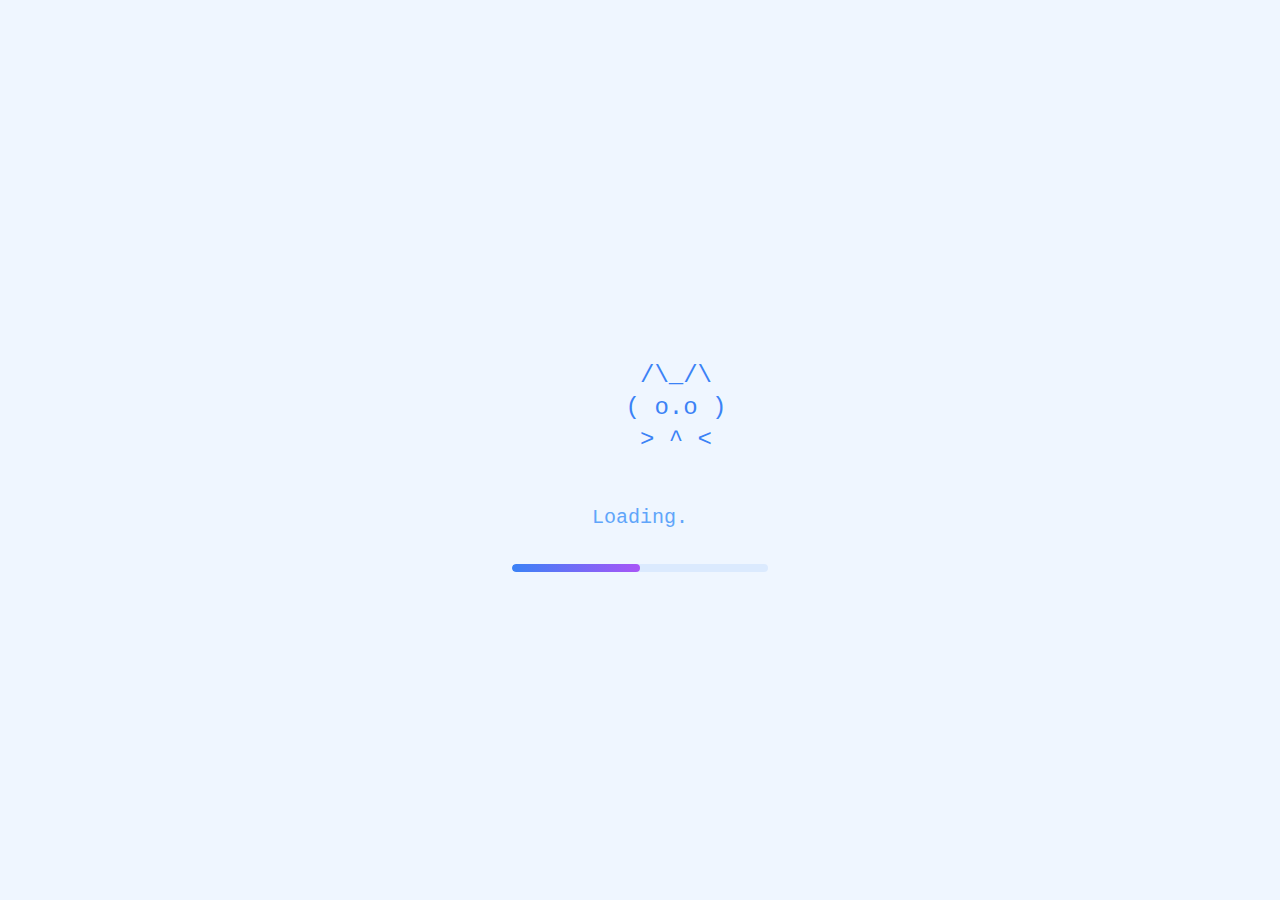
<file: index.html>
<!DOCTYPE html><html lang="en"><head><meta charSet="utf-8"/><meta name="viewport" content="width=device-width, initial-scale=1, maximum-scale=1"/><link rel="preload" href="/_next/static/media/a34f9d1faa5f3315-s.p.woff2" as="font" crossorigin="" type="font/woff2"/><link rel="stylesheet" href="/_next/static/css/9c19f8c022d8974a.css" data-precedence="next"/><link rel="preload" as="script" fetchPriority="low" href="/_next/static/chunks/webpack-9682978e3e09731c.js"/><script src="/_next/static/chunks/4bd1b696-92f787ce67d7893e.js" async=""></script><script src="/_next/static/chunks/684-9378a60d2621f814.js" async=""></script><script src="/_next/static/chunks/main-app-b97aabea98500707.js" async=""></script><script src="/_next/static/chunks/app/layout-b9c473056de4b65e.js" async=""></script><script src="/_next/static/chunks/874-450ef3267553834d.js" async=""></script><script src="/_next/static/chunks/app/not-found-6ad73cf619e9a102.js" async=""></script><script src="/_next/static/chunks/196-1928f18f82566715.js" async=""></script><script src="/_next/static/chunks/app/page-bb29dcb8f7e8f887.js" async=""></script><meta name="next-size-adjust" content=""/><meta name="theme-color" media="(prefers-color-scheme: light)" content="#ffffff"/><meta name="theme-color" media="(prefers-color-scheme: dark)" content="#000000"/><title>.fumiya.tsx</title><meta name="description" content="A developer portfolio with anime aesthetics and interactive features"/><link rel="author" href="https://animedevportfolio.vercel.app"/><meta name="author" content="Anime Dev"/><link rel="manifest" href="/manifest.json"/><meta name="generator" content="v0.dev"/><meta name="keywords" content="developer portfolio,anime,react,next.js,typescript,tailwindcss,framer motion,interactive"/><meta name="creator" content="Anime Dev"/><meta property="og:title" content=".fumiya.tsx"/><meta property="og:description" content="A developer portfolio with anime aesthetics and interactive features"/><meta property="og:url" content="https://animedevportfolio.vercel.app/"/><meta property="og:site_name" content=".fumiya.tsx"/><meta property="og:locale" content="en_US"/><meta property="og:image" content="https://animedevportfolio.vercel.app/og.png"/><meta property="og:image:width" content="1200"/><meta property="og:image:height" content="630"/><meta property="og:image:alt" content=".fumiya.tsx"/><meta property="og:type" content="website"/><meta name="twitter:card" content="summary_large_image"/><meta name="twitter:creator" content="Anime Dev"/><meta name="twitter:title" content=".fumiya.tsx"/><meta name="twitter:description" content="A developer portfolio with anime aesthetics and interactive features"/><meta name="twitter:image" content="https://animedevportfolio.vercel.app/og.png"/><link rel="shortcut icon" href="/favicon-16x16.png"/><link rel="icon" href="/favicon.ico"/><link rel="apple-touch-icon" href="/apple-touch-icon.png"/><script src="/_next/static/chunks/polyfills-42372ed130431b0a.js" noModule=""></script></head><body class="__className_d65c78"><div class="fixed inset-0 flex flex-col items-center justify-center z-50 bg-blue-50" style="background:#EFF6FF"><pre class="font-mono text-xl md:text-2xl whitespace-pre text-blue-500">

    ⠋⠙⠹⠸⠼⠴⠦⠧⠇⠏
    ⣾⣽⣻⢿⡿⣟⣯⣷
    </pre><div class="font-mono mt-4 text-xl text-blue-400">Loading</div><div class="mt-8 w-64 h-2 rounded-full overflow-hidden bg-blue-100"><div class="h-full rounded-full" style="width:0%;transition:width 0.3s ease-in-out;background:linear-gradient(to right, #3B82F6, #A855F7)"></div></div></div><script src="/_next/static/chunks/webpack-9682978e3e09731c.js" async=""></script><script>(self.__next_f=self.__next_f||[]).push([0])</script><script>self.__next_f.push([1,"1:\"$Sreact.fragment\"\n2:I[7636,[\"177\",\"static/chunks/app/layout-b9c473056de4b65e.js\"],\"ThemeProvider\"]\n3:I[3832,[\"177\",\"static/chunks/app/layout-b9c473056de4b65e.js\"],\"LanguageProvider\"]\n4:I[7555,[],\"\"]\n5:I[1295,[],\"\"]\n6:I[6874,[\"874\",\"static/chunks/874-450ef3267553834d.js\",\"345\",\"static/chunks/app/not-found-6ad73cf619e9a102.js\"],\"\"]\n7:I[894,[],\"ClientPageRoot\"]\n8:I[8020,[\"874\",\"static/chunks/874-450ef3267553834d.js\",\"196\",\"static/chunks/196-1928f18f82566715.js\",\"974\",\"static/chunks/app/page-bb29dcb8f7e8f887.js\"],\"default\"]\nb:I[9665,[],\"OutletBoundary\"]\ne:I[9665,[],\"ViewportBoundary\"]\n10:I[9665,[],\"MetadataBoundary\"]\n12:I[6614,[],\"\"]\n:HL[\"/_next/static/media/a34f9d1faa5f3315-s.p.woff2\",\"font\",{\"crossOrigin\":\"\",\"type\":\"font/woff2\"}]\n:HL[\"/_next/static/css/9c19f8c022d8974a.css\",\"style\"]\n"])</script><script>self.__next_f.push([1,"0:{\"P\":null,\"b\":\"2Cj1ynShgoH3IIO2gsKl9\",\"p\":\"\",\"c\":[\"\",\"\"],\"i\":false,\"f\":[[[\"\",{\"children\":[\"__PAGE__\",{}]},\"$undefined\",\"$undefined\",true],[\"\",[\"$\",\"$1\",\"c\",{\"children\":[[[\"$\",\"link\",\"0\",{\"rel\":\"stylesheet\",\"href\":\"/_next/static/css/9c19f8c022d8974a.css\",\"precedence\":\"next\",\"crossOrigin\":\"$undefined\",\"nonce\":\"$undefined\"}]],[\"$\",\"html\",null,{\"lang\":\"en\",\"suppressHydrationWarning\":true,\"children\":[[\"$\",\"head\",null,{}],[\"$\",\"body\",null,{\"className\":\"__className_d65c78\",\"suppressHydrationWarning\":true,\"children\":[\"$\",\"$L2\",null,{\"children\":[\"$\",\"$L3\",null,{\"children\":[\"$\",\"$L4\",null,{\"parallelRouterKey\":\"children\",\"error\":\"$undefined\",\"errorStyles\":\"$undefined\",\"errorScripts\":\"$undefined\",\"template\":[\"$\",\"$L5\",null,{}],\"templateStyles\":\"$undefined\",\"templateScripts\":\"$undefined\",\"notFound\":[[\"$\",\"div\",null,{\"className\":\"min-h-screen bg-gradient-to-br from-blue-50 to-purple-50 flex flex-col items-center justify-center p-4\",\"children\":[\"$\",\"div\",null,{\"className\":\"max-w-md w-full bg-white rounded-xl shadow-lg p-8 text-center\",\"children\":[[\"$\",\"h1\",null,{\"className\":\"text-6xl font-bold text-blue-600 mb-4\",\"children\":\"404\"}],[\"$\",\"h2\",null,{\"className\":\"text-2xl font-semibold text-gray-800 mb-4\",\"children\":\"Page Not Found\"}],[\"$\",\"p\",null,{\"className\":\"text-gray-600 mb-8\",\"children\":\"The page you're looking for doesn't exist or has been moved to another URL.\"}],[\"$\",\"div\",null,{\"className\":\"flex flex-col sm:flex-row gap-4 justify-center\",\"children\":[[\"$\",\"$L6\",null,{\"href\":\"/\",\"className\":\"px-6 py-2 bg-blue-600 text-white rounded-md hover:bg-blue-700 transition-colors\",\"children\":\"Go Home\"}],[\"$\",\"$L6\",null,{\"href\":\"/wiki/\",\"className\":\"px-6 py-2 bg-gray-200 text-gray-800 rounded-md hover:bg-gray-300 transition-colors\",\"children\":\"Visit Wiki\"}]]}],[\"$\",\"div\",null,{\"className\":\"mt-8\",\"children\":[\"$\",\"a\",null,{\"href\":\"https://github.com/animedevportfolio/animedevportfolio\",\"target\":\"_blank\",\"rel\":\"noopener noreferrer\",\"className\":\"text-blue-500 hover:text-blue-700 transition-colors\",\"children\":\"GitHub Repository\"}]}]]}]}],[]],\"forbidden\":\"$undefined\",\"unauthorized\":\"$undefined\"}]}]}]}]]}]]}],{\"children\":[\"__PAGE__\",[\"$\",\"$1\",\"c\",{\"children\":[[\"$\",\"$L7\",null,{\"Component\":\"$8\",\"searchParams\":{},\"params\":{},\"promises\":[\"$@9\",\"$@a\"]}],\"$undefined\",null,[\"$\",\"$Lb\",null,{\"children\":[\"$Lc\",\"$Ld\",null]}]]}],{},null,false]},null,false],[\"$\",\"$1\",\"h\",{\"children\":[null,[\"$\",\"$1\",\"xlb0Row3_AjZr0rGtp3dz\",{\"children\":[[\"$\",\"$Le\",null,{\"children\":\"$Lf\"}],[\"$\",\"meta\",null,{\"name\":\"next-size-adjust\",\"content\":\"\"}]]}],[\"$\",\"$L10\",null,{\"children\":\"$L11\"}]]}],false]],\"m\":\"$undefined\",\"G\":[\"$12\",\"$undefined\"],\"s\":false,\"S\":true}\n"])</script><script>self.__next_f.push([1,"9:{}\na:{}\n"])</script><script>self.__next_f.push([1,"f:[[\"$\",\"meta\",\"0\",{\"charSet\":\"utf-8\"}],[\"$\",\"meta\",\"1\",{\"name\":\"viewport\",\"content\":\"width=device-width, initial-scale=1, maximum-scale=1\"}],[\"$\",\"meta\",\"2\",{\"name\":\"theme-color\",\"media\":\"(prefers-color-scheme: light)\",\"content\":\"#ffffff\"}],[\"$\",\"meta\",\"3\",{\"name\":\"theme-color\",\"media\":\"(prefers-color-scheme: dark)\",\"content\":\"#000000\"}]]\nc:null\n"])</script><script>self.__next_f.push([1,"d:null\n"])</script><script>self.__next_f.push([1,"11:[[\"$\",\"title\",\"0\",{\"children\":\".fumiya.tsx\"}],[\"$\",\"meta\",\"1\",{\"name\":\"description\",\"content\":\"A developer portfolio with anime aesthetics and interactive features\"}],[\"$\",\"link\",\"2\",{\"rel\":\"author\",\"href\":\"https://animedevportfolio.vercel.app\"}],[\"$\",\"meta\",\"3\",{\"name\":\"author\",\"content\":\"Anime Dev\"}],[\"$\",\"link\",\"4\",{\"rel\":\"manifest\",\"href\":\"/manifest.json\",\"crossOrigin\":\"$undefined\"}],[\"$\",\"meta\",\"5\",{\"name\":\"generator\",\"content\":\"v0.dev\"}],[\"$\",\"meta\",\"6\",{\"name\":\"keywords\",\"content\":\"developer portfolio,anime,react,next.js,typescript,tailwindcss,framer motion,interactive\"}],[\"$\",\"meta\",\"7\",{\"name\":\"creator\",\"content\":\"Anime Dev\"}],[\"$\",\"meta\",\"8\",{\"property\":\"og:title\",\"content\":\".fumiya.tsx\"}],[\"$\",\"meta\",\"9\",{\"property\":\"og:description\",\"content\":\"A developer portfolio with anime aesthetics and interactive features\"}],[\"$\",\"meta\",\"10\",{\"property\":\"og:url\",\"content\":\"https://animedevportfolio.vercel.app/\"}],[\"$\",\"meta\",\"11\",{\"property\":\"og:site_name\",\"content\":\".fumiya.tsx\"}],[\"$\",\"meta\",\"12\",{\"property\":\"og:locale\",\"content\":\"en_US\"}],[\"$\",\"meta\",\"13\",{\"property\":\"og:image\",\"content\":\"https://animedevportfolio.vercel.app/og.png\"}],[\"$\",\"meta\",\"14\",{\"property\":\"og:image:width\",\"content\":\"1200\"}],[\"$\",\"meta\",\"15\",{\"property\":\"og:image:height\",\"content\":\"630\"}],[\"$\",\"meta\",\"16\",{\"property\":\"og:image:alt\",\"content\":\".fumiya.tsx\"}],[\"$\",\"meta\",\"17\",{\"property\":\"og:type\",\"content\":\"website\"}],[\"$\",\"meta\",\"18\",{\"name\":\"twitter:card\",\"content\":\"summary_large_image\"}],[\"$\",\"meta\",\"19\",{\"name\":\"twitter:creator\",\"content\":\"Anime Dev\"}],[\"$\",\"meta\",\"20\",{\"name\":\"twitter:title\",\"content\":\".fumiya.tsx\"}],[\"$\",\"meta\",\"21\",{\"name\":\"twitter:description\",\"content\":\"A developer portfolio with anime aesthetics and interactive features\"}],[\"$\",\"meta\",\"22\",{\"name\":\"twitter:image\",\"content\":\"https://animedevportfolio.vercel.app/og.png\"}],[\"$\",\"link\",\"23\",{\"rel\":\"shortcut icon\",\"href\":\"/favicon-16x16.png\"}],[\"$\",\"link\",\"24\",{\"rel\":\"icon\",\"href\":\"/favicon.ico\"}],[\"$\",\"link\",\"25\",{\"rel\":\"apple-touch-icon\",\"href\":\"/apple-touch-icon.png\"}]]\n"])</script></body></html>
</file>
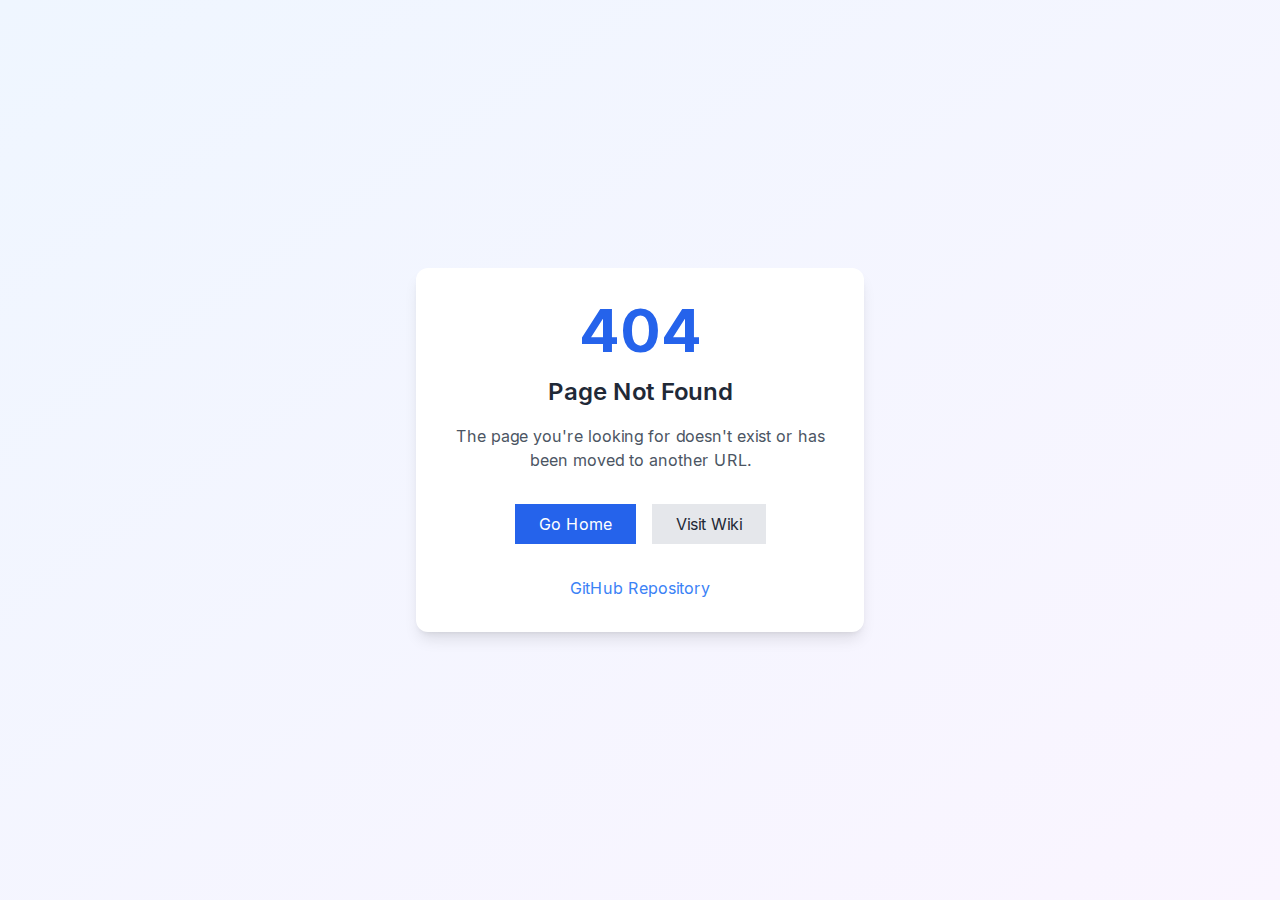
<file: 404/index.html>
<!DOCTYPE html><html lang="en"><head><meta charSet="utf-8"/><meta name="viewport" content="width=device-width, initial-scale=1, maximum-scale=1"/><link rel="preload" href="/_next/static/media/a34f9d1faa5f3315-s.p.woff2" as="font" crossorigin="" type="font/woff2"/><link rel="stylesheet" href="/_next/static/css/9c19f8c022d8974a.css" data-precedence="next"/><link rel="preload" as="script" fetchPriority="low" href="/_next/static/chunks/webpack-9682978e3e09731c.js"/><script src="/_next/static/chunks/4bd1b696-92f787ce67d7893e.js" async=""></script><script src="/_next/static/chunks/684-9378a60d2621f814.js" async=""></script><script src="/_next/static/chunks/main-app-b97aabea98500707.js" async=""></script><script src="/_next/static/chunks/app/layout-b9c473056de4b65e.js" async=""></script><script src="/_next/static/chunks/874-450ef3267553834d.js" async=""></script><script src="/_next/static/chunks/app/not-found-6ad73cf619e9a102.js" async=""></script><meta name="robots" content="noindex"/><meta name="next-size-adjust" content=""/><meta name="theme-color" media="(prefers-color-scheme: light)" content="#ffffff"/><meta name="theme-color" media="(prefers-color-scheme: dark)" content="#000000"/><title>.fumiya.tsx</title><meta name="description" content="A developer portfolio with anime aesthetics and interactive features"/><link rel="author" href="https://animedevportfolio.vercel.app"/><meta name="author" content="Anime Dev"/><link rel="manifest" href="/manifest.json"/><meta name="generator" content="v0.dev"/><meta name="keywords" content="developer portfolio,anime,react,next.js,typescript,tailwindcss,framer motion,interactive"/><meta name="creator" content="Anime Dev"/><meta property="og:title" content=".fumiya.tsx"/><meta property="og:description" content="A developer portfolio with anime aesthetics and interactive features"/><meta property="og:url" content="https://animedevportfolio.vercel.app/"/><meta property="og:site_name" content=".fumiya.tsx"/><meta property="og:locale" content="en_US"/><meta property="og:image" content="https://animedevportfolio.vercel.app/og.png"/><meta property="og:image:width" content="1200"/><meta property="og:image:height" content="630"/><meta property="og:image:alt" content=".fumiya.tsx"/><meta property="og:type" content="website"/><meta name="twitter:card" content="summary_large_image"/><meta name="twitter:creator" content="Anime Dev"/><meta name="twitter:title" content=".fumiya.tsx"/><meta name="twitter:description" content="A developer portfolio with anime aesthetics and interactive features"/><meta name="twitter:image" content="https://animedevportfolio.vercel.app/og.png"/><link rel="shortcut icon" href="/favicon-16x16.png"/><link rel="icon" href="/favicon.ico"/><link rel="apple-touch-icon" href="/apple-touch-icon.png"/><script src="/_next/static/chunks/polyfills-42372ed130431b0a.js" noModule=""></script></head><body class="__className_d65c78"><div class="min-h-screen bg-gradient-to-br from-blue-50 to-purple-50 flex flex-col items-center justify-center p-4"><div class="max-w-md w-full bg-white rounded-xl shadow-lg p-8 text-center"><h1 class="text-6xl font-bold text-blue-600 mb-4">404</h1><h2 class="text-2xl font-semibold text-gray-800 mb-4">Page Not Found</h2><p class="text-gray-600 mb-8">The page you&#x27;re looking for doesn&#x27;t exist or has been moved to another URL.</p><div class="flex flex-col sm:flex-row gap-4 justify-center"><a class="px-6 py-2 bg-blue-600 text-white rounded-md hover:bg-blue-700 transition-colors" href="/">Go Home</a><a class="px-6 py-2 bg-gray-200 text-gray-800 rounded-md hover:bg-gray-300 transition-colors" href="/wiki/">Visit Wiki</a></div><div class="mt-8"><a href="https://github.com/animedevportfolio/animedevportfolio" target="_blank" rel="noopener noreferrer" class="text-blue-500 hover:text-blue-700 transition-colors">GitHub Repository</a></div></div></div><script src="/_next/static/chunks/webpack-9682978e3e09731c.js" async=""></script><script>(self.__next_f=self.__next_f||[]).push([0])</script><script>self.__next_f.push([1,"1:\"$Sreact.fragment\"\n2:I[7636,[\"177\",\"static/chunks/app/layout-b9c473056de4b65e.js\"],\"ThemeProvider\"]\n3:I[3832,[\"177\",\"static/chunks/app/layout-b9c473056de4b65e.js\"],\"LanguageProvider\"]\n4:I[7555,[],\"\"]\n5:I[1295,[],\"\"]\n6:I[6874,[\"874\",\"static/chunks/874-450ef3267553834d.js\",\"345\",\"static/chunks/app/not-found-6ad73cf619e9a102.js\"],\"\"]\n7:I[9665,[],\"OutletBoundary\"]\na:I[9665,[],\"ViewportBoundary\"]\nc:I[9665,[],\"MetadataBoundary\"]\ne:I[6614,[],\"\"]\n:HL[\"/_next/static/media/a34f9d1faa5f3315-s.p.woff2\",\"font\",{\"crossOrigin\":\"\",\"type\":\"font/woff2\"}]\n:HL[\"/_next/static/css/9c19f8c022d8974a.css\",\"style\"]\n"])</script><script>self.__next_f.push([1,"0:{\"P\":null,\"b\":\"2Cj1ynShgoH3IIO2gsKl9\",\"p\":\"\",\"c\":[\"\",\"_not-found\",\"\"],\"i\":false,\"f\":[[[\"\",{\"children\":[\"/_not-found\",{\"children\":[\"__PAGE__\",{}]}]},\"$undefined\",\"$undefined\",true],[\"\",[\"$\",\"$1\",\"c\",{\"children\":[[[\"$\",\"link\",\"0\",{\"rel\":\"stylesheet\",\"href\":\"/_next/static/css/9c19f8c022d8974a.css\",\"precedence\":\"next\",\"crossOrigin\":\"$undefined\",\"nonce\":\"$undefined\"}]],[\"$\",\"html\",null,{\"lang\":\"en\",\"suppressHydrationWarning\":true,\"children\":[[\"$\",\"head\",null,{}],[\"$\",\"body\",null,{\"className\":\"__className_d65c78\",\"suppressHydrationWarning\":true,\"children\":[\"$\",\"$L2\",null,{\"children\":[\"$\",\"$L3\",null,{\"children\":[\"$\",\"$L4\",null,{\"parallelRouterKey\":\"children\",\"error\":\"$undefined\",\"errorStyles\":\"$undefined\",\"errorScripts\":\"$undefined\",\"template\":[\"$\",\"$L5\",null,{}],\"templateStyles\":\"$undefined\",\"templateScripts\":\"$undefined\",\"notFound\":[[\"$\",\"div\",null,{\"className\":\"min-h-screen bg-gradient-to-br from-blue-50 to-purple-50 flex flex-col items-center justify-center p-4\",\"children\":[\"$\",\"div\",null,{\"className\":\"max-w-md w-full bg-white rounded-xl shadow-lg p-8 text-center\",\"children\":[[\"$\",\"h1\",null,{\"className\":\"text-6xl font-bold text-blue-600 mb-4\",\"children\":\"404\"}],[\"$\",\"h2\",null,{\"className\":\"text-2xl font-semibold text-gray-800 mb-4\",\"children\":\"Page Not Found\"}],[\"$\",\"p\",null,{\"className\":\"text-gray-600 mb-8\",\"children\":\"The page you're looking for doesn't exist or has been moved to another URL.\"}],[\"$\",\"div\",null,{\"className\":\"flex flex-col sm:flex-row gap-4 justify-center\",\"children\":[[\"$\",\"$L6\",null,{\"href\":\"/\",\"className\":\"px-6 py-2 bg-blue-600 text-white rounded-md hover:bg-blue-700 transition-colors\",\"children\":\"Go Home\"}],[\"$\",\"$L6\",null,{\"href\":\"/wiki/\",\"className\":\"px-6 py-2 bg-gray-200 text-gray-800 rounded-md hover:bg-gray-300 transition-colors\",\"children\":\"Visit Wiki\"}]]}],[\"$\",\"div\",null,{\"className\":\"mt-8\",\"children\":[\"$\",\"a\",null,{\"href\":\"https://github.com/animedevportfolio/animedevportfolio\",\"target\":\"_blank\",\"rel\":\"noopener noreferrer\",\"className\":\"text-blue-500 hover:text-blue-700 transition-colors\",\"children\":\"GitHub Repository\"}]}]]}]}],[]],\"forbidden\":\"$undefined\",\"unauthorized\":\"$undefined\"}]}]}]}]]}]]}],{\"children\":[\"/_not-found\",[\"$\",\"$1\",\"c\",{\"children\":[null,[\"$\",\"$L4\",null,{\"parallelRouterKey\":\"children\",\"error\":\"$undefined\",\"errorStyles\":\"$undefined\",\"errorScripts\":\"$undefined\",\"template\":[\"$\",\"$L5\",null,{}],\"templateStyles\":\"$undefined\",\"templateScripts\":\"$undefined\",\"notFound\":\"$undefined\",\"forbidden\":\"$undefined\",\"unauthorized\":\"$undefined\"}]]}],{\"children\":[\"__PAGE__\",[\"$\",\"$1\",\"c\",{\"children\":[[\"$\",\"div\",null,{\"className\":\"min-h-screen bg-gradient-to-br from-blue-50 to-purple-50 flex flex-col items-center justify-center p-4\",\"children\":[\"$\",\"div\",null,{\"className\":\"max-w-md w-full bg-white rounded-xl shadow-lg p-8 text-center\",\"children\":[[\"$\",\"h1\",null,{\"className\":\"text-6xl font-bold text-blue-600 mb-4\",\"children\":\"404\"}],[\"$\",\"h2\",null,{\"className\":\"text-2xl font-semibold text-gray-800 mb-4\",\"children\":\"Page Not Found\"}],[\"$\",\"p\",null,{\"className\":\"text-gray-600 mb-8\",\"children\":\"The page you're looking for doesn't exist or has been moved to another URL.\"}],[\"$\",\"div\",null,{\"className\":\"flex flex-col sm:flex-row gap-4 justify-center\",\"children\":[[\"$\",\"$L6\",null,{\"href\":\"/\",\"className\":\"px-6 py-2 bg-blue-600 text-white rounded-md hover:bg-blue-700 transition-colors\",\"children\":\"Go Home\"}],[\"$\",\"$L6\",null,{\"href\":\"/wiki/\",\"className\":\"px-6 py-2 bg-gray-200 text-gray-800 rounded-md hover:bg-gray-300 transition-colors\",\"children\":\"Visit Wiki\"}]]}],[\"$\",\"div\",null,{\"className\":\"mt-8\",\"children\":[\"$\",\"a\",null,{\"href\":\"https://github.com/animedevportfolio/animedevportfolio\",\"target\":\"_blank\",\"rel\":\"noopener noreferrer\",\"className\":\"text-blue-500 hover:text-blue-700 transition-colors\",\"children\":\"GitHub Repository\"}]}]]}]}],\"$undefined\",null,[\"$\",\"$L7\",null,{\"children\":[\"$L8\",\"$L9\",null]}]]}],{},null,false]},null,false]},null,false],[\"$\",\"$1\",\"h\",{\"children\":[[\"$\",\"meta\",null,{\"name\":\"robots\",\"content\":\"noindex\"}],[\"$\",\"$1\",\"Y4UI8dMCCjpQgcV24-64q\",{\"children\":[[\"$\",\"$La\",null,{\"children\":\"$Lb\"}],[\"$\",\"meta\",null,{\"name\":\"next-size-adjust\",\"content\":\"\"}]]}],[\"$\",\"$Lc\",null,{\"children\":\"$Ld\"}]]}],false]],\"m\":\"$undefined\",\"G\":[\"$e\",\"$undefined\"],\"s\":false,\"S\":true}\n"])</script><script>self.__next_f.push([1,"b:[[\"$\",\"meta\",\"0\",{\"charSet\":\"utf-8\"}],[\"$\",\"meta\",\"1\",{\"name\":\"viewport\",\"content\":\"width=device-width, initial-scale=1, maximum-scale=1\"}],[\"$\",\"meta\",\"2\",{\"name\":\"theme-color\",\"media\":\"(prefers-color-scheme: light)\",\"content\":\"#ffffff\"}],[\"$\",\"meta\",\"3\",{\"name\":\"theme-color\",\"media\":\"(prefers-color-scheme: dark)\",\"content\":\"#000000\"}]]\n8:null\n"])</script><script>self.__next_f.push([1,"9:null\n"])</script><script>self.__next_f.push([1,"d:[[\"$\",\"title\",\"0\",{\"children\":\".fumiya.tsx\"}],[\"$\",\"meta\",\"1\",{\"name\":\"description\",\"content\":\"A developer portfolio with anime aesthetics and interactive features\"}],[\"$\",\"link\",\"2\",{\"rel\":\"author\",\"href\":\"https://animedevportfolio.vercel.app\"}],[\"$\",\"meta\",\"3\",{\"name\":\"author\",\"content\":\"Anime Dev\"}],[\"$\",\"link\",\"4\",{\"rel\":\"manifest\",\"href\":\"/manifest.json\",\"crossOrigin\":\"$undefined\"}],[\"$\",\"meta\",\"5\",{\"name\":\"generator\",\"content\":\"v0.dev\"}],[\"$\",\"meta\",\"6\",{\"name\":\"keywords\",\"content\":\"developer portfolio,anime,react,next.js,typescript,tailwindcss,framer motion,interactive\"}],[\"$\",\"meta\",\"7\",{\"name\":\"creator\",\"content\":\"Anime Dev\"}],[\"$\",\"meta\",\"8\",{\"property\":\"og:title\",\"content\":\".fumiya.tsx\"}],[\"$\",\"meta\",\"9\",{\"property\":\"og:description\",\"content\":\"A developer portfolio with anime aesthetics and interactive features\"}],[\"$\",\"meta\",\"10\",{\"property\":\"og:url\",\"content\":\"https://animedevportfolio.vercel.app/\"}],[\"$\",\"meta\",\"11\",{\"property\":\"og:site_name\",\"content\":\".fumiya.tsx\"}],[\"$\",\"meta\",\"12\",{\"property\":\"og:locale\",\"content\":\"en_US\"}],[\"$\",\"meta\",\"13\",{\"property\":\"og:image\",\"content\":\"https://animedevportfolio.vercel.app/og.png\"}],[\"$\",\"meta\",\"14\",{\"property\":\"og:image:width\",\"content\":\"1200\"}],[\"$\",\"meta\",\"15\",{\"property\":\"og:image:height\",\"content\":\"630\"}],[\"$\",\"meta\",\"16\",{\"property\":\"og:image:alt\",\"content\":\".fumiya.tsx\"}],[\"$\",\"meta\",\"17\",{\"property\":\"og:type\",\"content\":\"website\"}],[\"$\",\"meta\",\"18\",{\"name\":\"twitter:card\",\"content\":\"summary_large_image\"}],[\"$\",\"meta\",\"19\",{\"name\":\"twitter:creator\",\"content\":\"Anime Dev\"}],[\"$\",\"meta\",\"20\",{\"name\":\"twitter:title\",\"content\":\".fumiya.tsx\"}],[\"$\",\"meta\",\"21\",{\"name\":\"twitter:description\",\"content\":\"A developer portfolio with anime aesthetics and interactive features\"}],[\"$\",\"meta\",\"22\",{\"name\":\"twitter:image\",\"content\":\"https://animedevportfolio.vercel.app/og.png\"}],[\"$\",\"link\",\"23\",{\"rel\":\"shortcut icon\",\"href\":\"/favicon-16x16.png\"}],[\"$\",\"link\",\"24\",{\"rel\":\"icon\",\"href\":\"/favicon.ico\"}],[\"$\",\"link\",\"25\",{\"rel\":\"apple-touch-icon\",\"href\":\"/apple-touch-icon.png\"}]]\n"])</script></body></html>
</file>
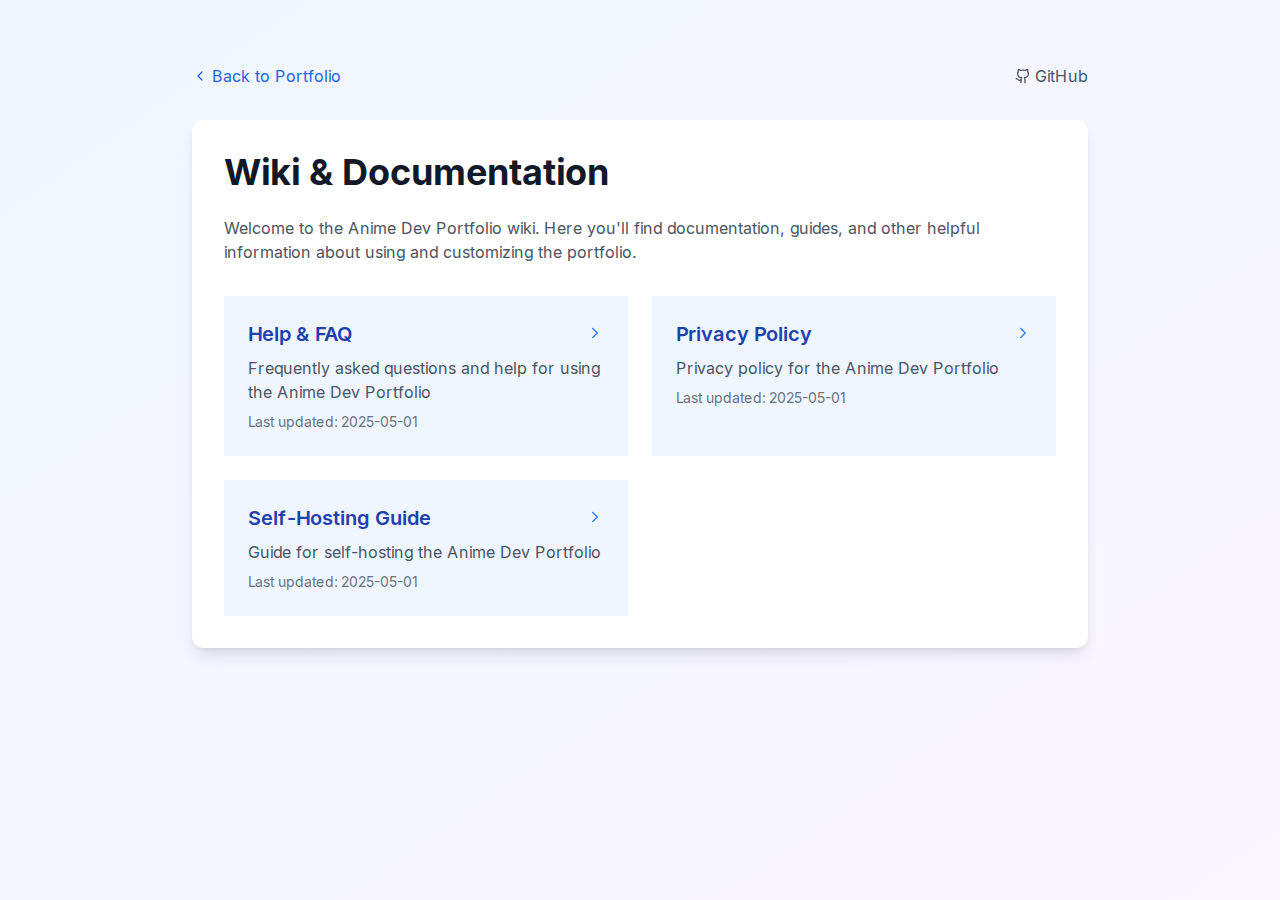
<file: wiki/index.html>
<!DOCTYPE html><html lang="en"><head><meta charSet="utf-8"/><meta name="viewport" content="width=device-width, initial-scale=1, maximum-scale=1"/><link rel="preload" href="/_next/static/media/a34f9d1faa5f3315-s.p.woff2" as="font" crossorigin="" type="font/woff2"/><link rel="stylesheet" href="/_next/static/css/9c19f8c022d8974a.css" data-precedence="next"/><link rel="preload" as="script" fetchPriority="low" href="/_next/static/chunks/webpack-9682978e3e09731c.js"/><script src="/_next/static/chunks/4bd1b696-92f787ce67d7893e.js" async=""></script><script src="/_next/static/chunks/684-9378a60d2621f814.js" async=""></script><script src="/_next/static/chunks/main-app-b97aabea98500707.js" async=""></script><script src="/_next/static/chunks/app/layout-b9c473056de4b65e.js" async=""></script><script src="/_next/static/chunks/874-450ef3267553834d.js" async=""></script><script src="/_next/static/chunks/app/wiki/page-33c19b7887a09def.js" async=""></script><meta name="next-size-adjust" content=""/><meta name="theme-color" media="(prefers-color-scheme: light)" content="#ffffff"/><meta name="theme-color" media="(prefers-color-scheme: dark)" content="#000000"/><title>Wiki | .fumiya.tsx | .fumiya.tsx</title><meta name="description" content="Documentation and guides for the Anime Dev Portfolio"/><link rel="author" href="https://animedevportfolio.vercel.app"/><meta name="author" content="Anime Dev"/><link rel="manifest" href="/manifest.json"/><meta name="generator" content="v0.dev"/><meta name="keywords" content="developer portfolio,anime,react,next.js,typescript,tailwindcss,framer motion,interactive"/><meta name="creator" content="Anime Dev"/><meta property="og:title" content="Wiki | .fumiya.tsx"/><meta property="og:description" content="Documentation and guides for the Anime Dev Portfolio"/><meta property="og:url" content="https://animedevportfolio.vercel.app/wiki/"/><meta property="og:image" content="https://animedevportfolio.vercel.app/og.png"/><meta property="og:image:width" content="1200"/><meta property="og:image:height" content="630"/><meta property="og:image:alt" content="Anime Dev Portfolio Wiki"/><meta name="twitter:card" content="summary_large_image"/><meta name="twitter:creator" content="Anime Dev"/><meta name="twitter:title" content="Wiki | .fumiya.tsx"/><meta name="twitter:description" content="Documentation and guides for the Anime Dev Portfolio"/><meta name="twitter:image" content="https://animedevportfolio.vercel.app/og.png"/><link rel="shortcut icon" href="/favicon-16x16.png"/><link rel="icon" href="/favicon.ico"/><link rel="apple-touch-icon" href="/apple-touch-icon.png"/><script src="/_next/static/chunks/polyfills-42372ed130431b0a.js" noModule=""></script></head><body class="__className_d65c78"><div class="min-h-screen bg-gradient-to-br from-blue-50 to-purple-50 py-16 px-4 md:px-8"><div class="max-w-4xl mx-auto"><div class="mb-8 flex items-center justify-between"><a class="flex items-center text-blue-600 hover:text-blue-800 transition-colors" href="/"><svg xmlns="http://www.w3.org/2000/svg" width="16" height="16" viewBox="0 0 24 24" fill="none" stroke="currentColor" stroke-width="2" stroke-linecap="round" stroke-linejoin="round" class="lucide lucide-chevron-left mr-1"><path d="m15 18-6-6 6-6"></path></svg>Back to Portfolio</a><a href="https://github.com/animedevportfolio/animedevportfolio" target="_blank" rel="noopener noreferrer" class="flex items-center text-gray-600 hover:text-gray-800 transition-colors"><svg xmlns="http://www.w3.org/2000/svg" width="16" height="16" viewBox="0 0 24 24" fill="none" stroke="currentColor" stroke-width="2" stroke-linecap="round" stroke-linejoin="round" class="lucide lucide-github mr-1"><path d="M15 22v-4a4.8 4.8 0 0 0-1-3.5c3 0 6-2 6-5.5.08-1.25-.27-2.48-1-3.5.28-1.15.28-2.35 0-3.5 0 0-1 0-3 1.5-2.64-.5-5.36-.5-8 0C6 2 5 2 5 2c-.3 1.15-.3 2.35 0 3.5A5.403 5.403 0 0 0 4 9c0 3.5 3 5.5 6 5.5-.39.49-.68 1.05-.85 1.65-.17.6-.22 1.23-.15 1.85v4"></path><path d="M9 18c-4.51 2-5-2-7-2"></path></svg>GitHub</a></div><div class="bg-white rounded-xl shadow-lg p-6 md:p-8"><h1 class="text-3xl md:text-4xl font-bold text-gray-900 mb-6">Wiki &amp; Documentation</h1><p class="text-gray-600 mb-8">Welcome to the Anime Dev Portfolio wiki. Here you&#x27;ll find documentation, guides, and other helpful information about using and customizing the portfolio.</p><div class="grid gap-6 md:grid-cols-2"><a class="block p-6 bg-blue-50 rounded-lg hover:bg-blue-100 transition-colors" href="/wiki/help/"><div class="flex justify-between items-start"><h2 class="text-xl font-semibold text-blue-800 mb-2">Help &amp; FAQ</h2><svg xmlns="http://www.w3.org/2000/svg" width="18" height="18" viewBox="0 0 24 24" fill="none" stroke="currentColor" stroke-width="2" stroke-linecap="round" stroke-linejoin="round" class="lucide lucide-chevron-right text-blue-500 mt-1"><path d="m9 18 6-6-6-6"></path></svg></div><p class="text-gray-600 mb-2">Frequently asked questions and help for using the Anime Dev Portfolio</p><div class="text-sm text-gray-500">Last updated: <!-- -->2025-05-01</div></a><a class="block p-6 bg-blue-50 rounded-lg hover:bg-blue-100 transition-colors" href="/wiki/privacy/"><div class="flex justify-between items-start"><h2 class="text-xl font-semibold text-blue-800 mb-2">Privacy Policy</h2><svg xmlns="http://www.w3.org/2000/svg" width="18" height="18" viewBox="0 0 24 24" fill="none" stroke="currentColor" stroke-width="2" stroke-linecap="round" stroke-linejoin="round" class="lucide lucide-chevron-right text-blue-500 mt-1"><path d="m9 18 6-6-6-6"></path></svg></div><p class="text-gray-600 mb-2">Privacy policy for the Anime Dev Portfolio</p><div class="text-sm text-gray-500">Last updated: <!-- -->2025-05-01</div></a><a class="block p-6 bg-blue-50 rounded-lg hover:bg-blue-100 transition-colors" href="/wiki/self-hosting/"><div class="flex justify-between items-start"><h2 class="text-xl font-semibold text-blue-800 mb-2">Self-Hosting Guide</h2><svg xmlns="http://www.w3.org/2000/svg" width="18" height="18" viewBox="0 0 24 24" fill="none" stroke="currentColor" stroke-width="2" stroke-linecap="round" stroke-linejoin="round" class="lucide lucide-chevron-right text-blue-500 mt-1"><path d="m9 18 6-6-6-6"></path></svg></div><p class="text-gray-600 mb-2">Guide for self-hosting the Anime Dev Portfolio</p><div class="text-sm text-gray-500">Last updated: <!-- -->2025-05-01</div></a></div></div></div></div><script src="/_next/static/chunks/webpack-9682978e3e09731c.js" async=""></script><script>(self.__next_f=self.__next_f||[]).push([0])</script><script>self.__next_f.push([1,"1:\"$Sreact.fragment\"\n2:I[7636,[\"177\",\"static/chunks/app/layout-b9c473056de4b65e.js\"],\"ThemeProvider\"]\n3:I[3832,[\"177\",\"static/chunks/app/layout-b9c473056de4b65e.js\"],\"LanguageProvider\"]\n4:I[7555,[],\"\"]\n5:I[1295,[],\"\"]\n6:I[6874,[\"874\",\"static/chunks/874-450ef3267553834d.js\",\"23\",\"static/chunks/app/wiki/page-33c19b7887a09def.js\"],\"\"]\n7:I[9665,[],\"OutletBoundary\"]\na:I[9665,[],\"ViewportBoundary\"]\nc:I[9665,[],\"MetadataBoundary\"]\ne:I[6614,[],\"\"]\n:HL[\"/_next/static/media/a34f9d1faa5f3315-s.p.woff2\",\"font\",{\"crossOrigin\":\"\",\"type\":\"font/woff2\"}]\n:HL[\"/_next/static/css/9c19f8c022d8974a.css\",\"style\"]\n"])</script><script>self.__next_f.push([1,"0:{\"P\":null,\"b\":\"2Cj1ynShgoH3IIO2gsKl9\",\"p\":\"\",\"c\":[\"\",\"wiki\",\"\"],\"i\":false,\"f\":[[[\"\",{\"children\":[\"wiki\",{\"children\":[\"__PAGE__\",{}]}]},\"$undefined\",\"$undefined\",true],[\"\",[\"$\",\"$1\",\"c\",{\"children\":[[[\"$\",\"link\",\"0\",{\"rel\":\"stylesheet\",\"href\":\"/_next/static/css/9c19f8c022d8974a.css\",\"precedence\":\"next\",\"crossOrigin\":\"$undefined\",\"nonce\":\"$undefined\"}]],[\"$\",\"html\",null,{\"lang\":\"en\",\"suppressHydrationWarning\":true,\"children\":[[\"$\",\"head\",null,{}],[\"$\",\"body\",null,{\"className\":\"__className_d65c78\",\"suppressHydrationWarning\":true,\"children\":[\"$\",\"$L2\",null,{\"children\":[\"$\",\"$L3\",null,{\"children\":[\"$\",\"$L4\",null,{\"parallelRouterKey\":\"children\",\"error\":\"$undefined\",\"errorStyles\":\"$undefined\",\"errorScripts\":\"$undefined\",\"template\":[\"$\",\"$L5\",null,{}],\"templateStyles\":\"$undefined\",\"templateScripts\":\"$undefined\",\"notFound\":[[\"$\",\"div\",null,{\"className\":\"min-h-screen bg-gradient-to-br from-blue-50 to-purple-50 flex flex-col items-center justify-center p-4\",\"children\":[\"$\",\"div\",null,{\"className\":\"max-w-md w-full bg-white rounded-xl shadow-lg p-8 text-center\",\"children\":[[\"$\",\"h1\",null,{\"className\":\"text-6xl font-bold text-blue-600 mb-4\",\"children\":\"404\"}],[\"$\",\"h2\",null,{\"className\":\"text-2xl font-semibold text-gray-800 mb-4\",\"children\":\"Page Not Found\"}],[\"$\",\"p\",null,{\"className\":\"text-gray-600 mb-8\",\"children\":\"The page you're looking for doesn't exist or has been moved to another URL.\"}],[\"$\",\"div\",null,{\"className\":\"flex flex-col sm:flex-row gap-4 justify-center\",\"children\":[[\"$\",\"$L6\",null,{\"href\":\"/\",\"className\":\"px-6 py-2 bg-blue-600 text-white rounded-md hover:bg-blue-700 transition-colors\",\"children\":\"Go Home\"}],[\"$\",\"$L6\",null,{\"href\":\"/wiki/\",\"className\":\"px-6 py-2 bg-gray-200 text-gray-800 rounded-md hover:bg-gray-300 transition-colors\",\"children\":\"Visit Wiki\"}]]}],[\"$\",\"div\",null,{\"className\":\"mt-8\",\"children\":[\"$\",\"a\",null,{\"href\":\"https://github.com/animedevportfolio/animedevportfolio\",\"target\":\"_blank\",\"rel\":\"noopener noreferrer\",\"className\":\"text-blue-500 hover:text-blue-700 transition-colors\",\"children\":\"GitHub Repository\"}]}]]}]}],[]],\"forbidden\":\"$undefined\",\"unauthorized\":\"$undefined\"}]}]}]}]]}]]}],{\"children\":[\"wiki\",[\"$\",\"$1\",\"c\",{\"children\":[null,[\"$\",\"$L4\",null,{\"parallelRouterKey\":\"children\",\"error\":\"$undefined\",\"errorStyles\":\"$undefined\",\"errorScripts\":\"$undefined\",\"template\":[\"$\",\"$L5\",null,{}],\"templateStyles\":\"$undefined\",\"templateScripts\":\"$undefined\",\"notFound\":\"$undefined\",\"forbidden\":\"$undefined\",\"unauthorized\":\"$undefined\"}]]}],{\"children\":[\"__PAGE__\",[\"$\",\"$1\",\"c\",{\"children\":[[\"$\",\"div\",null,{\"className\":\"min-h-screen bg-gradient-to-br from-blue-50 to-purple-50 py-16 px-4 md:px-8\",\"children\":[\"$\",\"div\",null,{\"className\":\"max-w-4xl mx-auto\",\"children\":[[\"$\",\"div\",null,{\"className\":\"mb-8 flex items-center justify-between\",\"children\":[[\"$\",\"$L6\",null,{\"href\":\"/\",\"className\":\"flex items-center text-blue-600 hover:text-blue-800 transition-colors\",\"children\":[[\"$\",\"svg\",null,{\"ref\":\"$undefined\",\"xmlns\":\"http://www.w3.org/2000/svg\",\"width\":16,\"height\":16,\"viewBox\":\"0 0 24 24\",\"fill\":\"none\",\"stroke\":\"currentColor\",\"strokeWidth\":2,\"strokeLinecap\":\"round\",\"strokeLinejoin\":\"round\",\"className\":\"lucide lucide-chevron-left mr-1\",\"children\":[[\"$\",\"path\",\"1wnfg3\",{\"d\":\"m15 18-6-6 6-6\"}],\"$undefined\"]}],\"Back to Portfolio\"]}],[\"$\",\"a\",null,{\"href\":\"https://github.com/animedevportfolio/animedevportfolio\",\"target\":\"_blank\",\"rel\":\"noopener noreferrer\",\"className\":\"flex items-center text-gray-600 hover:text-gray-800 transition-colors\",\"children\":[[\"$\",\"svg\",null,{\"ref\":\"$undefined\",\"xmlns\":\"http://www.w3.org/2000/svg\",\"width\":16,\"height\":16,\"viewBox\":\"0 0 24 24\",\"fill\":\"none\",\"stroke\":\"currentColor\",\"strokeWidth\":2,\"strokeLinecap\":\"round\",\"strokeLinejoin\":\"round\",\"className\":\"lucide lucide-github mr-1\",\"children\":[[\"$\",\"path\",\"tonef\",{\"d\":\"M15 22v-4a4.8 4.8 0 0 0-1-3.5c3 0 6-2 6-5.5.08-1.25-.27-2.48-1-3.5.28-1.15.28-2.35 0-3.5 0 0-1 0-3 1.5-2.64-.5-5.36-.5-8 0C6 2 5 2 5 2c-.3 1.15-.3 2.35 0 3.5A5.403 5.403 0 0 0 4 9c0 3.5 3 5.5 6 5.5-.39.49-.68 1.05-.85 1.65-.17.6-.22 1.23-.15 1.85v4\"}],[\"$\",\"path\",\"9comsn\",{\"d\":\"M9 18c-4.51 2-5-2-7-2\"}],\"$undefined\"]}],\"GitHub\"]}]]}],[\"$\",\"div\",null,{\"className\":\"bg-white rounded-xl shadow-lg p-6 md:p-8\",\"children\":[[\"$\",\"h1\",null,{\"className\":\"text-3xl md:text-4xl font-bold text-gray-900 mb-6\",\"children\":\"Wiki \u0026 Documentation\"}],[\"$\",\"p\",null,{\"className\":\"text-gray-600 mb-8\",\"children\":\"Welcome to the Anime Dev Portfolio wiki. Here you'll find documentation, guides, and other helpful information about using and customizing the portfolio.\"}],[\"$\",\"div\",null,{\"className\":\"grid gap-6 md:grid-cols-2\",\"children\":[[\"$\",\"$L6\",\"help\",{\"href\":\"/wiki/help/\",\"className\":\"block p-6 bg-blue-50 rounded-lg hover:bg-blue-100 transition-colors\",\"children\":[[\"$\",\"div\",null,{\"className\":\"flex justify-between items-start\",\"children\":[[\"$\",\"h2\",null,{\"className\":\"text-xl font-semibold text-blue-800 mb-2\",\"children\":\"Help \u0026 FAQ\"}],[\"$\",\"svg\",null,{\"ref\":\"$undefined\",\"xmlns\":\"http://www.w3.org/2000/svg\",\"width\":18,\"height\":18,\"viewBox\":\"0 0 24 24\",\"fill\":\"none\",\"stroke\":\"currentColor\",\"strokeWidth\":2,\"strokeLinecap\":\"round\",\"strokeLinejoin\":\"round\",\"className\":\"lucide lucide-chevron-right text-blue-500 mt-1\",\"children\":[[\"$\",\"path\",\"mthhwq\",{\"d\":\"m9 18 6-6-6-6\"}],\"$undefined\"]}]]}],[\"$\",\"p\",null,{\"className\":\"text-gray-600 mb-2\",\"children\":\"Frequently asked questions and help for using the Anime Dev Portfolio\"}],[\"$\",\"div\",null,{\"className\":\"text-sm text-gray-500\",\"children\":[\"Last updated: \",\"2025-05-01\"]}]]}],[\"$\",\"$L6\",\"privacy\",{\"href\":\"/wiki/privacy/\",\"className\":\"block p-6 bg-blue-50 rounded-lg hover:bg-blue-100 transition-colors\",\"children\":[[\"$\",\"div\",null,{\"className\":\"flex justify-between items-start\",\"children\":[[\"$\",\"h2\",null,{\"className\":\"text-xl font-semibold text-blue-800 mb-2\",\"children\":\"Privacy Policy\"}],[\"$\",\"svg\",null,{\"ref\":\"$undefined\",\"xmlns\":\"http://www.w3.org/2000/svg\",\"width\":18,\"height\":18,\"viewBox\":\"0 0 24 24\",\"fill\":\"none\",\"stroke\":\"currentColor\",\"strokeWidth\":2,\"strokeLinecap\":\"round\",\"strokeLinejoin\":\"round\",\"className\":\"lucide lucide-chevron-right text-blue-500 mt-1\",\"children\":[[\"$\",\"path\",\"mthhwq\",{\"d\":\"m9 18 6-6-6-6\"}],\"$undefined\"]}]]}],[\"$\",\"p\",null,{\"className\":\"text-gray-600 mb-2\",\"children\":\"Privacy policy for the Anime Dev Portfolio\"}],[\"$\",\"div\",null,{\"className\":\"text-sm text-gray-500\",\"children\":[\"Last updated: \",\"2025-05-01\"]}]]}],[\"$\",\"$L6\",\"self-hosting\",{\"href\":\"/wiki/self-hosting/\",\"className\":\"block p-6 bg-blue-50 rounded-lg hover:bg-blue-100 transition-colors\",\"children\":[[\"$\",\"div\",null,{\"className\":\"flex justify-between items-start\",\"children\":[[\"$\",\"h2\",null,{\"className\":\"text-xl font-semibold text-blue-800 mb-2\",\"children\":\"Self-Hosting Guide\"}],[\"$\",\"svg\",null,{\"ref\":\"$undefined\",\"xmlns\":\"http://www.w3.org/2000/svg\",\"width\":18,\"height\":18,\"viewBox\":\"0 0 24 24\",\"fill\":\"none\",\"stroke\":\"currentColor\",\"strokeWidth\":2,\"strokeLinecap\":\"round\",\"strokeLinejoin\":\"round\",\"className\":\"lucide lucide-chevron-right text-blue-500 mt-1\",\"children\":[[\"$\",\"path\",\"mthhwq\",{\"d\":\"m9 18 6-6-6-6\"}],\"$undefined\"]}]]}],[\"$\",\"p\",null,{\"className\":\"text-gray-600 mb-2\",\"children\":\"Guide for self-hosting the Anime Dev Portfolio\"}],[\"$\",\"div\",null,{\"className\":\"text-sm text-gray-500\",\"children\":[\"Last updated: \",\"2025-05-01\"]}]]}]]}]]}]]}]}],\"$undefined\",null,[\"$\",\"$L7\",null,{\"children\":[\"$L8\",\"$L9\",null]}]]}],{},null,false]},null,false]},null,false],[\"$\",\"$1\",\"h\",{\"children\":[null,[\"$\",\"$1\",\"ccQKNM8QWiteSyMEogsTF\",{\"children\":[[\"$\",\"$La\",null,{\"children\":\"$Lb\"}],[\"$\",\"meta\",null,{\"name\":\"next-size-adjust\",\"content\":\"\"}]]}],[\"$\",\"$Lc\",null,{\"children\":\"$Ld\"}]]}],false]],\"m\":\"$undefined\",\"G\":[\"$e\",\"$undefined\"],\"s\":false,\"S\":true}\n"])</script><script>self.__next_f.push([1,"b:[[\"$\",\"meta\",\"0\",{\"charSet\":\"utf-8\"}],[\"$\",\"meta\",\"1\",{\"name\":\"viewport\",\"content\":\"width=device-width, initial-scale=1, maximum-scale=1\"}],[\"$\",\"meta\",\"2\",{\"name\":\"theme-color\",\"media\":\"(prefers-color-scheme: light)\",\"content\":\"#ffffff\"}],[\"$\",\"meta\",\"3\",{\"name\":\"theme-color\",\"media\":\"(prefers-color-scheme: dark)\",\"content\":\"#000000\"}]]\n8:null\n"])</script><script>self.__next_f.push([1,"9:null\nd:[[\"$\",\"title\",\"0\",{\"children\":\"Wiki | .fumiya.tsx | .fumiya.tsx\"}],[\"$\",\"meta\",\"1\",{\"name\":\"description\",\"content\":\"Documentation and guides for the Anime Dev Portfolio\"}],[\"$\",\"link\",\"2\",{\"rel\":\"author\",\"href\":\"https://animedevportfolio.vercel.app\"}],[\"$\",\"meta\",\"3\",{\"name\":\"author\",\"content\":\"Anime Dev\"}],[\"$\",\"link\",\"4\",{\"rel\":\"manifest\",\"href\":\"/manifest.json\",\"crossOrigin\":\"$undefined\"}],[\"$\",\"meta\",\"5\",{\"name\":\"generator\",\"content\":\"v0.dev\"}],[\"$\",\"meta\",\"6\",{\"name\":\"keywords\",\"content\":\"developer portfolio,anime,react,next.js,typescript,tailwindcss,framer motion,interactive\"}],[\"$\",\"meta\",\"7\",{\"name\":\"creator\",\"content\":\"Anime Dev\"}],[\"$\",\"meta\",\"8\",{\"property\":\"og:title\",\"content\":\"Wiki | .fumiya.tsx\"}],[\"$\",\"meta\",\"9\",{\"property\":\"og:description\",\"content\":\"Documentation and guides for the Anime Dev Portfolio\"}],[\"$\",\"meta\",\"10\",{\"property\":\"og:url\",\"content\":\"https://animedevportfolio.vercel.app/wiki/\"}],[\"$\",\"meta\",\"11\",{\"property\":\"og:image\",\"content\":\"https://animedevportfolio.vercel.app/og.png\"}],[\"$\",\"meta\",\"12\",{\"property\":\"og:image:width\",\"content\":\"1200\"}],[\"$\",\"meta\",\"13\",{\"property\":\"og:image:height\",\"content\":\"630\"}],[\"$\",\"meta\",\"14\",{\"property\":\"og:image:alt\",\"content\":\"Anime Dev Portfolio Wiki\"}],[\"$\",\"meta\",\"15\",{\"name\":\"twitter:card\",\"content\":\"summary_large_image\"}],[\"$\",\"meta\",\"16\",{\"name\":\"twitter:creator\",\"content\":\"Anime Dev\"}],[\"$\",\"meta\",\"17\",{\"name\":\"twitter:title\",\"content\":\"Wiki | .fumiya.tsx\"}],[\"$\",\"meta\",\"18\",{\"name\":\"twitter:description\",\"content\":\"Documentation and guides for the Anime Dev Portfolio\"}],[\"$\",\"meta\",\"19\",{\"name\":\"twitter:image\",\"content\":\"https://animedevportfolio.vercel.app/og.png\"}],[\"$\",\"link\",\"20\",{\"rel\":\"shortcut icon\",\"href\":\"/favicon-16x16.png\"}],[\"$\",\"link\",\"21\",{\"rel\":\"icon\",\"href\":\"/favicon.ico\"}],[\"$\",\"link\",\"22\",{\"rel\":\"apple-touch-icon\",\"href\":\"/apple-touch-icon.png\"}]]\n"])</script></body></html>
</file>
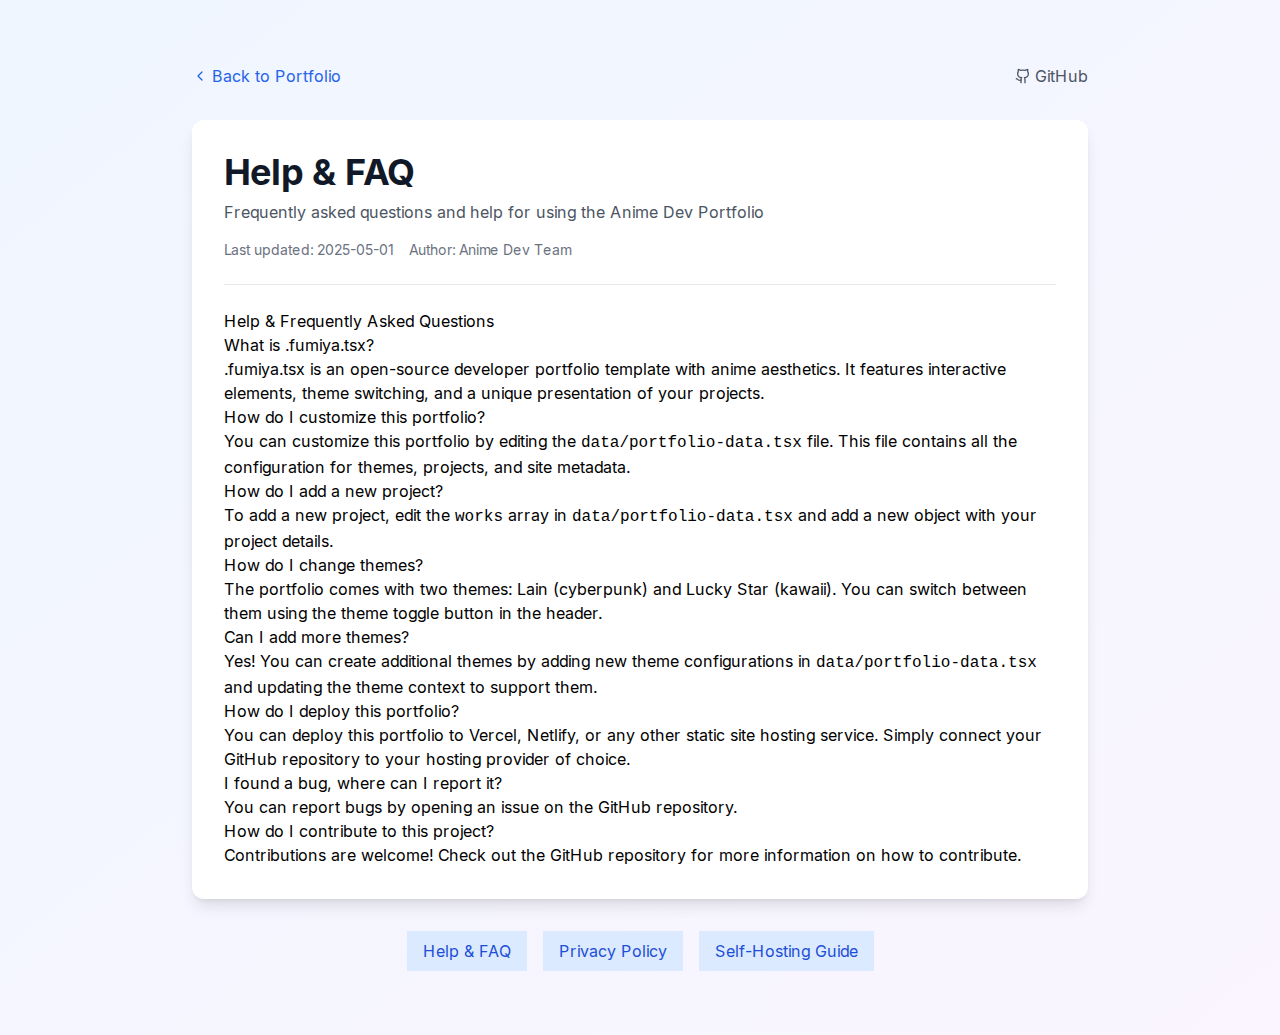
<file: wiki/help/index.html>
<!DOCTYPE html><html lang="en"><head><meta charSet="utf-8"/><meta name="viewport" content="width=device-width, initial-scale=1, maximum-scale=1"/><link rel="preload" href="/_next/static/media/a34f9d1faa5f3315-s.p.woff2" as="font" crossorigin="" type="font/woff2"/><link rel="stylesheet" href="/_next/static/css/9c19f8c022d8974a.css" data-precedence="next"/><link rel="preload" as="script" fetchPriority="low" href="/_next/static/chunks/webpack-9682978e3e09731c.js"/><script src="/_next/static/chunks/4bd1b696-92f787ce67d7893e.js" async=""></script><script src="/_next/static/chunks/684-9378a60d2621f814.js" async=""></script><script src="/_next/static/chunks/main-app-b97aabea98500707.js" async=""></script><script src="/_next/static/chunks/app/layout-b9c473056de4b65e.js" async=""></script><script src="/_next/static/chunks/874-450ef3267553834d.js" async=""></script><script src="/_next/static/chunks/app/wiki/%5BarticleId%5D/page-23863c50ba17a772.js" async=""></script><meta name="next-size-adjust" content=""/><meta name="theme-color" media="(prefers-color-scheme: light)" content="#ffffff"/><meta name="theme-color" media="(prefers-color-scheme: dark)" content="#000000"/><title>Help &amp; FAQ | .fumiya.tsx | .fumiya.tsx</title><meta name="description" content="Frequently asked questions and help for using the Anime Dev Portfolio"/><link rel="author" href="https://animedevportfolio.vercel.app"/><meta name="author" content="Anime Dev"/><link rel="manifest" href="/manifest.json"/><meta name="generator" content="v0.dev"/><meta name="keywords" content="developer portfolio,anime,react,next.js,typescript,tailwindcss,framer motion,interactive"/><meta name="creator" content="Anime Dev"/><meta property="og:title" content="Help &amp; FAQ"/><meta property="og:description" content="Frequently asked questions and help for using the Anime Dev Portfolio"/><meta property="og:url" content="https://animedevportfolio.vercel.app/wiki/help/"/><meta property="og:image" content="https://animedevportfolio.vercel.app/og.png"/><meta property="og:image:width" content="1200"/><meta property="og:image:height" content="630"/><meta property="og:image:alt" content="Help &amp; FAQ"/><meta property="og:type" content="article"/><meta name="twitter:card" content="summary_large_image"/><meta name="twitter:creator" content="Anime Dev"/><meta name="twitter:title" content="Help &amp; FAQ"/><meta name="twitter:description" content="Frequently asked questions and help for using the Anime Dev Portfolio"/><meta name="twitter:image" content="https://animedevportfolio.vercel.app/og.png"/><link rel="shortcut icon" href="/favicon-16x16.png"/><link rel="icon" href="/favicon.ico"/><link rel="apple-touch-icon" href="/apple-touch-icon.png"/><script src="/_next/static/chunks/polyfills-42372ed130431b0a.js" noModule=""></script></head><body class="__className_d65c78"><div class="min-h-screen bg-gradient-to-br from-blue-50 to-purple-50 py-16 px-4 md:px-8"><div class="max-w-4xl mx-auto"><div class="mb-8 flex items-center justify-between"><a class="flex items-center text-blue-600 hover:text-blue-800 transition-colors" href="/"><svg xmlns="http://www.w3.org/2000/svg" width="16" height="16" viewBox="0 0 24 24" fill="none" stroke="currentColor" stroke-width="2" stroke-linecap="round" stroke-linejoin="round" class="lucide lucide-chevron-left mr-1"><path d="m15 18-6-6 6-6"></path></svg>Back to Portfolio</a><a href="https://github.com/animedevportfolio/animedevportfolio" target="_blank" rel="noopener noreferrer" class="flex items-center text-gray-600 hover:text-gray-800 transition-colors"><svg xmlns="http://www.w3.org/2000/svg" width="16" height="16" viewBox="0 0 24 24" fill="none" stroke="currentColor" stroke-width="2" stroke-linecap="round" stroke-linejoin="round" class="lucide lucide-github mr-1"><path d="M15 22v-4a4.8 4.8 0 0 0-1-3.5c3 0 6-2 6-5.5.08-1.25-.27-2.48-1-3.5.28-1.15.28-2.35 0-3.5 0 0-1 0-3 1.5-2.64-.5-5.36-.5-8 0C6 2 5 2 5 2c-.3 1.15-.3 2.35 0 3.5A5.403 5.403 0 0 0 4 9c0 3.5 3 5.5 6 5.5-.39.49-.68 1.05-.85 1.65-.17.6-.22 1.23-.15 1.85v4"></path><path d="M9 18c-4.51 2-5-2-7-2"></path></svg>GitHub</a></div><div class="bg-white rounded-xl shadow-lg p-6 md:p-8"><div class="mb-6 pb-6 border-b border-gray-200"><h1 class="text-3xl md:text-4xl font-bold text-gray-900 mb-2">Help &amp; FAQ</h1><p class="text-gray-600">Frequently asked questions and help for using the Anime Dev Portfolio</p><div class="mt-4 flex flex-wrap gap-4 text-sm text-gray-500"><span>Last updated: <!-- -->2025-05-01</span><span>Author: <!-- -->Anime Dev Team</span></div></div><div class="prose prose-blue max-w-none"><h1>Help &amp; Frequently Asked Questions</h1>
<h2>What is .fumiya.tsx?</h2>
<p>.fumiya.tsx is an open-source developer portfolio template with anime aesthetics. It features interactive elements, theme switching, and a unique presentation of your projects.</p>
<h2>How do I customize this portfolio?</h2>
<p>You can customize this portfolio by editing the <code>data/portfolio-data.tsx</code> file. This file contains all the configuration for themes, projects, and site metadata.</p>
<h2>How do I add a new project?</h2>
<p>To add a new project, edit the <code>works</code> array in <code>data/portfolio-data.tsx</code> and add a new object with your project details.</p>
<h2>How do I change themes?</h2>
<p>The portfolio comes with two themes: Lain (cyberpunk) and Lucky Star (kawaii). You can switch between them using the theme toggle button in the header.</p>
<h2>Can I add more themes?</h2>
<p>Yes! You can create additional themes by adding new theme configurations in <code>data/portfolio-data.tsx</code> and updating the theme context to support them.</p>
<h2>How do I deploy this portfolio?</h2>
<p>You can deploy this portfolio to Vercel, Netlify, or any other static site hosting service. Simply connect your GitHub repository to your hosting provider of choice.</p>
<h2>I found a bug, where can I report it?</h2>
<p>You can report bugs by opening an issue on the <a href="https://github.com/animedevportfolio/animedevportfolio">GitHub repository</a>.</p>
<h2>How do I contribute to this project?</h2>
<p>Contributions are welcome! Check out the <a href="https://github.com/animedevportfolio/animedevportfolio">GitHub repository</a> for more information on how to contribute.</p></div></div><div class="mt-8 flex flex-wrap gap-4 justify-center"><a class="px-4 py-2 bg-blue-100 text-blue-700 rounded-md hover:bg-blue-200 transition-colors" href="/wiki/help/">Help &amp; FAQ</a><a class="px-4 py-2 bg-blue-100 text-blue-700 rounded-md hover:bg-blue-200 transition-colors" href="/wiki/privacy/">Privacy Policy</a><a class="px-4 py-2 bg-blue-100 text-blue-700 rounded-md hover:bg-blue-200 transition-colors" href="/wiki/self-hosting/">Self-Hosting Guide</a></div></div></div><script src="/_next/static/chunks/webpack-9682978e3e09731c.js" async=""></script><script>(self.__next_f=self.__next_f||[]).push([0])</script><script>self.__next_f.push([1,"1:\"$Sreact.fragment\"\n2:I[7636,[\"177\",\"static/chunks/app/layout-b9c473056de4b65e.js\"],\"ThemeProvider\"]\n3:I[3832,[\"177\",\"static/chunks/app/layout-b9c473056de4b65e.js\"],\"LanguageProvider\"]\n4:I[7555,[],\"\"]\n5:I[1295,[],\"\"]\n6:I[6874,[\"874\",\"static/chunks/874-450ef3267553834d.js\",\"215\",\"static/chunks/app/wiki/%5BarticleId%5D/page-23863c50ba17a772.js\"],\"\"]\n7:I[9665,[],\"OutletBoundary\"]\na:I[9665,[],\"ViewportBoundary\"]\nc:I[9665,[],\"MetadataBoundary\"]\ne:I[6614,[],\"\"]\n:HL[\"/_next/static/media/a34f9d1faa5f3315-s.p.woff2\",\"font\",{\"crossOrigin\":\"\",\"type\":\"font/woff2\"}]\n:HL[\"/_next/static/css/9c19f8c022d8974a.css\",\"style\"]\n"])</script><script>self.__next_f.push([1,"0:{\"P\":null,\"b\":\"2Cj1ynShgoH3IIO2gsKl9\",\"p\":\"\",\"c\":[\"\",\"wiki\",\"help\",\"\"],\"i\":false,\"f\":[[[\"\",{\"children\":[\"wiki\",{\"children\":[[\"articleId\",\"help\",\"d\"],{\"children\":[\"__PAGE__\",{}]}]}]},\"$undefined\",\"$undefined\",true],[\"\",[\"$\",\"$1\",\"c\",{\"children\":[[[\"$\",\"link\",\"0\",{\"rel\":\"stylesheet\",\"href\":\"/_next/static/css/9c19f8c022d8974a.css\",\"precedence\":\"next\",\"crossOrigin\":\"$undefined\",\"nonce\":\"$undefined\"}]],[\"$\",\"html\",null,{\"lang\":\"en\",\"suppressHydrationWarning\":true,\"children\":[[\"$\",\"head\",null,{}],[\"$\",\"body\",null,{\"className\":\"__className_d65c78\",\"suppressHydrationWarning\":true,\"children\":[\"$\",\"$L2\",null,{\"children\":[\"$\",\"$L3\",null,{\"children\":[\"$\",\"$L4\",null,{\"parallelRouterKey\":\"children\",\"error\":\"$undefined\",\"errorStyles\":\"$undefined\",\"errorScripts\":\"$undefined\",\"template\":[\"$\",\"$L5\",null,{}],\"templateStyles\":\"$undefined\",\"templateScripts\":\"$undefined\",\"notFound\":[[\"$\",\"div\",null,{\"className\":\"min-h-screen bg-gradient-to-br from-blue-50 to-purple-50 flex flex-col items-center justify-center p-4\",\"children\":[\"$\",\"div\",null,{\"className\":\"max-w-md w-full bg-white rounded-xl shadow-lg p-8 text-center\",\"children\":[[\"$\",\"h1\",null,{\"className\":\"text-6xl font-bold text-blue-600 mb-4\",\"children\":\"404\"}],[\"$\",\"h2\",null,{\"className\":\"text-2xl font-semibold text-gray-800 mb-4\",\"children\":\"Page Not Found\"}],[\"$\",\"p\",null,{\"className\":\"text-gray-600 mb-8\",\"children\":\"The page you're looking for doesn't exist or has been moved to another URL.\"}],[\"$\",\"div\",null,{\"className\":\"flex flex-col sm:flex-row gap-4 justify-center\",\"children\":[[\"$\",\"$L6\",null,{\"href\":\"/\",\"className\":\"px-6 py-2 bg-blue-600 text-white rounded-md hover:bg-blue-700 transition-colors\",\"children\":\"Go Home\"}],[\"$\",\"$L6\",null,{\"href\":\"/wiki/\",\"className\":\"px-6 py-2 bg-gray-200 text-gray-800 rounded-md hover:bg-gray-300 transition-colors\",\"children\":\"Visit Wiki\"}]]}],[\"$\",\"div\",null,{\"className\":\"mt-8\",\"children\":[\"$\",\"a\",null,{\"href\":\"https://github.com/animedevportfolio/animedevportfolio\",\"target\":\"_blank\",\"rel\":\"noopener noreferrer\",\"className\":\"text-blue-500 hover:text-blue-700 transition-colors\",\"children\":\"GitHub Repository\"}]}]]}]}],[]],\"forbidden\":\"$undefined\",\"unauthorized\":\"$undefined\"}]}]}]}]]}]]}],{\"children\":[\"wiki\",[\"$\",\"$1\",\"c\",{\"children\":[null,[\"$\",\"$L4\",null,{\"parallelRouterKey\":\"children\",\"error\":\"$undefined\",\"errorStyles\":\"$undefined\",\"errorScripts\":\"$undefined\",\"template\":[\"$\",\"$L5\",null,{}],\"templateStyles\":\"$undefined\",\"templateScripts\":\"$undefined\",\"notFound\":\"$undefined\",\"forbidden\":\"$undefined\",\"unauthorized\":\"$undefined\"}]]}],{\"children\":[[\"articleId\",\"help\",\"d\"],[\"$\",\"$1\",\"c\",{\"children\":[null,[\"$\",\"$L4\",null,{\"parallelRouterKey\":\"children\",\"error\":\"$undefined\",\"errorStyles\":\"$undefined\",\"errorScripts\":\"$undefined\",\"template\":[\"$\",\"$L5\",null,{}],\"templateStyles\":\"$undefined\",\"templateScripts\":\"$undefined\",\"notFound\":\"$undefined\",\"forbidden\":\"$undefined\",\"unauthorized\":\"$undefined\"}]]}],{\"children\":[\"__PAGE__\",[\"$\",\"$1\",\"c\",{\"children\":[[\"$\",\"div\",null,{\"className\":\"min-h-screen bg-gradient-to-br from-blue-50 to-purple-50 py-16 px-4 md:px-8\",\"children\":[\"$\",\"div\",null,{\"className\":\"max-w-4xl mx-auto\",\"children\":[[\"$\",\"div\",null,{\"className\":\"mb-8 flex items-center justify-between\",\"children\":[[\"$\",\"$L6\",null,{\"href\":\"/\",\"className\":\"flex items-center text-blue-600 hover:text-blue-800 transition-colors\",\"children\":[[\"$\",\"svg\",null,{\"ref\":\"$undefined\",\"xmlns\":\"http://www.w3.org/2000/svg\",\"width\":16,\"height\":16,\"viewBox\":\"0 0 24 24\",\"fill\":\"none\",\"stroke\":\"currentColor\",\"strokeWidth\":2,\"strokeLinecap\":\"round\",\"strokeLinejoin\":\"round\",\"className\":\"lucide lucide-chevron-left mr-1\",\"children\":[[\"$\",\"path\",\"1wnfg3\",{\"d\":\"m15 18-6-6 6-6\"}],\"$undefined\"]}],\"Back to Portfolio\"]}],[\"$\",\"a\",null,{\"href\":\"https://github.com/animedevportfolio/animedevportfolio\",\"target\":\"_blank\",\"rel\":\"noopener noreferrer\",\"className\":\"flex items-center text-gray-600 hover:text-gray-800 transition-colors\",\"children\":[[\"$\",\"svg\",null,{\"ref\":\"$undefined\",\"xmlns\":\"http://www.w3.org/2000/svg\",\"width\":16,\"height\":16,\"viewBox\":\"0 0 24 24\",\"fill\":\"none\",\"stroke\":\"currentColor\",\"strokeWidth\":2,\"strokeLinecap\":\"round\",\"strokeLinejoin\":\"round\",\"className\":\"lucide lucide-github mr-1\",\"children\":[[\"$\",\"path\",\"tonef\",{\"d\":\"M15 22v-4a4.8 4.8 0 0 0-1-3.5c3 0 6-2 6-5.5.08-1.25-.27-2.48-1-3.5.28-1.15.28-2.35 0-3.5 0 0-1 0-3 1.5-2.64-.5-5.36-.5-8 0C6 2 5 2 5 2c-.3 1.15-.3 2.35 0 3.5A5.403 5.403 0 0 0 4 9c0 3.5 3 5.5 6 5.5-.39.49-.68 1.05-.85 1.65-.17.6-.22 1.23-.15 1.85v4\"}],[\"$\",\"path\",\"9comsn\",{\"d\":\"M9 18c-4.51 2-5-2-7-2\"}],\"$undefined\"]}],\"GitHub\"]}]]}],[\"$\",\"div\",null,{\"className\":\"bg-white rounded-xl shadow-lg p-6 md:p-8\",\"children\":[[\"$\",\"div\",null,{\"className\":\"mb-6 pb-6 border-b border-gray-200\",\"children\":[[\"$\",\"h1\",null,{\"className\":\"text-3xl md:text-4xl font-bold text-gray-900 mb-2\",\"children\":\"Help \u0026 FAQ\"}],[\"$\",\"p\",null,{\"className\":\"text-gray-600\",\"children\":\"Frequently asked questions and help for using the Anime Dev Portfolio\"}],[\"$\",\"div\",null,{\"className\":\"mt-4 flex flex-wrap gap-4 text-sm text-gray-500\",\"children\":[[\"$\",\"span\",null,{\"children\":[\"Last updated: \",\"2025-05-01\"]}],[\"$\",\"span\",null,{\"children\":[\"Author: \",\"Anime Dev Team\"]}]]}]]}],[\"$\",\"div\",null,{\"className\":\"prose prose-blue max-w-none\",\"children\":[[\"$\",\"h1\",\"h1-0\",{\"children\":\"Help \u0026 Frequently Asked Questions\"}],\"\\n\",[\"$\",\"h2\",\"h2-0\",{\"children\":\"What is .fumiya.tsx?\"}],\"\\n\",[\"$\",\"p\",\"p-0\",{\"children\":\".fumiya.tsx is an open-source developer portfolio template with anime aesthetics. It features interactive elements, theme switching, and a unique presentation of your projects.\"}],\"\\n\",[\"$\",\"h2\",\"h2-1\",{\"children\":\"How do I customize this portfolio?\"}],\"\\n\",[\"$\",\"p\",\"p-1\",{\"children\":[\"You can customize this portfolio by editing the \",[\"$\",\"code\",\"code-0\",{\"children\":\"data/portfolio-data.tsx\"}],\" file. This file contains all the configuration for themes, projects, and site metadata.\"]}],\"\\n\",[\"$\",\"h2\",\"h2-2\",{\"children\":\"How do I add a new project?\"}],\"\\n\",[\"$\",\"p\",\"p-2\",{\"children\":[\"To add a new project, edit the \",[\"$\",\"code\",\"code-0\",{\"children\":\"works\"}],\" array in \",[\"$\",\"code\",\"code-1\",{\"children\":\"data/portfolio-data.tsx\"}],\" and add a new object with your project details.\"]}],\"\\n\",[\"$\",\"h2\",\"h2-3\",{\"children\":\"How do I change themes?\"}],\"\\n\",[\"$\",\"p\",\"p-3\",{\"children\":\"The portfolio comes with two themes: Lain (cyberpunk) and Lucky Star (kawaii). You can switch between them using the theme toggle button in the header.\"}],\"\\n\",[\"$\",\"h2\",\"h2-4\",{\"children\":\"Can I add more themes?\"}],\"\\n\",[\"$\",\"p\",\"p-4\",{\"children\":[\"Yes! You can create additional themes by adding new theme configurations in \",[\"$\",\"code\",\"code-0\",{\"children\":\"data/portfolio-data.tsx\"}],\" and updating the theme context to support them.\"]}],\"\\n\",[\"$\",\"h2\",\"h2-5\",{\"children\":\"How do I deploy this portfolio?\"}],\"\\n\",[\"$\",\"p\",\"p-5\",{\"children\":\"You can deploy this portfolio to Vercel, Netlify, or any other static site hosting service. Simply connect your GitHub repository to your hosting provider of choice.\"}],\"\\n\",[\"$\",\"h2\",\"h2-6\",{\"children\":\"I found a bug, where can I report it?\"}],\"\\n\",[\"$\",\"p\",\"p-6\",{\"children\":[\"You can report bugs by opening an issue on the \",[\"$\",\"a\",\"a-0\",{\"href\":\"https://github.com/animedevportfolio/animedevportfolio\",\"children\":\"GitHub repository\"}],\".\"]}],\"\\n\",[\"$\",\"h2\",\"h2-7\",{\"children\":\"How do I contribute to this project?\"}],\"\\n\",[\"$\",\"p\",\"p-7\",{\"children\":[\"Contributions are welcome! Check out the \",[\"$\",\"a\",\"a-0\",{\"href\":\"https://github.com/animedevportfolio/animedevportfolio\",\"children\":\"GitHub repository\"}],\" for more information on how to contribute.\"]}]]}]]}],[\"$\",\"div\",null,{\"className\":\"mt-8 flex flex-wrap gap-4 justify-center\",\"children\":[[\"$\",\"$L6\",null,{\"href\":\"/wiki/help/\",\"className\":\"px-4 py-2 bg-blue-100 text-blue-700 rounded-md hover:bg-blue-200 transition-colors\",\"children\":\"Help \u0026 FAQ\"}],[\"$\",\"$L6\",null,{\"href\":\"/wiki/privacy/\",\"className\":\"px-4 py-2 bg-blue-100 text-blue-700 rounded-md hover:bg-blue-200 transition-colors\",\"children\":\"Privacy Policy\"}],[\"$\",\"$L6\",null,{\"href\":\"/wiki/self-hosting/\",\"className\":\"px-4 py-2 bg-blue-100 text-blue-700 rounded-md hover:bg-blue-200 transition-colors\",\"children\":\"Self-Hosting Guide\"}]]}]]}]}],\"$undefined\",null,[\"$\",\"$L7\",null,{\"children\":[\"$L8\",\"$L9\",null]}]]}],{},null,false]},null,false]},null,false]},null,false],[\"$\",\"$1\",\"h\",{\"children\":[null,[\"$\",\"$1\",\"8jHdJPfUS6Ew9ZLXVFQlu\",{\"children\":[[\"$\",\"$La\",null,{\"children\":\"$Lb\"}],[\"$\",\"meta\",null,{\"name\":\"next-size-adjust\",\"content\":\"\"}]]}],[\"$\",\"$Lc\",null,{\"children\":\"$Ld\"}]]}],false]],\"m\":\"$undefined\",\"G\":[\"$e\",\"$undefined\"],\"s\":false,\"S\":true}\n"])</script><script>self.__next_f.push([1,"b:[[\"$\",\"meta\",\"0\",{\"charSet\":\"utf-8\"}],[\"$\",\"meta\",\"1\",{\"name\":\"viewport\",\"content\":\"width=device-width, initial-scale=1, maximum-scale=1\"}],[\"$\",\"meta\",\"2\",{\"name\":\"theme-color\",\"media\":\"(prefers-color-scheme: light)\",\"content\":\"#ffffff\"}],[\"$\",\"meta\",\"3\",{\"name\":\"theme-color\",\"media\":\"(prefers-color-scheme: dark)\",\"content\":\"#000000\"}]]\n8:null\n"])</script><script>self.__next_f.push([1,"9:null\nd:[[\"$\",\"title\",\"0\",{\"children\":\"Help \u0026 FAQ | .fumiya.tsx | .fumiya.tsx\"}],[\"$\",\"meta\",\"1\",{\"name\":\"description\",\"content\":\"Frequently asked questions and help for using the Anime Dev Portfolio\"}],[\"$\",\"link\",\"2\",{\"rel\":\"author\",\"href\":\"https://animedevportfolio.vercel.app\"}],[\"$\",\"meta\",\"3\",{\"name\":\"author\",\"content\":\"Anime Dev\"}],[\"$\",\"link\",\"4\",{\"rel\":\"manifest\",\"href\":\"/manifest.json\",\"crossOrigin\":\"$undefined\"}],[\"$\",\"meta\",\"5\",{\"name\":\"generator\",\"content\":\"v0.dev\"}],[\"$\",\"meta\",\"6\",{\"name\":\"keywords\",\"content\":\"developer portfolio,anime,react,next.js,typescript,tailwindcss,framer motion,interactive\"}],[\"$\",\"meta\",\"7\",{\"name\":\"creator\",\"content\":\"Anime Dev\"}],[\"$\",\"meta\",\"8\",{\"property\":\"og:title\",\"content\":\"Help \u0026 FAQ\"}],[\"$\",\"meta\",\"9\",{\"property\":\"og:description\",\"content\":\"Frequently asked questions and help for using the Anime Dev Portfolio\"}],[\"$\",\"meta\",\"10\",{\"property\":\"og:url\",\"content\":\"https://animedevportfolio.vercel.app/wiki/help/\"}],[\"$\",\"meta\",\"11\",{\"property\":\"og:image\",\"content\":\"https://animedevportfolio.vercel.app/og.png\"}],[\"$\",\"meta\",\"12\",{\"property\":\"og:image:width\",\"content\":\"1200\"}],[\"$\",\"meta\",\"13\",{\"property\":\"og:image:height\",\"content\":\"630\"}],[\"$\",\"meta\",\"14\",{\"property\":\"og:image:alt\",\"content\":\"Help \u0026 FAQ\"}],[\"$\",\"meta\",\"15\",{\"property\":\"og:type\",\"content\":\"article\"}],[\"$\",\"meta\",\"16\",{\"name\":\"twitter:card\",\"content\":\"summary_large_image\"}],[\"$\",\"meta\",\"17\",{\"name\":\"twitter:creator\",\"content\":\"Anime Dev\"}],[\"$\",\"meta\",\"18\",{\"name\":\"twitter:title\",\"content\":\"Help \u0026 FAQ\"}],[\"$\",\"meta\",\"19\",{\"name\":\"twitter:description\",\"content\":\"Frequently asked questions and help for using the Anime Dev Portfolio\"}],[\"$\",\"meta\",\"20\",{\"name\":\"twitter:image\",\"content\":\"https://animedevportfolio.vercel.app/og.png\"}],[\"$\",\"link\",\"21\",{\"rel\":\"shortcut icon\",\"href\":\"/favicon-16x16.png\"}],[\"$\",\"link\",\"22\",{\"rel\":\"icon\",\"href\":\"/favicon.ico\"}],[\"$\",\"link\",\"23\",{\"rel\":\"apple-touch-icon\",\"href\":\"/apple-touch-icon.png\"}]]\n"])</script></body></html>
</file>
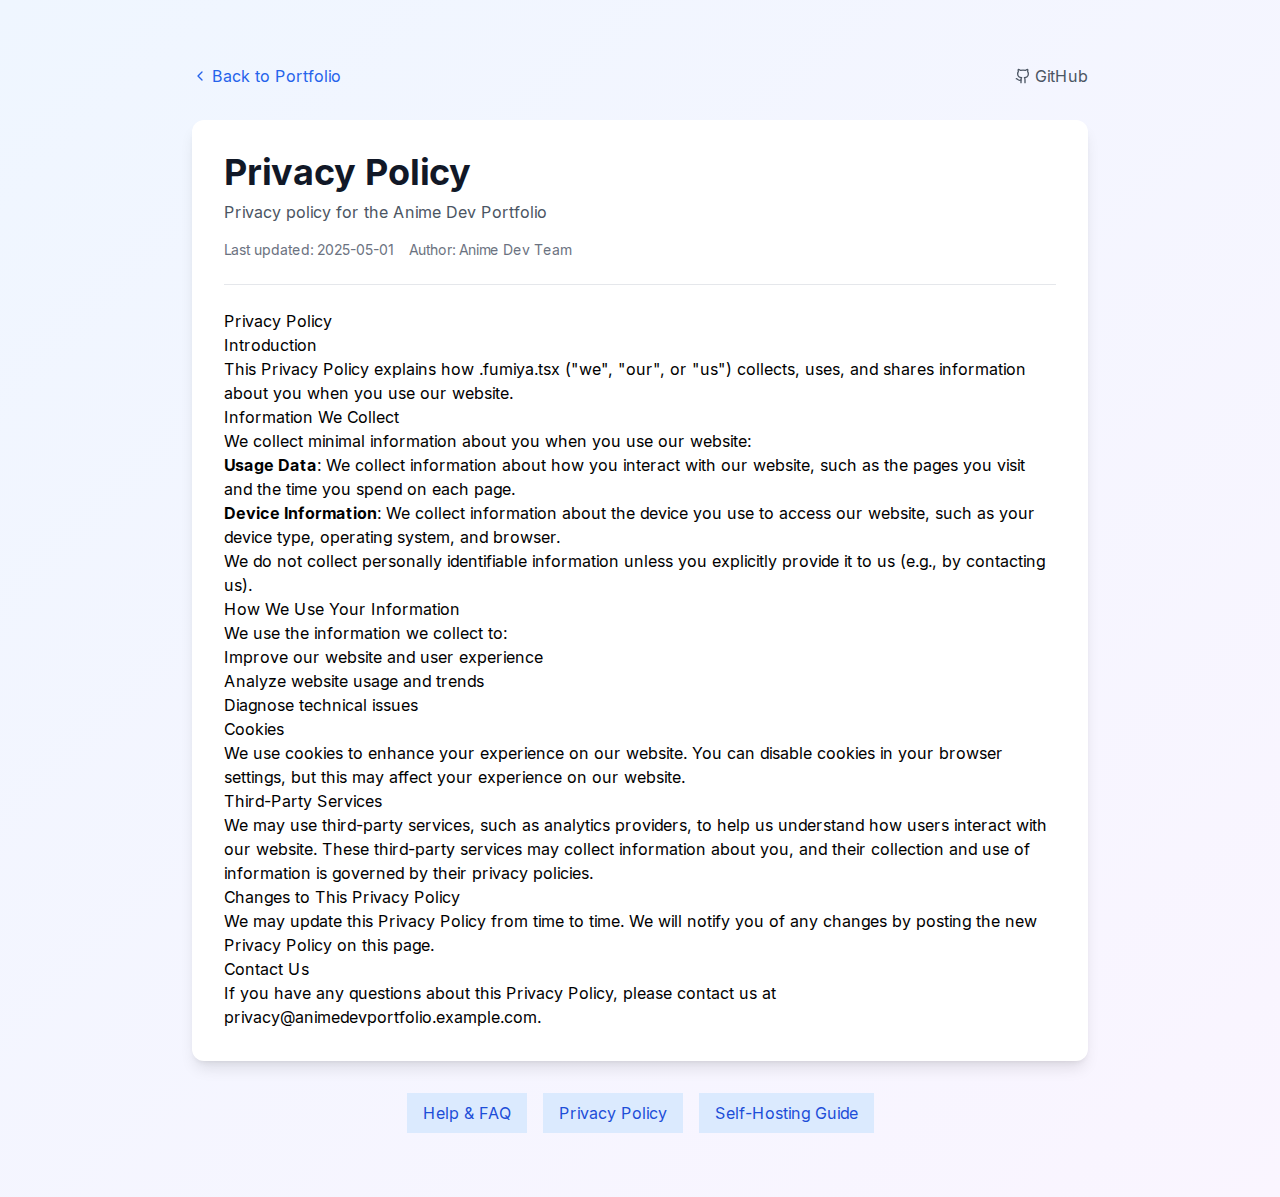
<file: wiki/privacy/index.html>
<!DOCTYPE html><html lang="en"><head><meta charSet="utf-8"/><meta name="viewport" content="width=device-width, initial-scale=1, maximum-scale=1"/><link rel="preload" href="/_next/static/media/a34f9d1faa5f3315-s.p.woff2" as="font" crossorigin="" type="font/woff2"/><link rel="stylesheet" href="/_next/static/css/9c19f8c022d8974a.css" data-precedence="next"/><link rel="preload" as="script" fetchPriority="low" href="/_next/static/chunks/webpack-9682978e3e09731c.js"/><script src="/_next/static/chunks/4bd1b696-92f787ce67d7893e.js" async=""></script><script src="/_next/static/chunks/684-9378a60d2621f814.js" async=""></script><script src="/_next/static/chunks/main-app-b97aabea98500707.js" async=""></script><script src="/_next/static/chunks/app/layout-b9c473056de4b65e.js" async=""></script><script src="/_next/static/chunks/874-450ef3267553834d.js" async=""></script><script src="/_next/static/chunks/app/wiki/%5BarticleId%5D/page-23863c50ba17a772.js" async=""></script><meta name="next-size-adjust" content=""/><meta name="theme-color" media="(prefers-color-scheme: light)" content="#ffffff"/><meta name="theme-color" media="(prefers-color-scheme: dark)" content="#000000"/><title>Privacy Policy | .fumiya.tsx | .fumiya.tsx</title><meta name="description" content="Privacy policy for the Anime Dev Portfolio"/><link rel="author" href="https://animedevportfolio.vercel.app"/><meta name="author" content="Anime Dev"/><link rel="manifest" href="/manifest.json"/><meta name="generator" content="v0.dev"/><meta name="keywords" content="developer portfolio,anime,react,next.js,typescript,tailwindcss,framer motion,interactive"/><meta name="creator" content="Anime Dev"/><meta property="og:title" content="Privacy Policy"/><meta property="og:description" content="Privacy policy for the Anime Dev Portfolio"/><meta property="og:url" content="https://animedevportfolio.vercel.app/wiki/privacy/"/><meta property="og:image" content="https://animedevportfolio.vercel.app/og.png"/><meta property="og:image:width" content="1200"/><meta property="og:image:height" content="630"/><meta property="og:image:alt" content="Privacy Policy"/><meta property="og:type" content="article"/><meta name="twitter:card" content="summary_large_image"/><meta name="twitter:creator" content="Anime Dev"/><meta name="twitter:title" content="Privacy Policy"/><meta name="twitter:description" content="Privacy policy for the Anime Dev Portfolio"/><meta name="twitter:image" content="https://animedevportfolio.vercel.app/og.png"/><link rel="shortcut icon" href="/favicon-16x16.png"/><link rel="icon" href="/favicon.ico"/><link rel="apple-touch-icon" href="/apple-touch-icon.png"/><script src="/_next/static/chunks/polyfills-42372ed130431b0a.js" noModule=""></script></head><body class="__className_d65c78"><div class="min-h-screen bg-gradient-to-br from-blue-50 to-purple-50 py-16 px-4 md:px-8"><div class="max-w-4xl mx-auto"><div class="mb-8 flex items-center justify-between"><a class="flex items-center text-blue-600 hover:text-blue-800 transition-colors" href="/"><svg xmlns="http://www.w3.org/2000/svg" width="16" height="16" viewBox="0 0 24 24" fill="none" stroke="currentColor" stroke-width="2" stroke-linecap="round" stroke-linejoin="round" class="lucide lucide-chevron-left mr-1"><path d="m15 18-6-6 6-6"></path></svg>Back to Portfolio</a><a href="https://github.com/animedevportfolio/animedevportfolio" target="_blank" rel="noopener noreferrer" class="flex items-center text-gray-600 hover:text-gray-800 transition-colors"><svg xmlns="http://www.w3.org/2000/svg" width="16" height="16" viewBox="0 0 24 24" fill="none" stroke="currentColor" stroke-width="2" stroke-linecap="round" stroke-linejoin="round" class="lucide lucide-github mr-1"><path d="M15 22v-4a4.8 4.8 0 0 0-1-3.5c3 0 6-2 6-5.5.08-1.25-.27-2.48-1-3.5.28-1.15.28-2.35 0-3.5 0 0-1 0-3 1.5-2.64-.5-5.36-.5-8 0C6 2 5 2 5 2c-.3 1.15-.3 2.35 0 3.5A5.403 5.403 0 0 0 4 9c0 3.5 3 5.5 6 5.5-.39.49-.68 1.05-.85 1.65-.17.6-.22 1.23-.15 1.85v4"></path><path d="M9 18c-4.51 2-5-2-7-2"></path></svg>GitHub</a></div><div class="bg-white rounded-xl shadow-lg p-6 md:p-8"><div class="mb-6 pb-6 border-b border-gray-200"><h1 class="text-3xl md:text-4xl font-bold text-gray-900 mb-2">Privacy Policy</h1><p class="text-gray-600">Privacy policy for the Anime Dev Portfolio</p><div class="mt-4 flex flex-wrap gap-4 text-sm text-gray-500"><span>Last updated: <!-- -->2025-05-01</span><span>Author: <!-- -->Anime Dev Team</span></div></div><div class="prose prose-blue max-w-none"><h1>Privacy Policy</h1>
<h2>Introduction</h2>
<p>This Privacy Policy explains how .fumiya.tsx (&quot;we&quot;, &quot;our&quot;, or &quot;us&quot;) collects, uses, and shares information about you when you use our website.</p>
<h2>Information We Collect</h2>
<p>We collect minimal information about you when you use our website:</p>
<ul>
<li><strong>Usage Data</strong>: We collect information about how you interact with our website, such as the pages you visit and the time you spend on each page.</li>
<li><strong>Device Information</strong>: We collect information about the device you use to access our website, such as your device type, operating system, and browser.</li>
</ul>
<p>We do not collect personally identifiable information unless you explicitly provide it to us (e.g., by contacting us).</p>
<h2>How We Use Your Information</h2>
<p>We use the information we collect to:</p>
<ul>
<li>Improve our website and user experience</li>
<li>Analyze website usage and trends</li>
<li>Diagnose technical issues</li>
</ul>
<h2>Cookies</h2>
<p>We use cookies to enhance your experience on our website. You can disable cookies in your browser settings, but this may affect your experience on our website.</p>
<h2>Third-Party Services</h2>
<p>We may use third-party services, such as analytics providers, to help us understand how users interact with our website. These third-party services may collect information about you, and their collection and use of information is governed by their privacy policies.</p>
<h2>Changes to This Privacy Policy</h2>
<p>We may update this Privacy Policy from time to time. We will notify you of any changes by posting the new Privacy Policy on this page.</p>
<h2>Contact Us</h2>
<p>If you have any questions about this Privacy Policy, please contact us at privacy@animedevportfolio.example.com.</p></div></div><div class="mt-8 flex flex-wrap gap-4 justify-center"><a class="px-4 py-2 bg-blue-100 text-blue-700 rounded-md hover:bg-blue-200 transition-colors" href="/wiki/help/">Help &amp; FAQ</a><a class="px-4 py-2 bg-blue-100 text-blue-700 rounded-md hover:bg-blue-200 transition-colors" href="/wiki/privacy/">Privacy Policy</a><a class="px-4 py-2 bg-blue-100 text-blue-700 rounded-md hover:bg-blue-200 transition-colors" href="/wiki/self-hosting/">Self-Hosting Guide</a></div></div></div><script src="/_next/static/chunks/webpack-9682978e3e09731c.js" async=""></script><script>(self.__next_f=self.__next_f||[]).push([0])</script><script>self.__next_f.push([1,"1:\"$Sreact.fragment\"\n2:I[7636,[\"177\",\"static/chunks/app/layout-b9c473056de4b65e.js\"],\"ThemeProvider\"]\n3:I[3832,[\"177\",\"static/chunks/app/layout-b9c473056de4b65e.js\"],\"LanguageProvider\"]\n4:I[7555,[],\"\"]\n5:I[1295,[],\"\"]\n6:I[6874,[\"874\",\"static/chunks/874-450ef3267553834d.js\",\"215\",\"static/chunks/app/wiki/%5BarticleId%5D/page-23863c50ba17a772.js\"],\"\"]\n7:I[9665,[],\"OutletBoundary\"]\na:I[9665,[],\"ViewportBoundary\"]\nc:I[9665,[],\"MetadataBoundary\"]\ne:I[6614,[],\"\"]\n:HL[\"/_next/static/media/a34f9d1faa5f3315-s.p.woff2\",\"font\",{\"crossOrigin\":\"\",\"type\":\"font/woff2\"}]\n:HL[\"/_next/static/css/9c19f8c022d8974a.css\",\"style\"]\n"])</script><script>self.__next_f.push([1,"0:{\"P\":null,\"b\":\"2Cj1ynShgoH3IIO2gsKl9\",\"p\":\"\",\"c\":[\"\",\"wiki\",\"privacy\",\"\"],\"i\":false,\"f\":[[[\"\",{\"children\":[\"wiki\",{\"children\":[[\"articleId\",\"privacy\",\"d\"],{\"children\":[\"__PAGE__\",{}]}]}]},\"$undefined\",\"$undefined\",true],[\"\",[\"$\",\"$1\",\"c\",{\"children\":[[[\"$\",\"link\",\"0\",{\"rel\":\"stylesheet\",\"href\":\"/_next/static/css/9c19f8c022d8974a.css\",\"precedence\":\"next\",\"crossOrigin\":\"$undefined\",\"nonce\":\"$undefined\"}]],[\"$\",\"html\",null,{\"lang\":\"en\",\"suppressHydrationWarning\":true,\"children\":[[\"$\",\"head\",null,{}],[\"$\",\"body\",null,{\"className\":\"__className_d65c78\",\"suppressHydrationWarning\":true,\"children\":[\"$\",\"$L2\",null,{\"children\":[\"$\",\"$L3\",null,{\"children\":[\"$\",\"$L4\",null,{\"parallelRouterKey\":\"children\",\"error\":\"$undefined\",\"errorStyles\":\"$undefined\",\"errorScripts\":\"$undefined\",\"template\":[\"$\",\"$L5\",null,{}],\"templateStyles\":\"$undefined\",\"templateScripts\":\"$undefined\",\"notFound\":[[\"$\",\"div\",null,{\"className\":\"min-h-screen bg-gradient-to-br from-blue-50 to-purple-50 flex flex-col items-center justify-center p-4\",\"children\":[\"$\",\"div\",null,{\"className\":\"max-w-md w-full bg-white rounded-xl shadow-lg p-8 text-center\",\"children\":[[\"$\",\"h1\",null,{\"className\":\"text-6xl font-bold text-blue-600 mb-4\",\"children\":\"404\"}],[\"$\",\"h2\",null,{\"className\":\"text-2xl font-semibold text-gray-800 mb-4\",\"children\":\"Page Not Found\"}],[\"$\",\"p\",null,{\"className\":\"text-gray-600 mb-8\",\"children\":\"The page you're looking for doesn't exist or has been moved to another URL.\"}],[\"$\",\"div\",null,{\"className\":\"flex flex-col sm:flex-row gap-4 justify-center\",\"children\":[[\"$\",\"$L6\",null,{\"href\":\"/\",\"className\":\"px-6 py-2 bg-blue-600 text-white rounded-md hover:bg-blue-700 transition-colors\",\"children\":\"Go Home\"}],[\"$\",\"$L6\",null,{\"href\":\"/wiki/\",\"className\":\"px-6 py-2 bg-gray-200 text-gray-800 rounded-md hover:bg-gray-300 transition-colors\",\"children\":\"Visit Wiki\"}]]}],[\"$\",\"div\",null,{\"className\":\"mt-8\",\"children\":[\"$\",\"a\",null,{\"href\":\"https://github.com/animedevportfolio/animedevportfolio\",\"target\":\"_blank\",\"rel\":\"noopener noreferrer\",\"className\":\"text-blue-500 hover:text-blue-700 transition-colors\",\"children\":\"GitHub Repository\"}]}]]}]}],[]],\"forbidden\":\"$undefined\",\"unauthorized\":\"$undefined\"}]}]}]}]]}]]}],{\"children\":[\"wiki\",[\"$\",\"$1\",\"c\",{\"children\":[null,[\"$\",\"$L4\",null,{\"parallelRouterKey\":\"children\",\"error\":\"$undefined\",\"errorStyles\":\"$undefined\",\"errorScripts\":\"$undefined\",\"template\":[\"$\",\"$L5\",null,{}],\"templateStyles\":\"$undefined\",\"templateScripts\":\"$undefined\",\"notFound\":\"$undefined\",\"forbidden\":\"$undefined\",\"unauthorized\":\"$undefined\"}]]}],{\"children\":[[\"articleId\",\"privacy\",\"d\"],[\"$\",\"$1\",\"c\",{\"children\":[null,[\"$\",\"$L4\",null,{\"parallelRouterKey\":\"children\",\"error\":\"$undefined\",\"errorStyles\":\"$undefined\",\"errorScripts\":\"$undefined\",\"template\":[\"$\",\"$L5\",null,{}],\"templateStyles\":\"$undefined\",\"templateScripts\":\"$undefined\",\"notFound\":\"$undefined\",\"forbidden\":\"$undefined\",\"unauthorized\":\"$undefined\"}]]}],{\"children\":[\"__PAGE__\",[\"$\",\"$1\",\"c\",{\"children\":[[\"$\",\"div\",null,{\"className\":\"min-h-screen bg-gradient-to-br from-blue-50 to-purple-50 py-16 px-4 md:px-8\",\"children\":[\"$\",\"div\",null,{\"className\":\"max-w-4xl mx-auto\",\"children\":[[\"$\",\"div\",null,{\"className\":\"mb-8 flex items-center justify-between\",\"children\":[[\"$\",\"$L6\",null,{\"href\":\"/\",\"className\":\"flex items-center text-blue-600 hover:text-blue-800 transition-colors\",\"children\":[[\"$\",\"svg\",null,{\"ref\":\"$undefined\",\"xmlns\":\"http://www.w3.org/2000/svg\",\"width\":16,\"height\":16,\"viewBox\":\"0 0 24 24\",\"fill\":\"none\",\"stroke\":\"currentColor\",\"strokeWidth\":2,\"strokeLinecap\":\"round\",\"strokeLinejoin\":\"round\",\"className\":\"lucide lucide-chevron-left mr-1\",\"children\":[[\"$\",\"path\",\"1wnfg3\",{\"d\":\"m15 18-6-6 6-6\"}],\"$undefined\"]}],\"Back to Portfolio\"]}],[\"$\",\"a\",null,{\"href\":\"https://github.com/animedevportfolio/animedevportfolio\",\"target\":\"_blank\",\"rel\":\"noopener noreferrer\",\"className\":\"flex items-center text-gray-600 hover:text-gray-800 transition-colors\",\"children\":[[\"$\",\"svg\",null,{\"ref\":\"$undefined\",\"xmlns\":\"http://www.w3.org/2000/svg\",\"width\":16,\"height\":16,\"viewBox\":\"0 0 24 24\",\"fill\":\"none\",\"stroke\":\"currentColor\",\"strokeWidth\":2,\"strokeLinecap\":\"round\",\"strokeLinejoin\":\"round\",\"className\":\"lucide lucide-github mr-1\",\"children\":[[\"$\",\"path\",\"tonef\",{\"d\":\"M15 22v-4a4.8 4.8 0 0 0-1-3.5c3 0 6-2 6-5.5.08-1.25-.27-2.48-1-3.5.28-1.15.28-2.35 0-3.5 0 0-1 0-3 1.5-2.64-.5-5.36-.5-8 0C6 2 5 2 5 2c-.3 1.15-.3 2.35 0 3.5A5.403 5.403 0 0 0 4 9c0 3.5 3 5.5 6 5.5-.39.49-.68 1.05-.85 1.65-.17.6-.22 1.23-.15 1.85v4\"}],[\"$\",\"path\",\"9comsn\",{\"d\":\"M9 18c-4.51 2-5-2-7-2\"}],\"$undefined\"]}],\"GitHub\"]}]]}],[\"$\",\"div\",null,{\"className\":\"bg-white rounded-xl shadow-lg p-6 md:p-8\",\"children\":[[\"$\",\"div\",null,{\"className\":\"mb-6 pb-6 border-b border-gray-200\",\"children\":[[\"$\",\"h1\",null,{\"className\":\"text-3xl md:text-4xl font-bold text-gray-900 mb-2\",\"children\":\"Privacy Policy\"}],[\"$\",\"p\",null,{\"className\":\"text-gray-600\",\"children\":\"Privacy policy for the Anime Dev Portfolio\"}],[\"$\",\"div\",null,{\"className\":\"mt-4 flex flex-wrap gap-4 text-sm text-gray-500\",\"children\":[[\"$\",\"span\",null,{\"children\":[\"Last updated: \",\"2025-05-01\"]}],[\"$\",\"span\",null,{\"children\":[\"Author: \",\"Anime Dev Team\"]}]]}]]}],[\"$\",\"div\",null,{\"className\":\"prose prose-blue max-w-none\",\"children\":[[\"$\",\"h1\",\"h1-0\",{\"children\":\"Privacy Policy\"}],\"\\n\",[\"$\",\"h2\",\"h2-0\",{\"children\":\"Introduction\"}],\"\\n\",[\"$\",\"p\",\"p-0\",{\"children\":\"This Privacy Policy explains how .fumiya.tsx (\\\"we\\\", \\\"our\\\", or \\\"us\\\") collects, uses, and shares information about you when you use our website.\"}],\"\\n\",[\"$\",\"h2\",\"h2-1\",{\"children\":\"Information We Collect\"}],\"\\n\",[\"$\",\"p\",\"p-1\",{\"children\":\"We collect minimal information about you when you use our website:\"}],\"\\n\",[\"$\",\"ul\",\"ul-0\",{\"children\":[\"\\n\",[\"$\",\"li\",\"li-0\",{\"children\":[[\"$\",\"strong\",\"strong-0\",{\"children\":\"Usage Data\"}],\": We collect information about how you interact with our website, such as the pages you visit and the time you spend on each page.\"]}],\"\\n\",[\"$\",\"li\",\"li-1\",{\"children\":[[\"$\",\"strong\",\"strong-0\",{\"children\":\"Device Information\"}],\": We collect information about the device you use to access our website, such as your device type, operating system, and browser.\"]}],\"\\n\"]}],\"\\n\",[\"$\",\"p\",\"p-2\",{\"children\":\"We do not collect personally identifiable information unless you explicitly provide it to us (e.g., by contacting us).\"}],\"\\n\",[\"$\",\"h2\",\"h2-2\",{\"children\":\"How We Use Your Information\"}],\"\\n\",[\"$\",\"p\",\"p-3\",{\"children\":\"We use the information we collect to:\"}],\"\\n\",[\"$\",\"ul\",\"ul-1\",{\"children\":[\"\\n\",[\"$\",\"li\",\"li-0\",{\"children\":\"Improve our website and user experience\"}],\"\\n\",[\"$\",\"li\",\"li-1\",{\"children\":\"Analyze website usage and trends\"}],\"\\n\",[\"$\",\"li\",\"li-2\",{\"children\":\"Diagnose technical issues\"}],\"\\n\"]}],\"\\n\",[\"$\",\"h2\",\"h2-3\",{\"children\":\"Cookies\"}],\"\\n\",[\"$\",\"p\",\"p-4\",{\"children\":\"We use cookies to enhance your experience on our website. You can disable cookies in your browser settings, but this may affect your experience on our website.\"}],\"\\n\",[\"$\",\"h2\",\"h2-4\",{\"children\":\"Third-Party Services\"}],\"\\n\",[\"$\",\"p\",\"p-5\",{\"children\":\"We may use third-party services, such as analytics providers, to help us understand how users interact with our website. These third-party services may collect information about you, and their collection and use of information is governed by their privacy policies.\"}],\"\\n\",[\"$\",\"h2\",\"h2-5\",{\"children\":\"Changes to This Privacy Policy\"}],\"\\n\",[\"$\",\"p\",\"p-6\",{\"children\":\"We may update this Privacy Policy from time to time. We will notify you of any changes by posting the new Privacy Policy on this page.\"}],\"\\n\",[\"$\",\"h2\",\"h2-6\",{\"children\":\"Contact Us\"}],\"\\n\",[\"$\",\"p\",\"p-7\",{\"children\":\"If you have any questions about this Privacy Policy, please contact us at privacy@animedevportfolio.example.com.\"}]]}]]}],[\"$\",\"div\",null,{\"className\":\"mt-8 flex flex-wrap gap-4 justify-center\",\"children\":[[\"$\",\"$L6\",null,{\"href\":\"/wiki/help/\",\"className\":\"px-4 py-2 bg-blue-100 text-blue-700 rounded-md hover:bg-blue-200 transition-colors\",\"children\":\"Help \u0026 FAQ\"}],[\"$\",\"$L6\",null,{\"href\":\"/wiki/privacy/\",\"className\":\"px-4 py-2 bg-blue-100 text-blue-700 rounded-md hover:bg-blue-200 transition-colors\",\"children\":\"Privacy Policy\"}],[\"$\",\"$L6\",null,{\"href\":\"/wiki/self-hosting/\",\"className\":\"px-4 py-2 bg-blue-100 text-blue-700 rounded-md hover:bg-blue-200 transition-colors\",\"children\":\"Self-Hosting Guide\"}]]}]]}]}],\"$undefined\",null,[\"$\",\"$L7\",null,{\"children\":[\"$L8\",\"$L9\",null]}]]}],{},null,false]},null,false]},null,false]},null,false],[\"$\",\"$1\",\"h\",{\"children\":[null,[\"$\",\"$1\",\"gkpin-vJU2DvLop_JwCq3\",{\"children\":[[\"$\",\"$La\",null,{\"children\":\"$Lb\"}],[\"$\",\"meta\",null,{\"name\":\"next-size-adjust\",\"content\":\"\"}]]}],[\"$\",\"$Lc\",null,{\"children\":\"$Ld\"}]]}],false]],\"m\":\"$undefined\",\"G\":[\"$e\",\"$undefined\"],\"s\":false,\"S\":true}\n"])</script><script>self.__next_f.push([1,"b:[[\"$\",\"meta\",\"0\",{\"charSet\":\"utf-8\"}],[\"$\",\"meta\",\"1\",{\"name\":\"viewport\",\"content\":\"width=device-width, initial-scale=1, maximum-scale=1\"}],[\"$\",\"meta\",\"2\",{\"name\":\"theme-color\",\"media\":\"(prefers-color-scheme: light)\",\"content\":\"#ffffff\"}],[\"$\",\"meta\",\"3\",{\"name\":\"theme-color\",\"media\":\"(prefers-color-scheme: dark)\",\"content\":\"#000000\"}]]\n8:null\n"])</script><script>self.__next_f.push([1,"9:null\nd:[[\"$\",\"title\",\"0\",{\"children\":\"Privacy Policy | .fumiya.tsx | .fumiya.tsx\"}],[\"$\",\"meta\",\"1\",{\"name\":\"description\",\"content\":\"Privacy policy for the Anime Dev Portfolio\"}],[\"$\",\"link\",\"2\",{\"rel\":\"author\",\"href\":\"https://animedevportfolio.vercel.app\"}],[\"$\",\"meta\",\"3\",{\"name\":\"author\",\"content\":\"Anime Dev\"}],[\"$\",\"link\",\"4\",{\"rel\":\"manifest\",\"href\":\"/manifest.json\",\"crossOrigin\":\"$undefined\"}],[\"$\",\"meta\",\"5\",{\"name\":\"generator\",\"content\":\"v0.dev\"}],[\"$\",\"meta\",\"6\",{\"name\":\"keywords\",\"content\":\"developer portfolio,anime,react,next.js,typescript,tailwindcss,framer motion,interactive\"}],[\"$\",\"meta\",\"7\",{\"name\":\"creator\",\"content\":\"Anime Dev\"}],[\"$\",\"meta\",\"8\",{\"property\":\"og:title\",\"content\":\"Privacy Policy\"}],[\"$\",\"meta\",\"9\",{\"property\":\"og:description\",\"content\":\"Privacy policy for the Anime Dev Portfolio\"}],[\"$\",\"meta\",\"10\",{\"property\":\"og:url\",\"content\":\"https://animedevportfolio.vercel.app/wiki/privacy/\"}],[\"$\",\"meta\",\"11\",{\"property\":\"og:image\",\"content\":\"https://animedevportfolio.vercel.app/og.png\"}],[\"$\",\"meta\",\"12\",{\"property\":\"og:image:width\",\"content\":\"1200\"}],[\"$\",\"meta\",\"13\",{\"property\":\"og:image:height\",\"content\":\"630\"}],[\"$\",\"meta\",\"14\",{\"property\":\"og:image:alt\",\"content\":\"Privacy Policy\"}],[\"$\",\"meta\",\"15\",{\"property\":\"og:type\",\"content\":\"article\"}],[\"$\",\"meta\",\"16\",{\"name\":\"twitter:card\",\"content\":\"summary_large_image\"}],[\"$\",\"meta\",\"17\",{\"name\":\"twitter:creator\",\"content\":\"Anime Dev\"}],[\"$\",\"meta\",\"18\",{\"name\":\"twitter:title\",\"content\":\"Privacy Policy\"}],[\"$\",\"meta\",\"19\",{\"name\":\"twitter:description\",\"content\":\"Privacy policy for the Anime Dev Portfolio\"}],[\"$\",\"meta\",\"20\",{\"name\":\"twitter:image\",\"content\":\"https://animedevportfolio.vercel.app/og.png\"}],[\"$\",\"link\",\"21\",{\"rel\":\"shortcut icon\",\"href\":\"/favicon-16x16.png\"}],[\"$\",\"link\",\"22\",{\"rel\":\"icon\",\"href\":\"/favicon.ico\"}],[\"$\",\"link\",\"23\",{\"rel\":\"apple-touch-icon\",\"href\":\"/apple-touch-icon.png\"}]]\n"])</script></body></html>
</file>
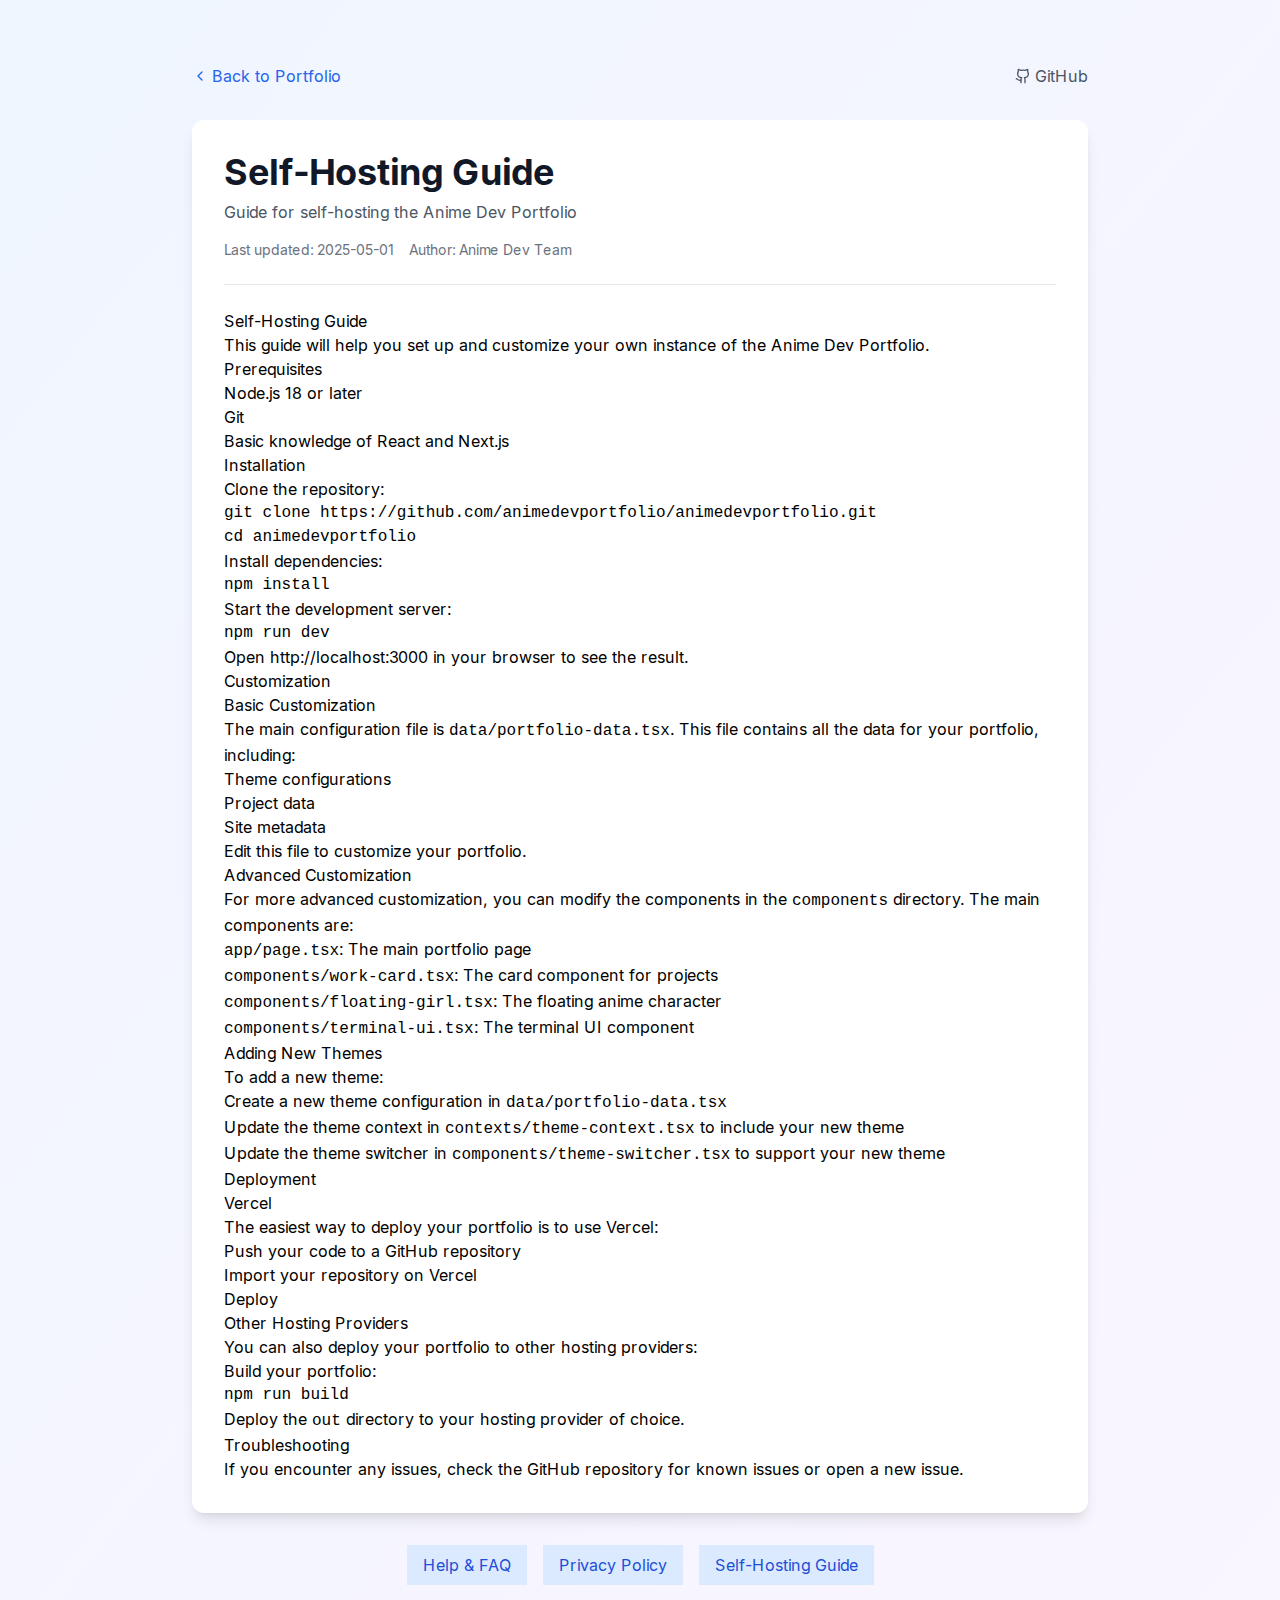
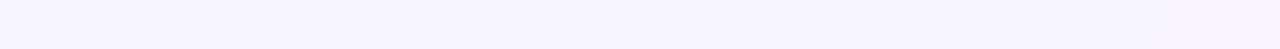
<file: wiki/self-hosting/index.html>
<!DOCTYPE html><html lang="en"><head><meta charSet="utf-8"/><meta name="viewport" content="width=device-width, initial-scale=1, maximum-scale=1"/><link rel="preload" href="/_next/static/media/a34f9d1faa5f3315-s.p.woff2" as="font" crossorigin="" type="font/woff2"/><link rel="stylesheet" href="/_next/static/css/9c19f8c022d8974a.css" data-precedence="next"/><link rel="preload" as="script" fetchPriority="low" href="/_next/static/chunks/webpack-9682978e3e09731c.js"/><script src="/_next/static/chunks/4bd1b696-92f787ce67d7893e.js" async=""></script><script src="/_next/static/chunks/684-9378a60d2621f814.js" async=""></script><script src="/_next/static/chunks/main-app-b97aabea98500707.js" async=""></script><script src="/_next/static/chunks/app/layout-b9c473056de4b65e.js" async=""></script><script src="/_next/static/chunks/874-450ef3267553834d.js" async=""></script><script src="/_next/static/chunks/app/wiki/%5BarticleId%5D/page-23863c50ba17a772.js" async=""></script><meta name="next-size-adjust" content=""/><meta name="theme-color" media="(prefers-color-scheme: light)" content="#ffffff"/><meta name="theme-color" media="(prefers-color-scheme: dark)" content="#000000"/><title>Self-Hosting Guide | .fumiya.tsx | .fumiya.tsx</title><meta name="description" content="Guide for self-hosting the Anime Dev Portfolio"/><link rel="author" href="https://animedevportfolio.vercel.app"/><meta name="author" content="Anime Dev"/><link rel="manifest" href="/manifest.json"/><meta name="generator" content="v0.dev"/><meta name="keywords" content="developer portfolio,anime,react,next.js,typescript,tailwindcss,framer motion,interactive"/><meta name="creator" content="Anime Dev"/><meta property="og:title" content="Self-Hosting Guide"/><meta property="og:description" content="Guide for self-hosting the Anime Dev Portfolio"/><meta property="og:url" content="https://animedevportfolio.vercel.app/wiki/self-hosting/"/><meta property="og:image" content="https://animedevportfolio.vercel.app/og.png"/><meta property="og:image:width" content="1200"/><meta property="og:image:height" content="630"/><meta property="og:image:alt" content="Self-Hosting Guide"/><meta property="og:type" content="article"/><meta name="twitter:card" content="summary_large_image"/><meta name="twitter:creator" content="Anime Dev"/><meta name="twitter:title" content="Self-Hosting Guide"/><meta name="twitter:description" content="Guide for self-hosting the Anime Dev Portfolio"/><meta name="twitter:image" content="https://animedevportfolio.vercel.app/og.png"/><link rel="shortcut icon" href="/favicon-16x16.png"/><link rel="icon" href="/favicon.ico"/><link rel="apple-touch-icon" href="/apple-touch-icon.png"/><script src="/_next/static/chunks/polyfills-42372ed130431b0a.js" noModule=""></script></head><body class="__className_d65c78"><div class="min-h-screen bg-gradient-to-br from-blue-50 to-purple-50 py-16 px-4 md:px-8"><div class="max-w-4xl mx-auto"><div class="mb-8 flex items-center justify-between"><a class="flex items-center text-blue-600 hover:text-blue-800 transition-colors" href="/"><svg xmlns="http://www.w3.org/2000/svg" width="16" height="16" viewBox="0 0 24 24" fill="none" stroke="currentColor" stroke-width="2" stroke-linecap="round" stroke-linejoin="round" class="lucide lucide-chevron-left mr-1"><path d="m15 18-6-6 6-6"></path></svg>Back to Portfolio</a><a href="https://github.com/animedevportfolio/animedevportfolio" target="_blank" rel="noopener noreferrer" class="flex items-center text-gray-600 hover:text-gray-800 transition-colors"><svg xmlns="http://www.w3.org/2000/svg" width="16" height="16" viewBox="0 0 24 24" fill="none" stroke="currentColor" stroke-width="2" stroke-linecap="round" stroke-linejoin="round" class="lucide lucide-github mr-1"><path d="M15 22v-4a4.8 4.8 0 0 0-1-3.5c3 0 6-2 6-5.5.08-1.25-.27-2.48-1-3.5.28-1.15.28-2.35 0-3.5 0 0-1 0-3 1.5-2.64-.5-5.36-.5-8 0C6 2 5 2 5 2c-.3 1.15-.3 2.35 0 3.5A5.403 5.403 0 0 0 4 9c0 3.5 3 5.5 6 5.5-.39.49-.68 1.05-.85 1.65-.17.6-.22 1.23-.15 1.85v4"></path><path d="M9 18c-4.51 2-5-2-7-2"></path></svg>GitHub</a></div><div class="bg-white rounded-xl shadow-lg p-6 md:p-8"><div class="mb-6 pb-6 border-b border-gray-200"><h1 class="text-3xl md:text-4xl font-bold text-gray-900 mb-2">Self-Hosting Guide</h1><p class="text-gray-600">Guide for self-hosting the Anime Dev Portfolio</p><div class="mt-4 flex flex-wrap gap-4 text-sm text-gray-500"><span>Last updated: <!-- -->2025-05-01</span><span>Author: <!-- -->Anime Dev Team</span></div></div><div class="prose prose-blue max-w-none"><h1>Self-Hosting Guide</h1>
<p>This guide will help you set up and customize your own instance of the Anime Dev Portfolio.</p>
<h2>Prerequisites</h2>
<ul>
<li>Node.js 18 or later</li>
<li>Git</li>
<li>Basic knowledge of React and Next.js</li>
</ul>
<h2>Installation</h2>
<ol>
<li>Clone the repository:</li>
</ol>
<pre><code class="language-bash">git clone https://github.com/animedevportfolio/animedevportfolio.git
cd animedevportfolio
</code></pre>
<ol start="2">
<li>Install dependencies:</li>
</ol>
<pre><code class="language-bash">npm install
</code></pre>
<ol start="3">
<li>Start the development server:</li>
</ol>
<pre><code class="language-bash">npm run dev
</code></pre>
<ol start="4">
<li>Open <a href="http://localhost:3000">http://localhost:3000</a> in your browser to see the result.</li>
</ol>
<h2>Customization</h2>
<h3>Basic Customization</h3>
<p>The main configuration file is <code>data/portfolio-data.tsx</code>. This file contains all the data for your portfolio, including:</p>
<ul>
<li>Theme configurations</li>
<li>Project data</li>
<li>Site metadata</li>
</ul>
<p>Edit this file to customize your portfolio.</p>
<h3>Advanced Customization</h3>
<p>For more advanced customization, you can modify the components in the <code>components</code> directory. The main components are:</p>
<ul>
<li><code>app/page.tsx</code>: The main portfolio page</li>
<li><code>components/work-card.tsx</code>: The card component for projects</li>
<li><code>components/floating-girl.tsx</code>: The floating anime character</li>
<li><code>components/terminal-ui.tsx</code>: The terminal UI component</li>
</ul>
<h3>Adding New Themes</h3>
<p>To add a new theme:</p>
<ol>
<li>Create a new theme configuration in <code>data/portfolio-data.tsx</code></li>
<li>Update the theme context in <code>contexts/theme-context.tsx</code> to include your new theme</li>
<li>Update the theme switcher in <code>components/theme-switcher.tsx</code> to support your new theme</li>
</ol>
<h2>Deployment</h2>
<h3>Vercel</h3>
<p>The easiest way to deploy your portfolio is to use Vercel:</p>
<ol>
<li>Push your code to a GitHub repository</li>
<li>Import your repository on Vercel</li>
<li>Deploy</li>
</ol>
<h3>Other Hosting Providers</h3>
<p>You can also deploy your portfolio to other hosting providers:</p>
<ol>
<li>Build your portfolio:</li>
</ol>
<pre><code class="language-bash">npm run build
</code></pre>
<ol start="2">
<li>Deploy the <code>out</code> directory to your hosting provider of choice.</li>
</ol>
<h2>Troubleshooting</h2>
<p>If you encounter any issues, check the <a href="https://github.com/animedevportfolio/animedevportfolio">GitHub repository</a> for known issues or open a new issue.</p></div></div><div class="mt-8 flex flex-wrap gap-4 justify-center"><a class="px-4 py-2 bg-blue-100 text-blue-700 rounded-md hover:bg-blue-200 transition-colors" href="/wiki/help/">Help &amp; FAQ</a><a class="px-4 py-2 bg-blue-100 text-blue-700 rounded-md hover:bg-blue-200 transition-colors" href="/wiki/privacy/">Privacy Policy</a><a class="px-4 py-2 bg-blue-100 text-blue-700 rounded-md hover:bg-blue-200 transition-colors" href="/wiki/self-hosting/">Self-Hosting Guide</a></div></div></div><script src="/_next/static/chunks/webpack-9682978e3e09731c.js" async=""></script><script>(self.__next_f=self.__next_f||[]).push([0])</script><script>self.__next_f.push([1,"1:\"$Sreact.fragment\"\n2:I[7636,[\"177\",\"static/chunks/app/layout-b9c473056de4b65e.js\"],\"ThemeProvider\"]\n3:I[3832,[\"177\",\"static/chunks/app/layout-b9c473056de4b65e.js\"],\"LanguageProvider\"]\n4:I[7555,[],\"\"]\n5:I[1295,[],\"\"]\n6:I[6874,[\"874\",\"static/chunks/874-450ef3267553834d.js\",\"215\",\"static/chunks/app/wiki/%5BarticleId%5D/page-23863c50ba17a772.js\"],\"\"]\n7:I[9665,[],\"OutletBoundary\"]\na:I[9665,[],\"ViewportBoundary\"]\nc:I[9665,[],\"MetadataBoundary\"]\ne:I[6614,[],\"\"]\n:HL[\"/_next/static/media/a34f9d1faa5f3315-s.p.woff2\",\"font\",{\"crossOrigin\":\"\",\"type\":\"font/woff2\"}]\n:HL[\"/_next/static/css/9c19f8c022d8974a.css\",\"style\"]\n"])</script><script>self.__next_f.push([1,"0:{\"P\":null,\"b\":\"2Cj1ynShgoH3IIO2gsKl9\",\"p\":\"\",\"c\":[\"\",\"wiki\",\"self-hosting\",\"\"],\"i\":false,\"f\":[[[\"\",{\"children\":[\"wiki\",{\"children\":[[\"articleId\",\"self-hosting\",\"d\"],{\"children\":[\"__PAGE__\",{}]}]}]},\"$undefined\",\"$undefined\",true],[\"\",[\"$\",\"$1\",\"c\",{\"children\":[[[\"$\",\"link\",\"0\",{\"rel\":\"stylesheet\",\"href\":\"/_next/static/css/9c19f8c022d8974a.css\",\"precedence\":\"next\",\"crossOrigin\":\"$undefined\",\"nonce\":\"$undefined\"}]],[\"$\",\"html\",null,{\"lang\":\"en\",\"suppressHydrationWarning\":true,\"children\":[[\"$\",\"head\",null,{}],[\"$\",\"body\",null,{\"className\":\"__className_d65c78\",\"suppressHydrationWarning\":true,\"children\":[\"$\",\"$L2\",null,{\"children\":[\"$\",\"$L3\",null,{\"children\":[\"$\",\"$L4\",null,{\"parallelRouterKey\":\"children\",\"error\":\"$undefined\",\"errorStyles\":\"$undefined\",\"errorScripts\":\"$undefined\",\"template\":[\"$\",\"$L5\",null,{}],\"templateStyles\":\"$undefined\",\"templateScripts\":\"$undefined\",\"notFound\":[[\"$\",\"div\",null,{\"className\":\"min-h-screen bg-gradient-to-br from-blue-50 to-purple-50 flex flex-col items-center justify-center p-4\",\"children\":[\"$\",\"div\",null,{\"className\":\"max-w-md w-full bg-white rounded-xl shadow-lg p-8 text-center\",\"children\":[[\"$\",\"h1\",null,{\"className\":\"text-6xl font-bold text-blue-600 mb-4\",\"children\":\"404\"}],[\"$\",\"h2\",null,{\"className\":\"text-2xl font-semibold text-gray-800 mb-4\",\"children\":\"Page Not Found\"}],[\"$\",\"p\",null,{\"className\":\"text-gray-600 mb-8\",\"children\":\"The page you're looking for doesn't exist or has been moved to another URL.\"}],[\"$\",\"div\",null,{\"className\":\"flex flex-col sm:flex-row gap-4 justify-center\",\"children\":[[\"$\",\"$L6\",null,{\"href\":\"/\",\"className\":\"px-6 py-2 bg-blue-600 text-white rounded-md hover:bg-blue-700 transition-colors\",\"children\":\"Go Home\"}],[\"$\",\"$L6\",null,{\"href\":\"/wiki/\",\"className\":\"px-6 py-2 bg-gray-200 text-gray-800 rounded-md hover:bg-gray-300 transition-colors\",\"children\":\"Visit Wiki\"}]]}],[\"$\",\"div\",null,{\"className\":\"mt-8\",\"children\":[\"$\",\"a\",null,{\"href\":\"https://github.com/animedevportfolio/animedevportfolio\",\"target\":\"_blank\",\"rel\":\"noopener noreferrer\",\"className\":\"text-blue-500 hover:text-blue-700 transition-colors\",\"children\":\"GitHub Repository\"}]}]]}]}],[]],\"forbidden\":\"$undefined\",\"unauthorized\":\"$undefined\"}]}]}]}]]}]]}],{\"children\":[\"wiki\",[\"$\",\"$1\",\"c\",{\"children\":[null,[\"$\",\"$L4\",null,{\"parallelRouterKey\":\"children\",\"error\":\"$undefined\",\"errorStyles\":\"$undefined\",\"errorScripts\":\"$undefined\",\"template\":[\"$\",\"$L5\",null,{}],\"templateStyles\":\"$undefined\",\"templateScripts\":\"$undefined\",\"notFound\":\"$undefined\",\"forbidden\":\"$undefined\",\"unauthorized\":\"$undefined\"}]]}],{\"children\":[[\"articleId\",\"self-hosting\",\"d\"],[\"$\",\"$1\",\"c\",{\"children\":[null,[\"$\",\"$L4\",null,{\"parallelRouterKey\":\"children\",\"error\":\"$undefined\",\"errorStyles\":\"$undefined\",\"errorScripts\":\"$undefined\",\"template\":[\"$\",\"$L5\",null,{}],\"templateStyles\":\"$undefined\",\"templateScripts\":\"$undefined\",\"notFound\":\"$undefined\",\"forbidden\":\"$undefined\",\"unauthorized\":\"$undefined\"}]]}],{\"children\":[\"__PAGE__\",[\"$\",\"$1\",\"c\",{\"children\":[[\"$\",\"div\",null,{\"className\":\"min-h-screen bg-gradient-to-br from-blue-50 to-purple-50 py-16 px-4 md:px-8\",\"children\":[\"$\",\"div\",null,{\"className\":\"max-w-4xl mx-auto\",\"children\":[[\"$\",\"div\",null,{\"className\":\"mb-8 flex items-center justify-between\",\"children\":[[\"$\",\"$L6\",null,{\"href\":\"/\",\"className\":\"flex items-center text-blue-600 hover:text-blue-800 transition-colors\",\"children\":[[\"$\",\"svg\",null,{\"ref\":\"$undefined\",\"xmlns\":\"http://www.w3.org/2000/svg\",\"width\":16,\"height\":16,\"viewBox\":\"0 0 24 24\",\"fill\":\"none\",\"stroke\":\"currentColor\",\"strokeWidth\":2,\"strokeLinecap\":\"round\",\"strokeLinejoin\":\"round\",\"className\":\"lucide lucide-chevron-left mr-1\",\"children\":[[\"$\",\"path\",\"1wnfg3\",{\"d\":\"m15 18-6-6 6-6\"}],\"$undefined\"]}],\"Back to Portfolio\"]}],[\"$\",\"a\",null,{\"href\":\"https://github.com/animedevportfolio/animedevportfolio\",\"target\":\"_blank\",\"rel\":\"noopener noreferrer\",\"className\":\"flex items-center text-gray-600 hover:text-gray-800 transition-colors\",\"children\":[[\"$\",\"svg\",null,{\"ref\":\"$undefined\",\"xmlns\":\"http://www.w3.org/2000/svg\",\"width\":16,\"height\":16,\"viewBox\":\"0 0 24 24\",\"fill\":\"none\",\"stroke\":\"currentColor\",\"strokeWidth\":2,\"strokeLinecap\":\"round\",\"strokeLinejoin\":\"round\",\"className\":\"lucide lucide-github mr-1\",\"children\":[[\"$\",\"path\",\"tonef\",{\"d\":\"M15 22v-4a4.8 4.8 0 0 0-1-3.5c3 0 6-2 6-5.5.08-1.25-.27-2.48-1-3.5.28-1.15.28-2.35 0-3.5 0 0-1 0-3 1.5-2.64-.5-5.36-.5-8 0C6 2 5 2 5 2c-.3 1.15-.3 2.35 0 3.5A5.403 5.403 0 0 0 4 9c0 3.5 3 5.5 6 5.5-.39.49-.68 1.05-.85 1.65-.17.6-.22 1.23-.15 1.85v4\"}],[\"$\",\"path\",\"9comsn\",{\"d\":\"M9 18c-4.51 2-5-2-7-2\"}],\"$undefined\"]}],\"GitHub\"]}]]}],[\"$\",\"div\",null,{\"className\":\"bg-white rounded-xl shadow-lg p-6 md:p-8\",\"children\":[[\"$\",\"div\",null,{\"className\":\"mb-6 pb-6 border-b border-gray-200\",\"children\":[[\"$\",\"h1\",null,{\"className\":\"text-3xl md:text-4xl font-bold text-gray-900 mb-2\",\"children\":\"Self-Hosting Guide\"}],[\"$\",\"p\",null,{\"className\":\"text-gray-600\",\"children\":\"Guide for self-hosting the Anime Dev Portfolio\"}],[\"$\",\"div\",null,{\"className\":\"mt-4 flex flex-wrap gap-4 text-sm text-gray-500\",\"children\":[[\"$\",\"span\",null,{\"children\":[\"Last updated: \",\"2025-05-01\"]}],[\"$\",\"span\",null,{\"children\":[\"Author: \",\"Anime Dev Team\"]}]]}]]}],[\"$\",\"div\",null,{\"className\":\"prose prose-blue max-w-none\",\"children\":[[\"$\",\"h1\",\"h1-0\",{\"children\":\"Self-Hosting Guide\"}],\"\\n\",[\"$\",\"p\",\"p-0\",{\"children\":\"This guide will help you set up and customize your own instance of the Anime Dev Portfolio.\"}],\"\\n\",[\"$\",\"h2\",\"h2-0\",{\"children\":\"Prerequisites\"}],\"\\n\",[\"$\",\"ul\",\"ul-0\",{\"children\":[\"\\n\",[\"$\",\"li\",\"li-0\",{\"children\":\"Node.js 18 or later\"}],\"\\n\",[\"$\",\"li\",\"li-1\",{\"children\":\"Git\"}],\"\\n\",[\"$\",\"li\",\"li-2\",{\"children\":\"Basic knowledge of React and Next.js\"}],\"\\n\"]}],\"\\n\",[\"$\",\"h2\",\"h2-1\",{\"children\":\"Installation\"}],\"\\n\",[\"$\",\"ol\",\"ol-0\",{\"children\":[\"\\n\",[\"$\",\"li\",\"li-0\",{\"children\":\"Clone the repository:\"}],\"\\n\"]}],\"\\n\",[\"$\",\"pre\",\"pre-0\",{\"children\":[\"$\",\"code\",\"code-0\",{\"className\":\"language-bash\",\"children\":\"git clone https://github.com/animedevportfolio/animedevportfolio.git\\ncd animedevportfolio\\n\"}]}],\"\\n\",[\"$\",\"ol\",\"ol-1\",{\"start\":2,\"children\":[\"\\n\",[\"$\",\"li\",\"li-0\",{\"children\":\"Install dependencies:\"}],\"\\n\"]}],\"\\n\",[\"$\",\"pre\",\"pre-1\",{\"children\":[\"$\",\"code\",\"code-0\",{\"className\":\"language-bash\",\"children\":\"npm install\\n\"}]}],\"\\n\",[\"$\",\"ol\",\"ol-2\",{\"start\":3,\"children\":[\"\\n\",[\"$\",\"li\",\"li-0\",{\"children\":\"Start the development server:\"}],\"\\n\"]}],\"\\n\",[\"$\",\"pre\",\"pre-2\",{\"children\":[\"$\",\"code\",\"code-0\",{\"className\":\"language-bash\",\"children\":\"npm run dev\\n\"}]}],\"\\n\",[\"$\",\"ol\",\"ol-3\",{\"start\":4,\"children\":[\"\\n\",[\"$\",\"li\",\"li-0\",{\"children\":[\"Open \",[\"$\",\"a\",\"a-0\",{\"href\":\"http://localhost:3000\",\"children\":\"http://localhost:3000\"}],\" in your browser to see the result.\"]}],\"\\n\"]}],\"\\n\",[\"$\",\"h2\",\"h2-2\",{\"children\":\"Customization\"}],\"\\n\",[\"$\",\"h3\",\"h3-0\",{\"children\":\"Basic Customization\"}],\"\\n\",[\"$\",\"p\",\"p-1\",{\"children\":[\"The main configuration file is \",[\"$\",\"code\",\"code-0\",{\"children\":\"data/portfolio-data.tsx\"}],\". This file contains all the data for your portfolio, including:\"]}],\"\\n\",[\"$\",\"ul\",\"ul-1\",{\"children\":[\"\\n\",[\"$\",\"li\",\"li-0\",{\"children\":\"Theme configurations\"}],\"\\n\",[\"$\",\"li\",\"li-1\",{\"children\":\"Project data\"}],\"\\n\",[\"$\",\"li\",\"li-2\",{\"children\":\"Site metadata\"}],\"\\n\"]}],\"\\n\",[\"$\",\"p\",\"p-2\",{\"children\":\"Edit this file to customize your portfolio.\"}],\"\\n\",[\"$\",\"h3\",\"h3-1\",{\"children\":\"Advanced Customization\"}],\"\\n\",[\"$\",\"p\",\"p-3\",{\"children\":[\"For more advanced customization, you can modify the components in the \",[\"$\",\"code\",\"code-0\",{\"children\":\"components\"}],\" directory. The main components are:\"]}],\"\\n\",[\"$\",\"ul\",\"ul-2\",{\"children\":[\"\\n\",[\"$\",\"li\",\"li-0\",{\"children\":[[\"$\",\"code\",\"code-0\",{\"children\":\"app/page.tsx\"}],\": The main portfolio page\"]}],\"\\n\",[\"$\",\"li\",\"li-1\",{\"children\":[[\"$\",\"code\",\"code-0\",{\"children\":\"components/work-card.tsx\"}],\": The card component for projects\"]}],\"\\n\",[\"$\",\"li\",\"li-2\",{\"children\":[[\"$\",\"code\",\"code-0\",{\"children\":\"components/floating-girl.tsx\"}],\": The floating anime character\"]}],\"\\n\",[\"$\",\"li\",\"li-3\",{\"children\":[[\"$\",\"code\",\"code-0\",{\"children\":\"components/terminal-ui.tsx\"}],\": The terminal UI component\"]}],\"\\n\"]}],\"\\n\",[\"$\",\"h3\",\"h3-2\",{\"children\":\"Adding New Themes\"}],\"\\n\",[\"$\",\"p\",\"p-4\",{\"children\":\"To add a new theme:\"}],\"\\n\",[\"$\",\"ol\",\"ol-4\",{\"children\":[\"\\n\",[\"$\",\"li\",\"li-0\",{\"children\":[\"Create a new theme configuration in \",[\"$\",\"code\",\"code-0\",{\"children\":\"data/portfolio-data.tsx\"}]]}],\"\\n\",[\"$\",\"li\",\"li-1\",{\"children\":[\"Update the theme context in \",[\"$\",\"code\",\"code-0\",{\"children\":\"contexts/theme-context.tsx\"}],\" to include your new theme\"]}],\"\\n\",[\"$\",\"li\",\"li-2\",{\"children\":[\"Update the theme switcher in \",[\"$\",\"code\",\"code-0\",{\"children\":\"components/theme-switcher.tsx\"}],\" to support your new theme\"]}],\"\\n\"]}],\"\\n\",[\"$\",\"h2\",\"h2-3\",{\"children\":\"Deployment\"}],\"\\n\",[\"$\",\"h3\",\"h3-3\",{\"children\":\"Vercel\"}],\"\\n\",[\"$\",\"p\",\"p-5\",{\"children\":\"The easiest way to deploy your portfolio is to use Vercel:\"}],\"\\n\",[\"$\",\"ol\",\"ol-5\",{\"children\":[\"\\n\",[\"$\",\"li\",\"li-0\",{\"children\":\"Push your code to a GitHub repository\"}],\"\\n\",[\"$\",\"li\",\"li-1\",{\"children\":\"Import your repository on Vercel\"}],\"\\n\",[\"$\",\"li\",\"li-2\",{\"children\":\"Deploy\"}],\"\\n\"]}],\"\\n\",[\"$\",\"h3\",\"h3-4\",{\"children\":\"Other Hosting Providers\"}],\"\\n\",[\"$\",\"p\",\"p-6\",{\"children\":\"You can also deploy your portfolio to other hosting providers:\"}],\"\\n\",[\"$\",\"ol\",\"ol-6\",{\"children\":[\"\\n\",[\"$\",\"li\",\"li-0\",{\"children\":\"Build your portfolio:\"}],\"\\n\"]}],\"\\n\",[\"$\",\"pre\",\"pre-3\",{\"children\":[\"$\",\"code\",\"code-0\",{\"className\":\"language-bash\",\"children\":\"npm run build\\n\"}]}],\"\\n\",[\"$\",\"ol\",\"ol-7\",{\"start\":2,\"children\":[\"\\n\",[\"$\",\"li\",\"li-0\",{\"children\":[\"Deploy the \",[\"$\",\"code\",\"code-0\",{\"children\":\"out\"}],\" directory to your hosting provider of choice.\"]}],\"\\n\"]}],\"\\n\",[\"$\",\"h2\",\"h2-4\",{\"children\":\"Troubleshooting\"}],\"\\n\",[\"$\",\"p\",\"p-7\",{\"children\":[\"If you encounter any issues, check the \",[\"$\",\"a\",\"a-0\",{\"href\":\"https://github.com/animedevportfolio/animedevportfolio\",\"children\":\"GitHub repository\"}],\" for known issues or open a new issue.\"]}]]}]]}],[\"$\",\"div\",null,{\"className\":\"mt-8 flex flex-wrap gap-4 justify-center\",\"children\":[[\"$\",\"$L6\",null,{\"href\":\"/wiki/help/\",\"className\":\"px-4 py-2 bg-blue-100 text-blue-700 rounded-md hover:bg-blue-200 transition-colors\",\"children\":\"Help \u0026 FAQ\"}],[\"$\",\"$L6\",null,{\"href\":\"/wiki/privacy/\",\"className\":\"px-4 py-2 bg-blue-100 text-blue-700 rounded-md hover:bg-blue-200 transition-colors\",\"children\":\"Privacy Policy\"}],[\"$\",\"$L6\",null,{\"href\":\"/wiki/self-hosting/\",\"className\":\"px-4 py-2 bg-blue-100 text-blue-700 rounded-md hover:bg-blue-200 transition-colors\",\"children\":\"Self-Hosting Guide\"}]]}]]}]}],\"$undefined\",null,[\"$\",\"$L7\",null,{\"children\":[\"$L8\",\"$L9\",null]}]]}],{},null,false]},null,false]},null,false]},null,false],[\"$\",\"$1\",\"h\",{\"children\":[null,[\"$\",\"$1\",\"FBjfUFE-4lyJ90BEkwHc_\",{\"children\":[[\"$\",\"$La\",null,{\"children\":\"$Lb\"}],[\"$\",\"meta\",null,{\"name\":\"next-size-adjust\",\"content\":\"\"}]]}],[\"$\",\"$Lc\",null,{\"children\":\"$Ld\"}]]}],false]],\"m\":\"$undefined\",\"G\":[\"$e\",\"$undefined\"],\"s\":false,\"S\":true}\n"])</script><script>self.__next_f.push([1,"b:[[\"$\",\"meta\",\"0\",{\"charSet\":\"utf-8\"}],[\"$\",\"meta\",\"1\",{\"name\":\"viewport\",\"content\":\"width=device-width, initial-scale=1, maximum-scale=1\"}],[\"$\",\"meta\",\"2\",{\"name\":\"theme-color\",\"media\":\"(prefers-color-scheme: light)\",\"content\":\"#ffffff\"}],[\"$\",\"meta\",\"3\",{\"name\":\"theme-color\",\"media\":\"(prefers-color-scheme: dark)\",\"content\":\"#000000\"}]]\n8:null\n"])</script><script>self.__next_f.push([1,"9:null\nd:[[\"$\",\"title\",\"0\",{\"children\":\"Self-Hosting Guide | .fumiya.tsx | .fumiya.tsx\"}],[\"$\",\"meta\",\"1\",{\"name\":\"description\",\"content\":\"Guide for self-hosting the Anime Dev Portfolio\"}],[\"$\",\"link\",\"2\",{\"rel\":\"author\",\"href\":\"https://animedevportfolio.vercel.app\"}],[\"$\",\"meta\",\"3\",{\"name\":\"author\",\"content\":\"Anime Dev\"}],[\"$\",\"link\",\"4\",{\"rel\":\"manifest\",\"href\":\"/manifest.json\",\"crossOrigin\":\"$undefined\"}],[\"$\",\"meta\",\"5\",{\"name\":\"generator\",\"content\":\"v0.dev\"}],[\"$\",\"meta\",\"6\",{\"name\":\"keywords\",\"content\":\"developer portfolio,anime,react,next.js,typescript,tailwindcss,framer motion,interactive\"}],[\"$\",\"meta\",\"7\",{\"name\":\"creator\",\"content\":\"Anime Dev\"}],[\"$\",\"meta\",\"8\",{\"property\":\"og:title\",\"content\":\"Self-Hosting Guide\"}],[\"$\",\"meta\",\"9\",{\"property\":\"og:description\",\"content\":\"Guide for self-hosting the Anime Dev Portfolio\"}],[\"$\",\"meta\",\"10\",{\"property\":\"og:url\",\"content\":\"https://animedevportfolio.vercel.app/wiki/self-hosting/\"}],[\"$\",\"meta\",\"11\",{\"property\":\"og:image\",\"content\":\"https://animedevportfolio.vercel.app/og.png\"}],[\"$\",\"meta\",\"12\",{\"property\":\"og:image:width\",\"content\":\"1200\"}],[\"$\",\"meta\",\"13\",{\"property\":\"og:image:height\",\"content\":\"630\"}],[\"$\",\"meta\",\"14\",{\"property\":\"og:image:alt\",\"content\":\"Self-Hosting Guide\"}],[\"$\",\"meta\",\"15\",{\"property\":\"og:type\",\"content\":\"article\"}],[\"$\",\"meta\",\"16\",{\"name\":\"twitter:card\",\"content\":\"summary_large_image\"}],[\"$\",\"meta\",\"17\",{\"name\":\"twitter:creator\",\"content\":\"Anime Dev\"}],[\"$\",\"meta\",\"18\",{\"name\":\"twitter:title\",\"content\":\"Self-Hosting Guide\"}],[\"$\",\"meta\",\"19\",{\"name\":\"twitter:description\",\"content\":\"Guide for self-hosting the Anime Dev Portfolio\"}],[\"$\",\"meta\",\"20\",{\"name\":\"twitter:image\",\"content\":\"https://animedevportfolio.vercel.app/og.png\"}],[\"$\",\"link\",\"21\",{\"rel\":\"shortcut icon\",\"href\":\"/favicon-16x16.png\"}],[\"$\",\"link\",\"22\",{\"rel\":\"icon\",\"href\":\"/favicon.ico\"}],[\"$\",\"link\",\"23\",{\"rel\":\"apple-touch-icon\",\"href\":\"/apple-touch-icon.png\"}]]\n"])</script></body></html>
</file>
<file: _next/static/css/9c19f8c022d8974a.css>
*,:after,:before{--tw-border-spacing-x:0;--tw-border-spacing-y:0;--tw-translate-x:0;--tw-translate-y:0;--tw-rotate:0;--tw-skew-x:0;--tw-skew-y:0;--tw-scale-x:1;--tw-scale-y:1;--tw-pan-x: ;--tw-pan-y: ;--tw-pinch-zoom: ;--tw-scroll-snap-strictness:proximity;--tw-gradient-from-position: ;--tw-gradient-via-position: ;--tw-gradient-to-position: ;--tw-ordinal: ;--tw-slashed-zero: ;--tw-numeric-figure: ;--tw-numeric-spacing: ;--tw-numeric-fraction: ;--tw-ring-inset: ;--tw-ring-offset-width:0px;--tw-ring-offset-color:#fff;--tw-ring-color:rgb(59 130 246/0.5);--tw-ring-offset-shadow:0 0 #0000;--tw-ring-shadow:0 0 #0000;--tw-shadow:0 0 #0000;--tw-shadow-colored:0 0 #0000;--tw-blur: ;--tw-brightness: ;--tw-contrast: ;--tw-grayscale: ;--tw-hue-rotate: ;--tw-invert: ;--tw-saturate: ;--tw-sepia: ;--tw-drop-shadow: ;--tw-backdrop-blur: ;--tw-backdrop-brightness: ;--tw-backdrop-contrast: ;--tw-backdrop-grayscale: ;--tw-backdrop-hue-rotate: ;--tw-backdrop-invert: ;--tw-backdrop-opacity: ;--tw-backdrop-saturate: ;--tw-backdrop-sepia: ;--tw-contain-size: ;--tw-contain-layout: ;--tw-contain-paint: ;--tw-contain-style: }::backdrop{--tw-border-spacing-x:0;--tw-border-spacing-y:0;--tw-translate-x:0;--tw-translate-y:0;--tw-rotate:0;--tw-skew-x:0;--tw-skew-y:0;--tw-scale-x:1;--tw-scale-y:1;--tw-pan-x: ;--tw-pan-y: ;--tw-pinch-zoom: ;--tw-scroll-snap-strictness:proximity;--tw-gradient-from-position: ;--tw-gradient-via-position: ;--tw-gradient-to-position: ;--tw-ordinal: ;--tw-slashed-zero: ;--tw-numeric-figure: ;--tw-numeric-spacing: ;--tw-numeric-fraction: ;--tw-ring-inset: ;--tw-ring-offset-width:0px;--tw-ring-offset-color:#fff;--tw-ring-color:rgb(59 130 246/0.5);--tw-ring-offset-shadow:0 0 #0000;--tw-ring-shadow:0 0 #0000;--tw-shadow:0 0 #0000;--tw-shadow-colored:0 0 #0000;--tw-blur: ;--tw-brightness: ;--tw-contrast: ;--tw-grayscale: ;--tw-hue-rotate: ;--tw-invert: ;--tw-saturate: ;--tw-sepia: ;--tw-drop-shadow: ;--tw-backdrop-blur: ;--tw-backdrop-brightness: ;--tw-backdrop-contrast: ;--tw-backdrop-grayscale: ;--tw-backdrop-hue-rotate: ;--tw-backdrop-invert: ;--tw-backdrop-opacity: ;--tw-backdrop-saturate: ;--tw-backdrop-sepia: ;--tw-contain-size: ;--tw-contain-layout: ;--tw-contain-paint: ;--tw-contain-style: }/*
! tailwindcss v3.4.17 | MIT License | https://tailwindcss.com
*/*,:after,:before{box-sizing:border-box;border:0 solid #e5e7eb}:after,:before{--tw-content:""}:host,html{line-height:1.5;-webkit-text-size-adjust:100%;-moz-tab-size:4;tab-size:4;font-family:ui-sans-serif,system-ui,sans-serif,Apple Color Emoji,Segoe UI Emoji,Segoe UI Symbol,Noto Color Emoji;font-feature-settings:normal;font-variation-settings:normal;-webkit-tap-highlight-color:transparent}body{margin:0;line-height:inherit}hr{height:0;color:inherit;border-top-width:1px}abbr:where([title]){text-decoration:underline dotted}h1,h2,h3,h4,h5,h6{font-size:inherit;font-weight:inherit}a{color:inherit;text-decoration:inherit}b,strong{font-weight:bolder}code,kbd,pre,samp{font-family:ui-monospace,SFMono-Regular,Menlo,Monaco,Consolas,Liberation Mono,Courier New,monospace;font-feature-settings:normal;font-variation-settings:normal;font-size:1em}small{font-size:80%}sub,sup{font-size:75%;line-height:0;position:relative;vertical-align:baseline}sub{bottom:-.25em}sup{top:-.5em}table{text-indent:0;border-color:inherit;border-collapse:collapse}button,input,optgroup,select,textarea{font-family:inherit;font-feature-settings:inherit;font-variation-settings:inherit;font-size:100%;font-weight:inherit;line-height:inherit;letter-spacing:inherit;color:inherit;margin:0;padding:0}button,select{text-transform:none}button,input:where([type=button]),input:where([type=reset]),input:where([type=submit]){-webkit-appearance:button;background-color:transparent;background-image:none}:-moz-focusring{outline:auto}:-moz-ui-invalid{box-shadow:none}progress{vertical-align:baseline}::-webkit-inner-spin-button,::-webkit-outer-spin-button{height:auto}[type=search]{-webkit-appearance:textfield;outline-offset:-2px}::-webkit-search-decoration{-webkit-appearance:none}::-webkit-file-upload-button{-webkit-appearance:button;font:inherit}summary{display:list-item}blockquote,dd,dl,figure,h1,h2,h3,h4,h5,h6,hr,p,pre{margin:0}fieldset{margin:0}fieldset,legend{padding:0}menu,ol,ul{list-style:none;margin:0;padding:0}dialog{padding:0}textarea{resize:vertical}input::placeholder,textarea::placeholder{opacity:1;color:#9ca3af}[role=button],button{cursor:pointer}:disabled{cursor:default}audio,canvas,embed,iframe,img,object,svg,video{display:block;vertical-align:middle}img,video{max-width:100%;height:auto}[hidden]:where(:not([hidden=until-found])){display:none}.sr-only{position:absolute;width:1px;height:1px;padding:0;margin:-1px;overflow:hidden;clip:rect(0,0,0,0);white-space:nowrap;border-width:0}.pointer-events-none{pointer-events:none}.pointer-events-auto{pointer-events:auto}.visible{visibility:visible}.invisible{visibility:hidden}.static{position:static}.fixed{position:fixed}.absolute{position:absolute}.relative{position:relative}.inset-0{inset:0}.inset-x-0{left:0;right:0}.inset-y-0{top:0;bottom:0}.-bottom-12{bottom:-3rem}.-bottom-6{bottom:-1.5rem}.-bottom-7{bottom:-1.75rem}.-left-12{left:-3rem}.-right-12{right:-3rem}.-top-12{top:-3rem}.bottom-0{bottom:0}.bottom-16{bottom:4rem}.bottom-2{bottom:.5rem}.bottom-full{bottom:100%}.left-0{left:0}.left-1{left:.25rem}.left-1\/2{left:50%}.left-2{left:.5rem}.left-\[50\%\]{left:50%}.right-0{right:0}.right-1{right:.25rem}.right-2{right:.5rem}.right-3{right:.75rem}.right-4{right:1rem}.right-8{right:2rem}.top-0{top:0}.top-1\.5{top:.375rem}.top-1\/2{top:50%}.top-16{top:4rem}.top-2{top:.5rem}.top-3\.5{top:.875rem}.top-4{top:1rem}.top-\[1px\]{top:1px}.top-\[50\%\]{top:50%}.top-\[60\%\]{top:60%}.top-full{top:100%}.z-10{z-index:10}.z-20{z-index:20}.z-30{z-index:30}.z-40{z-index:40}.z-50{z-index:50}.z-\[100\]{z-index:100}.z-\[1\]{z-index:1}.-mx-1{margin-left:-.25rem;margin-right:-.25rem}.mx-2{margin-left:.5rem;margin-right:.5rem}.mx-3\.5{margin-left:.875rem;margin-right:.875rem}.mx-auto{margin-left:auto;margin-right:auto}.my-0\.5{margin-top:.125rem;margin-bottom:.125rem}.my-1{margin-top:.25rem;margin-bottom:.25rem}.-ml-4{margin-left:-1rem}.-mt-4{margin-top:-1rem}.mb-1{margin-bottom:.25rem}.mb-16{margin-bottom:4rem}.mb-2{margin-bottom:.5rem}.mb-3{margin-bottom:.75rem}.mb-4{margin-bottom:1rem}.mb-6{margin-bottom:1.5rem}.mb-8{margin-bottom:2rem}.ml-1{margin-left:.25rem}.ml-auto{margin-left:auto}.mr-1{margin-right:.25rem}.mr-2{margin-right:.5rem}.mt-1{margin-top:.25rem}.mt-1\.5{margin-top:.375rem}.mt-2{margin-top:.5rem}.mt-24{margin-top:6rem}.mt-4{margin-top:1rem}.mt-6{margin-top:1.5rem}.mt-8{margin-top:2rem}.mt-auto{margin-top:auto}.block{display:block}.inline-block{display:inline-block}.flex{display:flex}.inline-flex{display:inline-flex}.table{display:table}.grid{display:grid}.hidden{display:none}.aspect-square{aspect-ratio:1/1}.aspect-video{aspect-ratio:16/9}.size-4{width:1rem;height:1rem}.h-1\.5{height:.375rem}.h-10{height:2.5rem}.h-11{height:2.75rem}.h-12{height:3rem}.h-2{height:.5rem}.h-2\.5{height:.625rem}.h-3{height:.75rem}.h-3\.5{height:.875rem}.h-4{height:1rem}.h-40{height:10rem}.h-5{height:1.25rem}.h-6{height:1.5rem}.h-7{height:1.75rem}.h-8{height:2rem}.h-9{height:2.25rem}.h-\[1px\]{height:1px}.h-\[70vh\]{height:70vh}.h-\[calc\(70vh-40px\)\]{height:calc(70vh - 40px)}.h-\[var\(--radix-navigation-menu-viewport-height\)\]{height:var(--radix-navigation-menu-viewport-height)}.h-\[var\(--radix-select-trigger-height\)\]{height:var(--radix-select-trigger-height)}.h-auto{height:auto}.h-full{height:100%}.h-px{height:1px}.h-svh{height:100svh}.max-h-96{max-height:24rem}.max-h-\[300px\]{max-height:300px}.max-h-screen{max-height:100vh}.min-h-0{min-height:0}.min-h-\[80px\]{min-height:80px}.min-h-screen{min-height:100vh}.min-h-svh{min-height:100svh}.w-0{width:0}.w-1{width:.25rem}.w-10{width:2.5rem}.w-11{width:2.75rem}.w-2{width:.5rem}.w-2\.5{width:.625rem}.w-3{width:.75rem}.w-3\.5{width:.875rem}.w-3\/4{width:75%}.w-4{width:1rem}.w-40{width:10rem}.w-5{width:1.25rem}.w-64{width:16rem}.w-7{width:1.75rem}.w-72{width:18rem}.w-8{width:2rem}.w-9{width:2.25rem}.w-\[--sidebar-width\]{width:var(--sidebar-width)}.w-\[100px\]{width:100px}.w-\[1px\]{width:1px}.w-auto{width:auto}.w-full{width:100%}.w-max{width:max-content}.w-px{width:1px}.min-w-0{min-width:0}.min-w-10{min-width:2.5rem}.min-w-11{min-width:2.75rem}.min-w-5{min-width:1.25rem}.min-w-9{min-width:2.25rem}.min-w-\[12rem\]{min-width:12rem}.min-w-\[8rem\]{min-width:8rem}.min-w-\[var\(--radix-select-trigger-width\)\]{min-width:var(--radix-select-trigger-width)}.max-w-3xl{max-width:48rem}.max-w-4xl{max-width:56rem}.max-w-7xl{max-width:80rem}.max-w-\[--skeleton-width\]{max-width:var(--skeleton-width)}.max-w-lg{max-width:32rem}.max-w-max{max-width:max-content}.max-w-md{max-width:28rem}.max-w-none{max-width:none}.max-w-xs{max-width:20rem}.flex-1{flex:1 1 0%}.shrink-0{flex-shrink:0}.grow{flex-grow:1}.grow-0{flex-grow:0}.basis-full{flex-basis:100%}.caption-bottom{caption-side:bottom}.border-collapse{border-collapse:collapse}.-translate-x-1\/2{--tw-translate-x:-50%}.-translate-x-1\/2,.-translate-x-px{transform:translate(var(--tw-translate-x),var(--tw-translate-y)) rotate(var(--tw-rotate)) skewX(var(--tw-skew-x)) skewY(var(--tw-skew-y)) scaleX(var(--tw-scale-x)) scaleY(var(--tw-scale-y))}.-translate-x-px{--tw-translate-x:-1px}.-translate-y-1\/2{--tw-translate-y:-50%}.-translate-y-1\/2,.translate-x-\[-50\%\]{transform:translate(var(--tw-translate-x),var(--tw-translate-y)) rotate(var(--tw-rotate)) skewX(var(--tw-skew-x)) skewY(var(--tw-skew-y)) scaleX(var(--tw-scale-x)) scaleY(var(--tw-scale-y))}.translate-x-\[-50\%\]{--tw-translate-x:-50%}.translate-x-px{--tw-translate-x:1px}.translate-x-px,.translate-y-\[-50\%\]{transform:translate(var(--tw-translate-x),var(--tw-translate-y)) rotate(var(--tw-rotate)) skewX(var(--tw-skew-x)) skewY(var(--tw-skew-y)) scaleX(var(--tw-scale-x)) scaleY(var(--tw-scale-y))}.translate-y-\[-50\%\]{--tw-translate-y:-50%}.rotate-45{--tw-rotate:45deg}.rotate-45,.rotate-90{transform:translate(var(--tw-translate-x),var(--tw-translate-y)) rotate(var(--tw-rotate)) skewX(var(--tw-skew-x)) skewY(var(--tw-skew-y)) scaleX(var(--tw-scale-x)) scaleY(var(--tw-scale-y))}.rotate-90{--tw-rotate:90deg}.scale-105{--tw-scale-x:1.05;--tw-scale-y:1.05}.scale-105,.transform{transform:translate(var(--tw-translate-x),var(--tw-translate-y)) rotate(var(--tw-rotate)) skewX(var(--tw-skew-x)) skewY(var(--tw-skew-y)) scaleX(var(--tw-scale-x)) scaleY(var(--tw-scale-y))}@keyframes pulse{50%{opacity:.5}}.animate-pulse{animation:pulse 2s cubic-bezier(.4,0,.6,1) infinite}.cursor-\[url\(\'\/images\/glitch-cursor\.png\'\)\2c auto\]{cursor:url(/images/glitch-cursor.png),auto}.cursor-default{cursor:default}.cursor-pointer{cursor:pointer}.touch-none{touch-action:none}.select-none{user-select:none}.list-none{list-style-type:none}.grid-cols-1{grid-template-columns:repeat(1,minmax(0,1fr))}.flex-row{flex-direction:row}.flex-col{flex-direction:column}.flex-col-reverse{flex-direction:column-reverse}.flex-wrap{flex-wrap:wrap}.items-start{align-items:flex-start}.items-end{align-items:flex-end}.items-center{align-items:center}.items-stretch{align-items:stretch}.justify-center{justify-content:center}.justify-between{justify-content:space-between}.gap-1{gap:.25rem}.gap-1\.5{gap:.375rem}.gap-2{gap:.5rem}.gap-3{gap:.75rem}.gap-4{gap:1rem}.gap-6{gap:1.5rem}.space-x-1>:not([hidden])~:not([hidden]){--tw-space-x-reverse:0;margin-right:calc(.25rem * var(--tw-space-x-reverse));margin-left:calc(.25rem * calc(1 - var(--tw-space-x-reverse)))}.space-x-4>:not([hidden])~:not([hidden]){--tw-space-x-reverse:0;margin-right:calc(1rem * var(--tw-space-x-reverse));margin-left:calc(1rem * calc(1 - var(--tw-space-x-reverse)))}.space-y-1>:not([hidden])~:not([hidden]){--tw-space-y-reverse:0;margin-top:calc(.25rem * calc(1 - var(--tw-space-y-reverse)));margin-bottom:calc(.25rem * var(--tw-space-y-reverse))}.space-y-1\.5>:not([hidden])~:not([hidden]){--tw-space-y-reverse:0;margin-top:calc(.375rem * calc(1 - var(--tw-space-y-reverse)));margin-bottom:calc(.375rem * var(--tw-space-y-reverse))}.space-y-2>:not([hidden])~:not([hidden]){--tw-space-y-reverse:0;margin-top:calc(.5rem * calc(1 - var(--tw-space-y-reverse)));margin-bottom:calc(.5rem * var(--tw-space-y-reverse))}.space-y-4>:not([hidden])~:not([hidden]){--tw-space-y-reverse:0;margin-top:calc(1rem * calc(1 - var(--tw-space-y-reverse)));margin-bottom:calc(1rem * var(--tw-space-y-reverse))}.self-center{align-self:center}.overflow-auto{overflow:auto}.overflow-hidden{overflow:hidden}.overflow-y-auto{overflow-y:auto}.overflow-x-hidden{overflow-x:hidden}.whitespace-nowrap{white-space:nowrap}.whitespace-pre{white-space:pre}.whitespace-pre-wrap{white-space:pre-wrap}.break-words{overflow-wrap:break-word}.rounded{border-radius:.25rem}.rounded-\[2px\]{border-radius:2px}.rounded-\[inherit\]{border-radius:inherit}.rounded-full{border-radius:9999px}.rounded-lg{border-radius:var(--radius)}.rounded-md{border-radius:calc(var(--radius) - 2px)}.rounded-sm{border-radius:calc(var(--radius) - 4px)}.rounded-xl{border-radius:.75rem}.rounded-t-\[10px\]{border-top-left-radius:10px;border-top-right-radius:10px}.rounded-tl-sm{border-top-left-radius:calc(var(--radius) - 4px)}.border{border-width:1px}.border-2{border-width:2px}.border-\[1\.5px\]{border-width:1.5px}.border-y{border-top-width:1px}.border-b,.border-y{border-bottom-width:1px}.border-l{border-left-width:1px}.border-r{border-right-width:1px}.border-t{border-top-width:1px}.border-dashed{border-style:dashed}.border-none{border-style:none}.border-\[--color-border\]{border-color:var(--color-border)}.border-blue-200{--tw-border-opacity:1;border-color:rgb(191 219 254/var(--tw-border-opacity,1))}.border-blue-300{--tw-border-opacity:1;border-color:rgb(147 197 253/var(--tw-border-opacity,1))}.border-blue-500{--tw-border-opacity:1;border-color:rgb(59 130 246/var(--tw-border-opacity,1))}.border-border\/50{border-color:hsl(var(--border)/.5)}.border-destructive{border-color:hsl(var(--destructive))}.border-destructive\/50{border-color:hsl(var(--destructive)/.5)}.border-gray-200{--tw-border-opacity:1;border-color:rgb(229 231 235/var(--tw-border-opacity,1))}.border-gray-800{--tw-border-opacity:1;border-color:rgb(31 41 55/var(--tw-border-opacity,1))}.border-green-500{--tw-border-opacity:1;border-color:rgb(34 197 94/var(--tw-border-opacity,1))}.border-green-900{--tw-border-opacity:1;border-color:rgb(20 83 45/var(--tw-border-opacity,1))}.border-input{border-color:hsl(var(--input))}.border-pink-500{--tw-border-opacity:1;border-color:rgb(236 72 153/var(--tw-border-opacity,1))}.border-primary{border-color:hsl(var(--primary))}.border-transparent{border-color:transparent}.border-l-transparent{border-left-color:transparent}.border-t-transparent{border-top-color:transparent}.bg-\[--color-bg\]{background-color:var(--color-bg)}.bg-accent{background-color:hsl(var(--accent))}.bg-background{background-color:hsl(var(--background))}.bg-black{--tw-bg-opacity:1;background-color:rgb(0 0 0/var(--tw-bg-opacity,1))}.bg-black\/50{background-color:rgb(0 0 0/.5)}.bg-black\/70{background-color:rgb(0 0 0/.7)}.bg-black\/80{background-color:rgb(0 0 0/.8)}.bg-blue-100{--tw-bg-opacity:1;background-color:rgb(219 234 254/var(--tw-bg-opacity,1))}.bg-blue-200{--tw-bg-opacity:1;background-color:rgb(191 219 254/var(--tw-bg-opacity,1))}.bg-blue-50{--tw-bg-opacity:1;background-color:rgb(239 246 255/var(--tw-bg-opacity,1))}.bg-blue-500{--tw-bg-opacity:1;background-color:rgb(59 130 246/var(--tw-bg-opacity,1))}.bg-blue-600{--tw-bg-opacity:1;background-color:rgb(37 99 235/var(--tw-bg-opacity,1))}.bg-border{background-color:hsl(var(--border))}.bg-card{background-color:hsl(var(--card))}.bg-destructive{background-color:hsl(var(--destructive))}.bg-foreground{background-color:hsl(var(--foreground))}.bg-gray-100{--tw-bg-opacity:1;background-color:rgb(243 244 246/var(--tw-bg-opacity,1))}.bg-gray-200{--tw-bg-opacity:1;background-color:rgb(229 231 235/var(--tw-bg-opacity,1))}.bg-gray-700{--tw-bg-opacity:1;background-color:rgb(55 65 81/var(--tw-bg-opacity,1))}.bg-gray-800{--tw-bg-opacity:1;background-color:rgb(31 41 55/var(--tw-bg-opacity,1))}.bg-gray-900{--tw-bg-opacity:1;background-color:rgb(17 24 39/var(--tw-bg-opacity,1))}.bg-muted{background-color:hsl(var(--muted))}.bg-muted\/50{background-color:hsl(var(--muted)/.5)}.bg-pink-100{--tw-bg-opacity:1;background-color:rgb(252 231 243/var(--tw-bg-opacity,1))}.bg-pink-500{--tw-bg-opacity:1;background-color:rgb(236 72 153/var(--tw-bg-opacity,1))}.bg-pink-600{--tw-bg-opacity:1;background-color:rgb(219 39 119/var(--tw-bg-opacity,1))}.bg-pink-900\/50{background-color:rgb(131 24 67/.5)}.bg-popover{background-color:hsl(var(--popover))}.bg-primary{background-color:hsl(var(--primary))}.bg-purple-100{--tw-bg-opacity:1;background-color:rgb(243 232 255/var(--tw-bg-opacity,1))}.bg-purple-500{--tw-bg-opacity:1;background-color:rgb(168 85 247/var(--tw-bg-opacity,1))}.bg-purple-600{--tw-bg-opacity:1;background-color:rgb(147 51 234/var(--tw-bg-opacity,1))}.bg-purple-900\/50{background-color:rgb(88 28 135/.5)}.bg-secondary{background-color:hsl(var(--secondary))}.bg-transparent{background-color:transparent}.bg-white{--tw-bg-opacity:1;background-color:rgb(255 255 255/var(--tw-bg-opacity,1))}.bg-white\/70{background-color:rgb(255 255 255/.7)}.bg-white\/80{background-color:rgb(255 255 255/.8)}.bg-opacity-50{--tw-bg-opacity:0.5}.bg-opacity-70{--tw-bg-opacity:0.7}.bg-opacity-80{--tw-bg-opacity:0.8}.bg-gradient-to-br{background-image:linear-gradient(to bottom right,var(--tw-gradient-stops))}.bg-gradient-to-r{background-image:linear-gradient(to right,var(--tw-gradient-stops))}.from-blue-100{--tw-gradient-from:#dbeafe var(--tw-gradient-from-position);--tw-gradient-to:rgb(219 234 254/0) var(--tw-gradient-to-position);--tw-gradient-stops:var(--tw-gradient-from),var(--tw-gradient-to)}.from-blue-50{--tw-gradient-from:#eff6ff var(--tw-gradient-from-position);--tw-gradient-to:rgb(239 246 255/0) var(--tw-gradient-to-position);--tw-gradient-stops:var(--tw-gradient-from),var(--tw-gradient-to)}.from-blue-500{--tw-gradient-from:#3b82f6 var(--tw-gradient-from-position);--tw-gradient-to:rgb(59 130 246/0) var(--tw-gradient-to-position);--tw-gradient-stops:var(--tw-gradient-from),var(--tw-gradient-to)}.from-gray-900{--tw-gradient-from:#111827 var(--tw-gradient-from-position);--tw-gradient-to:rgb(17 24 39/0) var(--tw-gradient-to-position);--tw-gradient-stops:var(--tw-gradient-from),var(--tw-gradient-to)}.from-pink-500{--tw-gradient-from:#ec4899 var(--tw-gradient-from-position);--tw-gradient-to:rgb(236 72 153/0) var(--tw-gradient-to-position);--tw-gradient-stops:var(--tw-gradient-from),var(--tw-gradient-to)}.via-purple-100{--tw-gradient-to:rgb(243 232 255/0) var(--tw-gradient-to-position);--tw-gradient-stops:var(--tw-gradient-from),#f3e8ff var(--tw-gradient-via-position),var(--tw-gradient-to)}.via-purple-500{--tw-gradient-to:rgb(168 85 247/0) var(--tw-gradient-to-position);--tw-gradient-stops:var(--tw-gradient-from),#a855f7 var(--tw-gradient-via-position),var(--tw-gradient-to)}.via-purple-900{--tw-gradient-to:rgb(88 28 135/0) var(--tw-gradient-to-position);--tw-gradient-stops:var(--tw-gradient-from),#581c87 var(--tw-gradient-via-position),var(--tw-gradient-to)}.to-black{--tw-gradient-to:#000 var(--tw-gradient-to-position)}.to-cyan-500{--tw-gradient-to:#06b6d4 var(--tw-gradient-to-position)}.to-pink-100{--tw-gradient-to:#fce7f3 var(--tw-gradient-to-position)}.to-pink-500{--tw-gradient-to:#ec4899 var(--tw-gradient-to-position)}.to-purple-50{--tw-gradient-to:#faf5ff var(--tw-gradient-to-position)}.bg-clip-text{background-clip:text}.fill-current{fill:currentColor}.object-contain{object-fit:contain}.object-cover{object-fit:cover}.p-0{padding:0}.p-1{padding:.25rem}.p-2{padding:.5rem}.p-3{padding:.75rem}.p-4{padding:1rem}.p-6{padding:1.5rem}.p-8{padding:2rem}.p-\[1px\]{padding:1px}.px-1{padding-left:.25rem;padding-right:.25rem}.px-2{padding-left:.5rem;padding-right:.5rem}.px-2\.5{padding-left:.625rem;padding-right:.625rem}.px-3{padding-left:.75rem;padding-right:.75rem}.px-4{padding-left:1rem;padding-right:1rem}.px-5{padding-left:1.25rem;padding-right:1.25rem}.px-6{padding-left:1.5rem;padding-right:1.5rem}.px-8{padding-left:2rem;padding-right:2rem}.py-0\.5{padding-top:.125rem;padding-bottom:.125rem}.py-1{padding-top:.25rem;padding-bottom:.25rem}.py-1\.5{padding-top:.375rem;padding-bottom:.375rem}.py-16{padding-top:4rem;padding-bottom:4rem}.py-2{padding-top:.5rem;padding-bottom:.5rem}.py-3{padding-top:.75rem;padding-bottom:.75rem}.py-4{padding-top:1rem;padding-bottom:1rem}.py-6{padding-top:1.5rem;padding-bottom:1.5rem}.pb-16{padding-bottom:4rem}.pb-3{padding-bottom:.75rem}.pb-4{padding-bottom:1rem}.pb-6{padding-bottom:1.5rem}.pl-2\.5{padding-left:.625rem}.pl-4{padding-left:1rem}.pl-8{padding-left:2rem}.pr-2{padding-right:.5rem}.pr-2\.5{padding-right:.625rem}.pr-8{padding-right:2rem}.pt-0{padding-top:0}.pt-1{padding-top:.25rem}.pt-24{padding-top:6rem}.pt-3{padding-top:.75rem}.pt-4{padding-top:1rem}.text-left{text-align:left}.text-center{text-align:center}.align-middle{vertical-align:middle}.font-mono{font-family:ui-monospace,SFMono-Regular,Menlo,Monaco,Consolas,Liberation Mono,Courier New,monospace}.font-sans{font-family:ui-sans-serif,system-ui,sans-serif,Apple Color Emoji,Segoe UI Emoji,Segoe UI Symbol,Noto Color Emoji}.text-2xl{font-size:1.5rem;line-height:2rem}.text-3xl{font-size:1.875rem;line-height:2.25rem}.text-4xl{font-size:2.25rem;line-height:2.5rem}.text-6xl{font-size:3.75rem;line-height:1}.text-\[0\.8rem\]{font-size:.8rem}.text-base{font-size:1rem;line-height:1.5rem}.text-lg{font-size:1.125rem;line-height:1.75rem}.text-sm{font-size:.875rem;line-height:1.25rem}.text-xl{font-size:1.25rem;line-height:1.75rem}.text-xs{font-size:.75rem;line-height:1rem}.font-bold{font-weight:700}.font-medium{font-weight:500}.font-normal{font-weight:400}.font-semibold{font-weight:600}.tabular-nums{--tw-numeric-spacing:tabular-nums;font-variant-numeric:var(--tw-ordinal) var(--tw-slashed-zero) var(--tw-numeric-figure) var(--tw-numeric-spacing) var(--tw-numeric-fraction)}.leading-none{line-height:1}.tracking-tight{letter-spacing:-.025em}.tracking-widest{letter-spacing:.1em}.text-accent-foreground{color:hsl(var(--accent-foreground))}.text-blue-400{--tw-text-opacity:1;color:rgb(96 165 250/var(--tw-text-opacity,1))}.text-blue-500{--tw-text-opacity:1;color:rgb(59 130 246/var(--tw-text-opacity,1))}.text-blue-600{--tw-text-opacity:1;color:rgb(37 99 235/var(--tw-text-opacity,1))}.text-blue-700{--tw-text-opacity:1;color:rgb(29 78 216/var(--tw-text-opacity,1))}.text-blue-800{--tw-text-opacity:1;color:rgb(30 64 175/var(--tw-text-opacity,1))}.text-blue-900{--tw-text-opacity:1;color:rgb(30 58 138/var(--tw-text-opacity,1))}.text-card-foreground{color:hsl(var(--card-foreground))}.text-current{color:currentColor}.text-cyan-300{--tw-text-opacity:1;color:rgb(103 232 249/var(--tw-text-opacity,1))}.text-destructive{color:hsl(var(--destructive))}.text-destructive-foreground{color:hsl(var(--destructive-foreground))}.text-foreground{color:hsl(var(--foreground))}.text-foreground\/50{color:hsl(var(--foreground)/.5)}.text-gray-200{--tw-text-opacity:1;color:rgb(229 231 235/var(--tw-text-opacity,1))}.text-gray-300{--tw-text-opacity:1;color:rgb(209 213 219/var(--tw-text-opacity,1))}.text-gray-400{--tw-text-opacity:1;color:rgb(156 163 175/var(--tw-text-opacity,1))}.text-gray-500{--tw-text-opacity:1;color:rgb(107 114 128/var(--tw-text-opacity,1))}.text-gray-600{--tw-text-opacity:1;color:rgb(75 85 99/var(--tw-text-opacity,1))}.text-gray-700{--tw-text-opacity:1;color:rgb(55 65 81/var(--tw-text-opacity,1))}.text-gray-800{--tw-text-opacity:1;color:rgb(31 41 55/var(--tw-text-opacity,1))}.text-gray-900{--tw-text-opacity:1;color:rgb(17 24 39/var(--tw-text-opacity,1))}.text-green-400{--tw-text-opacity:1;color:rgb(74 222 128/var(--tw-text-opacity,1))}.text-green-500{--tw-text-opacity:1;color:rgb(34 197 94/var(--tw-text-opacity,1))}.text-muted-foreground{color:hsl(var(--muted-foreground))}.text-pink-200{--tw-text-opacity:1;color:rgb(251 207 232/var(--tw-text-opacity,1))}.text-pink-300{--tw-text-opacity:1;color:rgb(249 168 212/var(--tw-text-opacity,1))}.text-pink-400{--tw-text-opacity:1;color:rgb(244 114 182/var(--tw-text-opacity,1))}.text-pink-500{--tw-text-opacity:1;color:rgb(236 72 153/var(--tw-text-opacity,1))}.text-pink-700{--tw-text-opacity:1;color:rgb(190 24 93/var(--tw-text-opacity,1))}.text-popover-foreground{color:hsl(var(--popover-foreground))}.text-primary{color:hsl(var(--primary))}.text-primary-foreground{color:hsl(var(--primary-foreground))}.text-purple-200{--tw-text-opacity:1;color:rgb(233 213 255/var(--tw-text-opacity,1))}.text-purple-300{--tw-text-opacity:1;color:rgb(216 180 254/var(--tw-text-opacity,1))}.text-purple-600{--tw-text-opacity:1;color:rgb(147 51 234/var(--tw-text-opacity,1))}.text-purple-700{--tw-text-opacity:1;color:rgb(126 34 206/var(--tw-text-opacity,1))}.text-secondary-foreground{color:hsl(var(--secondary-foreground))}.text-transparent{color:transparent}.text-white{--tw-text-opacity:1;color:rgb(255 255 255/var(--tw-text-opacity,1))}.text-yellow-400{--tw-text-opacity:1;color:rgb(250 204 21/var(--tw-text-opacity,1))}.underline-offset-4{text-underline-offset:4px}.antialiased{-webkit-font-smoothing:antialiased;-moz-osx-font-smoothing:grayscale}.accent-foreground{accent-color:hsl(var(--foreground))}.opacity-0{opacity:0}.opacity-50{opacity:.5}.opacity-60{opacity:.6}.opacity-70{opacity:.7}.opacity-90{opacity:.9}.shadow-\[0_0_0_1px_hsl\(var\(--sidebar-border\)\)\]{--tw-shadow:0 0 0 1px hsl(var(--sidebar-border));--tw-shadow-colored:0 0 0 1px var(--tw-shadow-color)}.shadow-\[0_0_0_1px_hsl\(var\(--sidebar-border\)\)\],.shadow-lg{box-shadow:var(--tw-ring-offset-shadow,0 0 #0000),var(--tw-ring-shadow,0 0 #0000),var(--tw-shadow)}.shadow-lg{--tw-shadow:0 10px 15px -3px rgb(0 0 0/0.1),0 4px 6px -4px rgb(0 0 0/0.1);--tw-shadow-colored:0 10px 15px -3px var(--tw-shadow-color),0 4px 6px -4px var(--tw-shadow-color)}.shadow-md{--tw-shadow:0 4px 6px -1px rgb(0 0 0/0.1),0 2px 4px -2px rgb(0 0 0/0.1);--tw-shadow-colored:0 4px 6px -1px var(--tw-shadow-color),0 2px 4px -2px var(--tw-shadow-color)}.shadow-md,.shadow-none{box-shadow:var(--tw-ring-offset-shadow,0 0 #0000),var(--tw-ring-shadow,0 0 #0000),var(--tw-shadow)}.shadow-none{--tw-shadow:0 0 #0000;--tw-shadow-colored:0 0 #0000}.shadow-sm{--tw-shadow:0 1px 2px 0 rgb(0 0 0/0.05);--tw-shadow-colored:0 1px 2px 0 var(--tw-shadow-color)}.shadow-sm,.shadow-xl{box-shadow:var(--tw-ring-offset-shadow,0 0 #0000),var(--tw-ring-shadow,0 0 #0000),var(--tw-shadow)}.shadow-xl{--tw-shadow:0 20px 25px -5px rgb(0 0 0/0.1),0 8px 10px -6px rgb(0 0 0/0.1);--tw-shadow-colored:0 20px 25px -5px var(--tw-shadow-color),0 8px 10px -6px var(--tw-shadow-color)}.shadow-blue-500\/20{--tw-shadow-color:rgb(59 130 246/0.2);--tw-shadow:var(--tw-shadow-colored)}.shadow-green-500\/20{--tw-shadow-color:rgb(34 197 94/0.2);--tw-shadow:var(--tw-shadow-colored)}.shadow-pink-500\/20{--tw-shadow-color:rgb(236 72 153/0.2);--tw-shadow:var(--tw-shadow-colored)}.outline-none{outline:2px solid transparent;outline-offset:2px}.outline{outline-style:solid}.ring{--tw-ring-offset-shadow:var(--tw-ring-inset) 0 0 0 var(--tw-ring-offset-width) var(--tw-ring-offset-color);--tw-ring-shadow:var(--tw-ring-inset) 0 0 0 calc(3px + var(--tw-ring-offset-width)) var(--tw-ring-color)}.ring,.ring-0{box-shadow:var(--tw-ring-offset-shadow),var(--tw-ring-shadow),var(--tw-shadow,0 0 #0000)}.ring-0{--tw-ring-offset-shadow:var(--tw-ring-inset) 0 0 0 var(--tw-ring-offset-width) var(--tw-ring-offset-color);--tw-ring-shadow:var(--tw-ring-inset) 0 0 0 calc(0px + var(--tw-ring-offset-width)) var(--tw-ring-color)}.ring-2{--tw-ring-offset-shadow:var(--tw-ring-inset) 0 0 0 var(--tw-ring-offset-width) var(--tw-ring-offset-color);--tw-ring-shadow:var(--tw-ring-inset) 0 0 0 calc(2px + var(--tw-ring-offset-width)) var(--tw-ring-color)}.ring-2,.ring-4{box-shadow:var(--tw-ring-offset-shadow),var(--tw-ring-shadow),var(--tw-shadow,0 0 #0000)}.ring-4{--tw-ring-offset-shadow:var(--tw-ring-inset) 0 0 0 var(--tw-ring-offset-width) var(--tw-ring-offset-color);--tw-ring-shadow:var(--tw-ring-inset) 0 0 0 calc(4px + var(--tw-ring-offset-width)) var(--tw-ring-color)}.ring-purple-500\/20{--tw-ring-color:rgb(168 85 247/0.2)}.ring-ring{--tw-ring-color:hsl(var(--ring))}.ring-offset-background{--tw-ring-offset-color:hsl(var(--background))}.blur{--tw-blur:blur(8px)}.blur,.grayscale{filter:var(--tw-blur) var(--tw-brightness) var(--tw-contrast) var(--tw-grayscale) var(--tw-hue-rotate) var(--tw-invert) var(--tw-saturate) var(--tw-sepia) var(--tw-drop-shadow)}.grayscale{--tw-grayscale:grayscale(100%)}.filter{filter:var(--tw-blur) var(--tw-brightness) var(--tw-contrast) var(--tw-grayscale) var(--tw-hue-rotate) var(--tw-invert) var(--tw-saturate) var(--tw-sepia) var(--tw-drop-shadow)}.backdrop-blur-sm{--tw-backdrop-blur:blur(4px);-webkit-backdrop-filter:var(--tw-backdrop-blur) var(--tw-backdrop-brightness) var(--tw-backdrop-contrast) var(--tw-backdrop-grayscale) var(--tw-backdrop-hue-rotate) var(--tw-backdrop-invert) var(--tw-backdrop-opacity) var(--tw-backdrop-saturate) var(--tw-backdrop-sepia);backdrop-filter:var(--tw-backdrop-blur) var(--tw-backdrop-brightness) var(--tw-backdrop-contrast) var(--tw-backdrop-grayscale) var(--tw-backdrop-hue-rotate) var(--tw-backdrop-invert) var(--tw-backdrop-opacity) var(--tw-backdrop-saturate) var(--tw-backdrop-sepia)}.transition{transition-property:color,background-color,border-color,text-decoration-color,fill,stroke,opacity,box-shadow,transform,filter,backdrop-filter;transition-timing-function:cubic-bezier(.4,0,.2,1);transition-duration:.15s}.transition-\[left\2c right\2c width\]{transition-property:left,right,width;transition-timing-function:cubic-bezier(.4,0,.2,1);transition-duration:.15s}.transition-\[margin\2c opa\]{transition-property:margin,opa;transition-timing-function:cubic-bezier(.4,0,.2,1);transition-duration:.15s}.transition-\[width\2c height\2c padding\]{transition-property:width,height,padding;transition-timing-function:cubic-bezier(.4,0,.2,1);transition-duration:.15s}.transition-\[width\]{transition-property:width;transition-timing-function:cubic-bezier(.4,0,.2,1);transition-duration:.15s}.transition-all{transition-property:all;transition-timing-function:cubic-bezier(.4,0,.2,1);transition-duration:.15s}.transition-colors{transition-property:color,background-color,border-color,text-decoration-color,fill,stroke;transition-timing-function:cubic-bezier(.4,0,.2,1);transition-duration:.15s}.transition-opacity{transition-property:opacity;transition-timing-function:cubic-bezier(.4,0,.2,1);transition-duration:.15s}.transition-transform{transition-property:transform;transition-timing-function:cubic-bezier(.4,0,.2,1);transition-duration:.15s}.duration-1000{transition-duration:1s}.duration-200{transition-duration:.2s}.duration-300{transition-duration:.3s}.duration-700{transition-duration:.7s}.ease-in-out{transition-timing-function:cubic-bezier(.4,0,.2,1)}.ease-linear{transition-timing-function:linear}.ease-out{transition-timing-function:cubic-bezier(0,0,.2,1)}@keyframes enter{0%{opacity:var(--tw-enter-opacity,1);transform:translate3d(var(--tw-enter-translate-x,0),var(--tw-enter-translate-y,0),0) scale3d(var(--tw-enter-scale,1),var(--tw-enter-scale,1),var(--tw-enter-scale,1)) rotate(var(--tw-enter-rotate,0))}}@keyframes exit{to{opacity:var(--tw-exit-opacity,1);transform:translate3d(var(--tw-exit-translate-x,0),var(--tw-exit-translate-y,0),0) scale3d(var(--tw-exit-scale,1),var(--tw-exit-scale,1),var(--tw-exit-scale,1)) rotate(var(--tw-exit-rotate,0))}}.animate-in{animation-name:enter;animation-duration:.15s;--tw-enter-opacity:initial;--tw-enter-scale:initial;--tw-enter-rotate:initial;--tw-enter-translate-x:initial;--tw-enter-translate-y:initial}.fade-in-0{--tw-enter-opacity:0}.fade-in-80{--tw-enter-opacity:0.8}.zoom-in-95{--tw-enter-scale:.95}.duration-1000{animation-duration:1s}.duration-200{animation-duration:.2s}.duration-300{animation-duration:.3s}.duration-700{animation-duration:.7s}.ease-in-out{animation-timing-function:cubic-bezier(.4,0,.2,1)}.ease-linear{animation-timing-function:linear}.ease-out{animation-timing-function:cubic-bezier(0,0,.2,1)}:root{--foreground-rgb:0,0,0;--background-start-rgb:214,219,220;--background-end-rgb:255,255,255;--tw-gradient-from:#eff6ff;--tw-gradient-to:#fce7f3;--tw-gradient-stops:var(--tw-gradient-from),#f5f3ff,var(--tw-gradient-to)}@media (prefers-color-scheme:dark){:root{--foreground-rgb:255,255,255;--background-start-rgb:0,0,0;--background-end-rgb:0,0,0;--tw-gradient-from:#111827;--tw-gradient-to:#000000;--tw-gradient-stops:var(--tw-gradient-from),#4b0082,var(--tw-gradient-to)}}body{color:rgb(var(--foreground-rgb))}.bg-gradient-lain{background:linear-gradient(to bottom right,#111827,#4b0082,#000000)}.bg-gradient-luckystar{background:linear-gradient(to bottom right,#eff6ff,#f5f3ff,#fce7f3)}.text-gradient-lain{background:linear-gradient(90deg,#ec4899,#a855f7,#67e8f9);-webkit-background-clip:text;-webkit-text-fill-color:transparent}.text-gradient-luckystar{background:linear-gradient(90deg,#3b82f6,#a855f7,#ec4899);-webkit-background-clip:text;-webkit-text-fill-color:transparent}.file\:border-0::file-selector-button{border-width:0}.file\:bg-transparent::file-selector-button{background-color:transparent}.file\:text-sm::file-selector-button{font-size:.875rem;line-height:1.25rem}.file\:font-medium::file-selector-button{font-weight:500}.file\:text-foreground::file-selector-button{color:hsl(var(--foreground))}.placeholder\:text-muted-foreground::placeholder{color:hsl(var(--muted-foreground))}.before\:absolute:before{content:var(--tw-content);position:absolute}.before\:left-\[1px\]:before{content:var(--tw-content);left:1px}.before\:left-\[2px\]:before{content:var(--tw-content);left:2px}.before\:left-\[3px\]:before{content:var(--tw-content);left:3px}.before\:top-0:before{content:var(--tw-content);top:0}.before\:z-\[-1\]:before{content:var(--tw-content);z-index:-1}.before\:h-full:before{content:var(--tw-content);height:100%}.before\:w-full:before{content:var(--tw-content);width:100%}.before\:text-pink-400:before{content:var(--tw-content);--tw-text-opacity:1;color:rgb(244 114 182/var(--tw-text-opacity,1))}.before\:text-pink-500:before{content:var(--tw-content);--tw-text-opacity:1;color:rgb(236 72 153/var(--tw-text-opacity,1))}.before\:text-red-500:before{content:var(--tw-content);--tw-text-opacity:1;color:rgb(239 68 68/var(--tw-text-opacity,1))}.before\:content-\[attr\(data-text\)\]:before{--tw-content:attr(data-text);content:var(--tw-content)}.after\:pointer-events-none:after{content:var(--tw-content);pointer-events:none}.after\:fixed:after{content:var(--tw-content);position:fixed}.after\:absolute:after{content:var(--tw-content);position:absolute}.after\:-inset-2:after{content:var(--tw-content);inset:-.5rem}.after\:inset-0:after{content:var(--tw-content);inset:0}.after\:inset-y-0:after{content:var(--tw-content);top:0;bottom:0}.after\:left-1\/2:after{content:var(--tw-content);left:50%}.after\:left-\[-1px\]:after{content:var(--tw-content);left:-1px}.after\:left-\[-2px\]:after{content:var(--tw-content);left:-2px}.after\:left-\[-3px\]:after{content:var(--tw-content);left:-3px}.after\:top-0:after{content:var(--tw-content);top:0}.after\:z-50:after{content:var(--tw-content);z-index:50}.after\:z-\[-2\]:after{content:var(--tw-content);z-index:-2}.after\:h-full:after{content:var(--tw-content);height:100%}.after\:w-1:after{content:var(--tw-content);width:.25rem}.after\:w-\[2px\]:after{content:var(--tw-content);width:2px}.after\:w-full:after{content:var(--tw-content);width:100%}.after\:-translate-x-1\/2:after{content:var(--tw-content);--tw-translate-x:-50%;transform:translate(var(--tw-translate-x),var(--tw-translate-y)) rotate(var(--tw-rotate)) skewX(var(--tw-skew-x)) skewY(var(--tw-skew-y)) scaleX(var(--tw-scale-x)) scaleY(var(--tw-scale-y))}.after\:bg-\[url\(\'\/images\/crt-overlay\.png\'\)\]:after{content:var(--tw-content);background-image:url(/images/crt-overlay.png)}.after\:bg-cover:after{content:var(--tw-content);background-size:cover}.after\:text-blue-500:after{content:var(--tw-content);--tw-text-opacity:1;color:rgb(59 130 246/var(--tw-text-opacity,1))}.after\:text-cyan-400:after{content:var(--tw-content);--tw-text-opacity:1;color:rgb(34 211 238/var(--tw-text-opacity,1))}.after\:text-cyan-500:after{content:var(--tw-content);--tw-text-opacity:1;color:rgb(6 182 212/var(--tw-text-opacity,1))}.after\:opacity-20:after{content:var(--tw-content);opacity:.2}.after\:content-\[\'\'\]:after{--tw-content:"";content:var(--tw-content)}.after\:content-\[attr\(data-text\)\]:after{--tw-content:attr(data-text);content:var(--tw-content)}.first\:rounded-l-md:first-child{border-top-left-radius:calc(var(--radius) - 2px);border-bottom-left-radius:calc(var(--radius) - 2px)}.first\:border-l:first-child{border-left-width:1px}.last\:rounded-r-md:last-child{border-top-right-radius:calc(var(--radius) - 2px);border-bottom-right-radius:calc(var(--radius) - 2px)}.focus-within\:relative:focus-within{position:relative}.focus-within\:z-20:focus-within{z-index:20}.hover\:rotate-3:hover{--tw-rotate:3deg;transform:translate(var(--tw-translate-x),var(--tw-translate-y)) rotate(var(--tw-rotate)) skewX(var(--tw-skew-x)) skewY(var(--tw-skew-y)) scaleX(var(--tw-scale-x)) scaleY(var(--tw-scale-y))}@keyframes bounce{0%,to{transform:translateY(-25%);animation-timing-function:cubic-bezier(.8,0,1,1)}50%{transform:none;animation-timing-function:cubic-bezier(0,0,.2,1)}}.hover\:animate-bounce:hover{animation:bounce 1s infinite}.hover\:bg-accent:hover{background-color:hsl(var(--accent))}.hover\:bg-blue-100:hover{--tw-bg-opacity:1;background-color:rgb(219 234 254/var(--tw-bg-opacity,1))}.hover\:bg-blue-200:hover{--tw-bg-opacity:1;background-color:rgb(191 219 254/var(--tw-bg-opacity,1))}.hover\:bg-blue-700:hover{--tw-bg-opacity:1;background-color:rgb(29 78 216/var(--tw-bg-opacity,1))}.hover\:bg-destructive\/80:hover{background-color:hsl(var(--destructive)/.8)}.hover\:bg-destructive\/90:hover{background-color:hsl(var(--destructive)/.9)}.hover\:bg-gray-200:hover{--tw-bg-opacity:1;background-color:rgb(229 231 235/var(--tw-bg-opacity,1))}.hover\:bg-gray-300:hover{--tw-bg-opacity:1;background-color:rgb(209 213 219/var(--tw-bg-opacity,1))}.hover\:bg-gray-600:hover{--tw-bg-opacity:1;background-color:rgb(75 85 99/var(--tw-bg-opacity,1))}.hover\:bg-gray-700:hover{--tw-bg-opacity:1;background-color:rgb(55 65 81/var(--tw-bg-opacity,1))}.hover\:bg-muted:hover{background-color:hsl(var(--muted))}.hover\:bg-muted\/50:hover{background-color:hsl(var(--muted)/.5)}.hover\:bg-pink-700:hover{--tw-bg-opacity:1;background-color:rgb(190 24 93/var(--tw-bg-opacity,1))}.hover\:bg-primary:hover{background-color:hsl(var(--primary))}.hover\:bg-primary\/80:hover{background-color:hsl(var(--primary)/.8)}.hover\:bg-primary\/90:hover{background-color:hsl(var(--primary)/.9)}.hover\:bg-purple-700:hover{--tw-bg-opacity:1;background-color:rgb(126 34 206/var(--tw-bg-opacity,1))}.hover\:bg-secondary:hover{background-color:hsl(var(--secondary))}.hover\:bg-secondary\/80:hover{background-color:hsl(var(--secondary)/.8)}.hover\:bg-opacity-70:hover{--tw-bg-opacity:0.7}.hover\:bg-opacity-90:hover{--tw-bg-opacity:0.9}.hover\:text-accent-foreground:hover{color:hsl(var(--accent-foreground))}.hover\:text-blue-700:hover{--tw-text-opacity:1;color:rgb(29 78 216/var(--tw-text-opacity,1))}.hover\:text-blue-800:hover{--tw-text-opacity:1;color:rgb(30 64 175/var(--tw-text-opacity,1))}.hover\:text-foreground:hover{color:hsl(var(--foreground))}.hover\:text-gray-800:hover{--tw-text-opacity:1;color:rgb(31 41 55/var(--tw-text-opacity,1))}.hover\:text-muted-foreground:hover{color:hsl(var(--muted-foreground))}.hover\:text-pink-300:hover{--tw-text-opacity:1;color:rgb(249 168 212/var(--tw-text-opacity,1))}.hover\:text-primary-foreground:hover{color:hsl(var(--primary-foreground))}.hover\:text-transparent:hover{color:transparent}.hover\:text-white:hover{--tw-text-opacity:1;color:rgb(255 255 255/var(--tw-text-opacity,1))}.hover\:underline:hover{text-decoration-line:underline}.hover\:opacity-100:hover{opacity:1}.hover\:shadow-\[0_0_0_1px_hsl\(var\(--sidebar-accent\)\)\]:hover{--tw-shadow:0 0 0 1px hsl(var(--sidebar-accent));--tw-shadow-colored:0 0 0 1px var(--tw-shadow-color);box-shadow:var(--tw-ring-offset-shadow,0 0 #0000),var(--tw-ring-shadow,0 0 #0000),var(--tw-shadow)}.hover\:blur-sm:hover{--tw-blur:blur(4px)}.hover\:blur-sm:hover,.hover\:grayscale-0:hover{filter:var(--tw-blur) var(--tw-brightness) var(--tw-contrast) var(--tw-grayscale) var(--tw-hue-rotate) var(--tw-invert) var(--tw-saturate) var(--tw-sepia) var(--tw-drop-shadow)}.hover\:grayscale-0:hover{--tw-grayscale:grayscale(0)}.hover\:after\:content-\[attr\(data-text\)\]:hover:after,.hover\:before\:content-\[attr\(data-text\)\]:hover:before{--tw-content:attr(data-text);content:var(--tw-content)}.focus\:bg-accent:focus{background-color:hsl(var(--accent))}.focus\:bg-primary:focus{background-color:hsl(var(--primary))}.focus\:text-accent-foreground:focus{color:hsl(var(--accent-foreground))}.focus\:text-primary-foreground:focus{color:hsl(var(--primary-foreground))}.focus\:opacity-100:focus{opacity:1}.focus\:outline-none:focus{outline:2px solid transparent;outline-offset:2px}.focus\:ring-2:focus{--tw-ring-offset-shadow:var(--tw-ring-inset) 0 0 0 var(--tw-ring-offset-width) var(--tw-ring-offset-color);--tw-ring-shadow:var(--tw-ring-inset) 0 0 0 calc(2px + var(--tw-ring-offset-width)) var(--tw-ring-color);box-shadow:var(--tw-ring-offset-shadow),var(--tw-ring-shadow),var(--tw-shadow,0 0 #0000)}.focus\:ring-ring:focus{--tw-ring-color:hsl(var(--ring))}.focus\:ring-offset-2:focus{--tw-ring-offset-width:2px}.focus-visible\:outline-none:focus-visible{outline:2px solid transparent;outline-offset:2px}.focus-visible\:ring-1:focus-visible{--tw-ring-offset-shadow:var(--tw-ring-inset) 0 0 0 var(--tw-ring-offset-width) var(--tw-ring-offset-color);--tw-ring-shadow:var(--tw-ring-inset) 0 0 0 calc(1px + var(--tw-ring-offset-width)) var(--tw-ring-color);box-shadow:var(--tw-ring-offset-shadow),var(--tw-ring-shadow),var(--tw-shadow,0 0 #0000)}.focus-visible\:ring-2:focus-visible{--tw-ring-offset-shadow:var(--tw-ring-inset) 0 0 0 var(--tw-ring-offset-width) var(--tw-ring-offset-color);--tw-ring-shadow:var(--tw-ring-inset) 0 0 0 calc(2px + var(--tw-ring-offset-width)) var(--tw-ring-color);box-shadow:var(--tw-ring-offset-shadow),var(--tw-ring-shadow),var(--tw-shadow,0 0 #0000)}.focus-visible\:ring-ring:focus-visible{--tw-ring-color:hsl(var(--ring))}.focus-visible\:ring-offset-1:focus-visible{--tw-ring-offset-width:1px}.focus-visible\:ring-offset-2:focus-visible{--tw-ring-offset-width:2px}.focus-visible\:ring-offset-background:focus-visible{--tw-ring-offset-color:hsl(var(--background))}.disabled\:pointer-events-none:disabled{pointer-events:none}.disabled\:cursor-not-allowed:disabled{cursor:not-allowed}.disabled\:opacity-50:disabled{opacity:.5}.group\/menu-item:focus-within .group-focus-within\/menu-item\:opacity-100{opacity:1}.group:hover .group-hover\:opacity-100,.group\/menu-item:hover .group-hover\/menu-item\:opacity-100{opacity:1}.group.destructive .group-\[\.destructive\]\:border-muted\/40{border-color:hsl(var(--muted)/.4)}.group.toaster .group-\[\.toaster\]\:border-border{border-color:hsl(var(--border))}.group.toast .group-\[\.toast\]\:bg-muted{background-color:hsl(var(--muted))}.group.toast .group-\[\.toast\]\:bg-primary{background-color:hsl(var(--primary))}.group.toaster .group-\[\.toaster\]\:bg-background{background-color:hsl(var(--background))}.group.destructive .group-\[\.destructive\]\:text-red-300{--tw-text-opacity:1;color:rgb(252 165 165/var(--tw-text-opacity,1))}.group.toast .group-\[\.toast\]\:text-muted-foreground{color:hsl(var(--muted-foreground))}.group.toast .group-\[\.toast\]\:text-primary-foreground{color:hsl(var(--primary-foreground))}.group.toaster .group-\[\.toaster\]\:text-foreground{color:hsl(var(--foreground))}.group.toaster .group-\[\.toaster\]\:shadow-lg{--tw-shadow:0 10px 15px -3px rgb(0 0 0/0.1),0 4px 6px -4px rgb(0 0 0/0.1);--tw-shadow-colored:0 10px 15px -3px var(--tw-shadow-color),0 4px 6px -4px var(--tw-shadow-color);box-shadow:var(--tw-ring-offset-shadow,0 0 #0000),var(--tw-ring-shadow,0 0 #0000),var(--tw-shadow)}.group.destructive .group-\[\.destructive\]\:hover\:border-destructive\/30:hover{border-color:hsl(var(--destructive)/.3)}.group.destructive .group-\[\.destructive\]\:hover\:bg-destructive:hover{background-color:hsl(var(--destructive))}.group.destructive .group-\[\.destructive\]\:hover\:text-destructive-foreground:hover{color:hsl(var(--destructive-foreground))}.group.destructive .group-\[\.destructive\]\:hover\:text-red-50:hover{--tw-text-opacity:1;color:rgb(254 242 242/var(--tw-text-opacity,1))}.group.destructive .group-\[\.destructive\]\:focus\:ring-destructive:focus{--tw-ring-color:hsl(var(--destructive))}.group.destructive .group-\[\.destructive\]\:focus\:ring-red-400:focus{--tw-ring-opacity:1;--tw-ring-color:rgb(248 113 113/var(--tw-ring-opacity,1))}.group.destructive .group-\[\.destructive\]\:focus\:ring-offset-red-600:focus{--tw-ring-offset-color:#dc2626}.peer:disabled~.peer-disabled\:cursor-not-allowed{cursor:not-allowed}.peer:disabled~.peer-disabled\:opacity-70{opacity:.7}.has-\[\:disabled\]\:opacity-50:has(:disabled){opacity:.5}.group\/menu-item:has([data-sidebar=menu-action]) .group-has-\[\[data-sidebar\=menu-action\]\]\/menu-item\:pr-8{padding-right:2rem}.aria-disabled\:pointer-events-none[aria-disabled=true]{pointer-events:none}.aria-disabled\:opacity-50[aria-disabled=true]{opacity:.5}.aria-selected\:bg-accent[aria-selected=true]{background-color:hsl(var(--accent))}.aria-selected\:bg-accent\/50[aria-selected=true]{background-color:hsl(var(--accent)/.5)}.aria-selected\:text-accent-foreground[aria-selected=true]{color:hsl(var(--accent-foreground))}.aria-selected\:text-muted-foreground[aria-selected=true]{color:hsl(var(--muted-foreground))}.aria-selected\:opacity-100[aria-selected=true]{opacity:1}.data-\[disabled\=true\]\:pointer-events-none[data-disabled=true],.data-\[disabled\]\:pointer-events-none[data-disabled]{pointer-events:none}.data-\[panel-group-direction\=vertical\]\:h-px[data-panel-group-direction=vertical]{height:1px}.data-\[panel-group-direction\=vertical\]\:w-full[data-panel-group-direction=vertical]{width:100%}.data-\[side\=bottom\]\:translate-y-1[data-side=bottom]{--tw-translate-y:0.25rem}.data-\[side\=bottom\]\:translate-y-1[data-side=bottom],.data-\[side\=left\]\:-translate-x-1[data-side=left]{transform:translate(var(--tw-translate-x),var(--tw-translate-y)) rotate(var(--tw-rotate)) skewX(var(--tw-skew-x)) skewY(var(--tw-skew-y)) scaleX(var(--tw-scale-x)) scaleY(var(--tw-scale-y))}.data-\[side\=left\]\:-translate-x-1[data-side=left]{--tw-translate-x:-0.25rem}.data-\[side\=right\]\:translate-x-1[data-side=right]{--tw-translate-x:0.25rem}.data-\[side\=right\]\:translate-x-1[data-side=right],.data-\[side\=top\]\:-translate-y-1[data-side=top]{transform:translate(var(--tw-translate-x),var(--tw-translate-y)) rotate(var(--tw-rotate)) skewX(var(--tw-skew-x)) skewY(var(--tw-skew-y)) scaleX(var(--tw-scale-x)) scaleY(var(--tw-scale-y))}.data-\[side\=top\]\:-translate-y-1[data-side=top]{--tw-translate-y:-0.25rem}.data-\[state\=checked\]\:translate-x-5[data-state=checked]{--tw-translate-x:1.25rem;transform:translate(var(--tw-translate-x),var(--tw-translate-y)) rotate(var(--tw-rotate)) skewX(var(--tw-skew-x)) skewY(var(--tw-skew-y)) scaleX(var(--tw-scale-x)) scaleY(var(--tw-scale-y))}.data-\[state\=unchecked\]\:translate-x-0[data-state=unchecked],.data-\[swipe\=cancel\]\:translate-x-0[data-swipe=cancel]{--tw-translate-x:0px;transform:translate(var(--tw-translate-x),var(--tw-translate-y)) rotate(var(--tw-rotate)) skewX(var(--tw-skew-x)) skewY(var(--tw-skew-y)) scaleX(var(--tw-scale-x)) scaleY(var(--tw-scale-y))}.data-\[swipe\=end\]\:translate-x-\[var\(--radix-toast-swipe-end-x\)\][data-swipe=end]{--tw-translate-x:var(--radix-toast-swipe-end-x)}.data-\[swipe\=end\]\:translate-x-\[var\(--radix-toast-swipe-end-x\)\][data-swipe=end],.data-\[swipe\=move\]\:translate-x-\[var\(--radix-toast-swipe-move-x\)\][data-swipe=move]{transform:translate(var(--tw-translate-x),var(--tw-translate-y)) rotate(var(--tw-rotate)) skewX(var(--tw-skew-x)) skewY(var(--tw-skew-y)) scaleX(var(--tw-scale-x)) scaleY(var(--tw-scale-y))}.data-\[swipe\=move\]\:translate-x-\[var\(--radix-toast-swipe-move-x\)\][data-swipe=move]{--tw-translate-x:var(--radix-toast-swipe-move-x)}.data-\[panel-group-direction\=vertical\]\:flex-col[data-panel-group-direction=vertical]{flex-direction:column}.data-\[active\]\:bg-accent\/50[data-active]{background-color:hsl(var(--accent)/.5)}.data-\[selected\=\'true\'\]\:bg-accent[data-selected=true]{background-color:hsl(var(--accent))}.data-\[state\=active\]\:bg-background[data-state=active]{background-color:hsl(var(--background))}.data-\[state\=checked\]\:bg-primary[data-state=checked]{background-color:hsl(var(--primary))}.data-\[state\=on\]\:bg-accent[data-state=on],.data-\[state\=open\]\:bg-accent[data-state=open]{background-color:hsl(var(--accent))}.data-\[state\=open\]\:bg-accent\/50[data-state=open]{background-color:hsl(var(--accent)/.5)}.data-\[state\=open\]\:bg-secondary[data-state=open]{background-color:hsl(var(--secondary))}.data-\[state\=selected\]\:bg-muted[data-state=selected]{background-color:hsl(var(--muted))}.data-\[state\=unchecked\]\:bg-input[data-state=unchecked]{background-color:hsl(var(--input))}.data-\[active\=true\]\:font-medium[data-active=true]{font-weight:500}.data-\[selected\=true\]\:text-accent-foreground[data-selected=true]{color:hsl(var(--accent-foreground))}.data-\[state\=active\]\:text-foreground[data-state=active]{color:hsl(var(--foreground))}.data-\[state\=checked\]\:text-primary-foreground[data-state=checked]{color:hsl(var(--primary-foreground))}.data-\[state\=on\]\:text-accent-foreground[data-state=on],.data-\[state\=open\]\:text-accent-foreground[data-state=open]{color:hsl(var(--accent-foreground))}.data-\[state\=open\]\:text-muted-foreground[data-state=open]{color:hsl(var(--muted-foreground))}.data-\[disabled\=true\]\:opacity-50[data-disabled=true],.data-\[disabled\]\:opacity-50[data-disabled]{opacity:.5}.data-\[state\=open\]\:opacity-100[data-state=open]{opacity:1}.data-\[state\=active\]\:shadow-sm[data-state=active]{--tw-shadow:0 1px 2px 0 rgb(0 0 0/0.05);--tw-shadow-colored:0 1px 2px 0 var(--tw-shadow-color);box-shadow:var(--tw-ring-offset-shadow,0 0 #0000),var(--tw-ring-shadow,0 0 #0000),var(--tw-shadow)}.data-\[swipe\=move\]\:transition-none[data-swipe=move]{transition-property:none}.data-\[state\=closed\]\:duration-300[data-state=closed]{transition-duration:.3s}.data-\[state\=open\]\:duration-500[data-state=open]{transition-duration:.5s}.data-\[motion\^\=from-\]\:animate-in[data-motion^=from-],.data-\[state\=open\]\:animate-in[data-state=open],.data-\[state\=visible\]\:animate-in[data-state=visible]{animation-name:enter;animation-duration:.15s;--tw-enter-opacity:initial;--tw-enter-scale:initial;--tw-enter-rotate:initial;--tw-enter-translate-x:initial;--tw-enter-translate-y:initial}.data-\[motion\^\=to-\]\:animate-out[data-motion^=to-],.data-\[state\=closed\]\:animate-out[data-state=closed],.data-\[state\=hidden\]\:animate-out[data-state=hidden],.data-\[swipe\=end\]\:animate-out[data-swipe=end]{animation-name:exit;animation-duration:.15s;--tw-exit-opacity:initial;--tw-exit-scale:initial;--tw-exit-rotate:initial;--tw-exit-translate-x:initial;--tw-exit-translate-y:initial}.data-\[motion\^\=from-\]\:fade-in[data-motion^=from-]{--tw-enter-opacity:0}.data-\[motion\^\=to-\]\:fade-out[data-motion^=to-],.data-\[state\=closed\]\:fade-out-0[data-state=closed]{--tw-exit-opacity:0}.data-\[state\=closed\]\:fade-out-80[data-state=closed]{--tw-exit-opacity:0.8}.data-\[state\=hidden\]\:fade-out[data-state=hidden]{--tw-exit-opacity:0}.data-\[state\=open\]\:fade-in-0[data-state=open],.data-\[state\=visible\]\:fade-in[data-state=visible]{--tw-enter-opacity:0}.data-\[state\=closed\]\:zoom-out-95[data-state=closed]{--tw-exit-scale:.95}.data-\[state\=open\]\:zoom-in-90[data-state=open]{--tw-enter-scale:.9}.data-\[state\=open\]\:zoom-in-95[data-state=open]{--tw-enter-scale:.95}.data-\[motion\=from-end\]\:slide-in-from-right-52[data-motion=from-end]{--tw-enter-translate-x:13rem}.data-\[motion\=from-start\]\:slide-in-from-left-52[data-motion=from-start]{--tw-enter-translate-x:-13rem}.data-\[motion\=to-end\]\:slide-out-to-right-52[data-motion=to-end]{--tw-exit-translate-x:13rem}.data-\[motion\=to-start\]\:slide-out-to-left-52[data-motion=to-start]{--tw-exit-translate-x:-13rem}.data-\[side\=bottom\]\:slide-in-from-top-2[data-side=bottom]{--tw-enter-translate-y:-0.5rem}.data-\[side\=left\]\:slide-in-from-right-2[data-side=left]{--tw-enter-translate-x:0.5rem}.data-\[side\=right\]\:slide-in-from-left-2[data-side=right]{--tw-enter-translate-x:-0.5rem}.data-\[side\=top\]\:slide-in-from-bottom-2[data-side=top]{--tw-enter-translate-y:0.5rem}.data-\[state\=closed\]\:slide-out-to-bottom[data-state=closed]{--tw-exit-translate-y:100%}.data-\[state\=closed\]\:slide-out-to-left[data-state=closed]{--tw-exit-translate-x:-100%}.data-\[state\=closed\]\:slide-out-to-left-1\/2[data-state=closed]{--tw-exit-translate-x:-50%}.data-\[state\=closed\]\:slide-out-to-right-full[data-state=closed],.data-\[state\=closed\]\:slide-out-to-right[data-state=closed]{--tw-exit-translate-x:100%}.data-\[state\=closed\]\:slide-out-to-top[data-state=closed]{--tw-exit-translate-y:-100%}.data-\[state\=closed\]\:slide-out-to-top-\[48\%\][data-state=closed]{--tw-exit-translate-y:-48%}.data-\[state\=open\]\:slide-in-from-bottom[data-state=open]{--tw-enter-translate-y:100%}.data-\[state\=open\]\:slide-in-from-left[data-state=open]{--tw-enter-translate-x:-100%}.data-\[state\=open\]\:slide-in-from-left-1\/2[data-state=open]{--tw-enter-translate-x:-50%}.data-\[state\=open\]\:slide-in-from-right[data-state=open]{--tw-enter-translate-x:100%}.data-\[state\=open\]\:slide-in-from-top[data-state=open]{--tw-enter-translate-y:-100%}.data-\[state\=open\]\:slide-in-from-top-\[48\%\][data-state=open]{--tw-enter-translate-y:-48%}.data-\[state\=open\]\:slide-in-from-top-full[data-state=open]{--tw-enter-translate-y:-100%}.data-\[state\=closed\]\:duration-300[data-state=closed]{animation-duration:.3s}.data-\[state\=open\]\:duration-500[data-state=open]{animation-duration:.5s}.data-\[panel-group-direction\=vertical\]\:after\:left-0[data-panel-group-direction=vertical]:after{content:var(--tw-content);left:0}.data-\[panel-group-direction\=vertical\]\:after\:h-1[data-panel-group-direction=vertical]:after{content:var(--tw-content);height:.25rem}.data-\[panel-group-direction\=vertical\]\:after\:w-full[data-panel-group-direction=vertical]:after{content:var(--tw-content);width:100%}.data-\[panel-group-direction\=vertical\]\:after\:-translate-y-1\/2[data-panel-group-direction=vertical]:after{content:var(--tw-content);--tw-translate-y:-50%;transform:translate(var(--tw-translate-x),var(--tw-translate-y)) rotate(var(--tw-rotate)) skewX(var(--tw-skew-x)) skewY(var(--tw-skew-y)) scaleX(var(--tw-scale-x)) scaleY(var(--tw-scale-y))}.data-\[panel-group-direction\=vertical\]\:after\:translate-x-0[data-panel-group-direction=vertical]:after{content:var(--tw-content);--tw-translate-x:0px;transform:translate(var(--tw-translate-x),var(--tw-translate-y)) rotate(var(--tw-rotate)) skewX(var(--tw-skew-x)) skewY(var(--tw-skew-y)) scaleX(var(--tw-scale-x)) scaleY(var(--tw-scale-y))}.group[data-collapsible=offcanvas] .group-data-\[collapsible\=offcanvas\]\:left-\[calc\(var\(--sidebar-width\)\*-1\)\]{left:calc(var(--sidebar-width) * -1)}.group[data-collapsible=offcanvas] .group-data-\[collapsible\=offcanvas\]\:right-\[calc\(var\(--sidebar-width\)\*-1\)\]{right:calc(var(--sidebar-width) * -1)}.group[data-side=left] .group-data-\[side\=left\]\:-right-4{right:-1rem}.group[data-side=right] .group-data-\[side\=right\]\:left-0{left:0}.group[data-collapsible=icon] .group-data-\[collapsible\=icon\]\:-mt-8{margin-top:-2rem}.group[data-collapsible=icon] .group-data-\[collapsible\=icon\]\:hidden{display:none}.group[data-collapsible=icon] .group-data-\[collapsible\=icon\]\:\!size-8{width:2rem!important;height:2rem!important}.group[data-collapsible=icon] .group-data-\[collapsible\=icon\]\:w-\[--sidebar-width-icon\]{width:var(--sidebar-width-icon)}.group[data-collapsible=icon] .group-data-\[collapsible\=icon\]\:w-\[calc\(var\(--sidebar-width-icon\)_\+_theme\(spacing\.4\)\)\]{width:calc(var(--sidebar-width-icon) + 1rem)}.group[data-collapsible=icon] .group-data-\[collapsible\=icon\]\:w-\[calc\(var\(--sidebar-width-icon\)_\+_theme\(spacing\.4\)_\+2px\)\]{width:calc(var(--sidebar-width-icon) + 1rem + 2px)}.group[data-collapsible=offcanvas] .group-data-\[collapsible\=offcanvas\]\:w-0{width:0}.group[data-collapsible=offcanvas] .group-data-\[collapsible\=offcanvas\]\:translate-x-0{--tw-translate-x:0px;transform:translate(var(--tw-translate-x),var(--tw-translate-y)) rotate(var(--tw-rotate)) skewX(var(--tw-skew-x)) skewY(var(--tw-skew-y)) scaleX(var(--tw-scale-x)) scaleY(var(--tw-scale-y))}.group[data-side=right] .group-data-\[side\=right\]\:rotate-180,.group[data-state=open] .group-data-\[state\=open\]\:rotate-180{--tw-rotate:180deg;transform:translate(var(--tw-translate-x),var(--tw-translate-y)) rotate(var(--tw-rotate)) skewX(var(--tw-skew-x)) skewY(var(--tw-skew-y)) scaleX(var(--tw-scale-x)) scaleY(var(--tw-scale-y))}.group[data-collapsible=icon] .group-data-\[collapsible\=icon\]\:overflow-hidden{overflow:hidden}.group[data-variant=floating] .group-data-\[variant\=floating\]\:rounded-lg{border-radius:var(--radius)}.group[data-variant=floating] .group-data-\[variant\=floating\]\:border{border-width:1px}.group[data-side=left] .group-data-\[side\=left\]\:border-r{border-right-width:1px}.group[data-side=right] .group-data-\[side\=right\]\:border-l{border-left-width:1px}.group[data-collapsible=icon] .group-data-\[collapsible\=icon\]\:\!p-0{padding:0!important}.group[data-collapsible=icon] .group-data-\[collapsible\=icon\]\:\!p-2{padding:.5rem!important}.group[data-collapsible=icon] .group-data-\[collapsible\=icon\]\:opacity-0{opacity:0}.group[data-variant=floating] .group-data-\[variant\=floating\]\:shadow{--tw-shadow:0 1px 3px 0 rgb(0 0 0/0.1),0 1px 2px -1px rgb(0 0 0/0.1);--tw-shadow-colored:0 1px 3px 0 var(--tw-shadow-color),0 1px 2px -1px var(--tw-shadow-color);box-shadow:var(--tw-ring-offset-shadow,0 0 #0000),var(--tw-ring-shadow,0 0 #0000),var(--tw-shadow)}.group[data-collapsible=offcanvas] .group-data-\[collapsible\=offcanvas\]\:after\:left-full:after{content:var(--tw-content);left:100%}.peer\/menu-button[data-size=default]~.peer-data-\[size\=default\]\/menu-button\:top-1\.5{top:.375rem}.peer\/menu-button[data-size=lg]~.peer-data-\[size\=lg\]\/menu-button\:top-2\.5{top:.625rem}.peer\/menu-button[data-size=sm]~.peer-data-\[size\=sm\]\/menu-button\:top-1{top:.25rem}.peer[data-variant=inset]~.peer-data-\[variant\=inset\]\:min-h-\[calc\(100svh-theme\(spacing\.4\)\)\]{min-height:calc(100svh - 1rem)}.dark\:border-destructive:is(.dark *){border-color:hsl(var(--destructive))}.dark\:border-gray-800:is(.dark *){--tw-border-opacity:1;border-color:rgb(31 41 55/var(--tw-border-opacity,1))}@media (min-width:640px){.sm\:bottom-0{bottom:0}.sm\:right-0{right:0}.sm\:top-auto{top:auto}.sm\:mt-0{margin-top:0}.sm\:flex{display:flex}.sm\:max-w-sm{max-width:24rem}.sm\:flex-row{flex-direction:row}.sm\:flex-col{flex-direction:column}.sm\:justify-end{justify-content:flex-end}.sm\:gap-2\.5{gap:.625rem}.sm\:space-x-2>:not([hidden])~:not([hidden]){--tw-space-x-reverse:0;margin-right:calc(.5rem * var(--tw-space-x-reverse));margin-left:calc(.5rem * calc(1 - var(--tw-space-x-reverse)))}.sm\:space-x-4>:not([hidden])~:not([hidden]){--tw-space-x-reverse:0;margin-right:calc(1rem * var(--tw-space-x-reverse));margin-left:calc(1rem * calc(1 - var(--tw-space-x-reverse)))}.sm\:space-y-0>:not([hidden])~:not([hidden]){--tw-space-y-reverse:0;margin-top:calc(0px * calc(1 - var(--tw-space-y-reverse)));margin-bottom:calc(0px * var(--tw-space-y-reverse))}.sm\:rounded-lg{border-radius:var(--radius)}.sm\:text-left{text-align:left}.data-\[state\=open\]\:sm\:slide-in-from-bottom-full[data-state=open]{--tw-enter-translate-y:100%}}@media (min-width:768px){.md\:absolute{position:absolute}.md\:block{display:block}.md\:flex{display:flex}.md\:hidden{display:none}.md\:w-1\/3{width:33.333333%}.md\:w-2\/3{width:66.666667%}.md\:w-\[var\(--radix-navigation-menu-viewport-width\)\]{width:var(--radix-navigation-menu-viewport-width)}.md\:w-auto{width:auto}.md\:max-w-\[420px\]{max-width:420px}.md\:flex-none{flex:none}.md\:grid-cols-2{grid-template-columns:repeat(2,minmax(0,1fr))}.md\:border-b-0{border-bottom-width:0}.md\:border-r{border-right-width:1px}.md\:p-2{padding:.5rem}.md\:p-6{padding:1.5rem}.md\:p-8{padding:2rem}.md\:px-8{padding-left:2rem;padding-right:2rem}.md\:text-2xl{font-size:1.5rem;line-height:2rem}.md\:text-4xl{font-size:2.25rem;line-height:2.5rem}.md\:text-6xl{font-size:3.75rem;line-height:1}.md\:text-sm{font-size:.875rem;line-height:1.25rem}.md\:opacity-0{opacity:0}.after\:md\:hidden:after{content:var(--tw-content);display:none}.peer[data-variant=inset]~.md\:peer-data-\[variant\=inset\]\:m-2{margin:.5rem}.peer[data-state=collapsed][data-variant=inset]~.md\:peer-data-\[state\=collapsed\]\:peer-data-\[variant\=inset\]\:ml-2{margin-left:.5rem}.peer[data-variant=inset]~.md\:peer-data-\[variant\=inset\]\:ml-0{margin-left:0}.peer[data-variant=inset]~.md\:peer-data-\[variant\=inset\]\:rounded-xl{border-radius:.75rem}.peer[data-variant=inset]~.md\:peer-data-\[variant\=inset\]\:shadow{--tw-shadow:0 1px 3px 0 rgb(0 0 0/0.1),0 1px 2px -1px rgb(0 0 0/0.1);--tw-shadow-colored:0 1px 3px 0 var(--tw-shadow-color),0 1px 2px -1px var(--tw-shadow-color);box-shadow:var(--tw-ring-offset-shadow,0 0 #0000),var(--tw-ring-shadow,0 0 #0000),var(--tw-shadow)}}@media (min-width:1024px){.lg\:grid-cols-3{grid-template-columns:repeat(3,minmax(0,1fr))}}.\[\&\:has\(\[aria-selected\]\)\]\:bg-accent:has([aria-selected]){background-color:hsl(var(--accent))}.first\:\[\&\:has\(\[aria-selected\]\)\]\:rounded-l-md:has([aria-selected]):first-child{border-top-left-radius:calc(var(--radius) - 2px);border-bottom-left-radius:calc(var(--radius) - 2px)}.last\:\[\&\:has\(\[aria-selected\]\)\]\:rounded-r-md:has([aria-selected]):last-child{border-top-right-radius:calc(var(--radius) - 2px);border-bottom-right-radius:calc(var(--radius) - 2px)}.\[\&\:has\(\[aria-selected\]\.day-outside\)\]\:bg-accent\/50:has([aria-selected].day-outside){background-color:hsl(var(--accent)/.5)}.\[\&\:has\(\[aria-selected\]\.day-range-end\)\]\:rounded-r-md:has([aria-selected].day-range-end){border-top-right-radius:calc(var(--radius) - 2px);border-bottom-right-radius:calc(var(--radius) - 2px)}.\[\&\:has\(\[role\=checkbox\]\)\]\:pr-0:has([role=checkbox]){padding-right:0}.\[\&\>button\]\:hidden>button{display:none}.\[\&\>span\:last-child\]\:truncate>span:last-child{overflow:hidden;text-overflow:ellipsis;white-space:nowrap}.\[\&\>span\]\:line-clamp-1>span{overflow:hidden;display:-webkit-box;-webkit-box-orient:vertical;-webkit-line-clamp:1}.\[\&\>svg\+div\]\:translate-y-\[-3px\]>svg+div{--tw-translate-y:-3px;transform:translate(var(--tw-translate-x),var(--tw-translate-y)) rotate(var(--tw-rotate)) skewX(var(--tw-skew-x)) skewY(var(--tw-skew-y)) scaleX(var(--tw-scale-x)) scaleY(var(--tw-scale-y))}.\[\&\>svg\]\:absolute>svg{position:absolute}.\[\&\>svg\]\:left-4>svg{left:1rem}.\[\&\>svg\]\:top-4>svg{top:1rem}.\[\&\>svg\]\:size-4>svg{width:1rem;height:1rem}.\[\&\>svg\]\:h-2\.5>svg{height:.625rem}.\[\&\>svg\]\:h-3>svg{height:.75rem}.\[\&\>svg\]\:h-3\.5>svg{height:.875rem}.\[\&\>svg\]\:w-2\.5>svg{width:.625rem}.\[\&\>svg\]\:w-3>svg{width:.75rem}.\[\&\>svg\]\:w-3\.5>svg{width:.875rem}.\[\&\>svg\]\:shrink-0>svg{flex-shrink:0}.\[\&\>svg\]\:text-destructive>svg{color:hsl(var(--destructive))}.\[\&\>svg\]\:text-foreground>svg{color:hsl(var(--foreground))}.\[\&\>svg\]\:text-muted-foreground>svg{color:hsl(var(--muted-foreground))}.\[\&\>svg\~\*\]\:pl-7>svg~*{padding-left:1.75rem}.\[\&\>tr\]\:last\:border-b-0:last-child>tr{border-bottom-width:0}.\[\&\[data-panel-group-direction\=vertical\]\>div\]\:rotate-90[data-panel-group-direction=vertical]>div{--tw-rotate:90deg}.\[\&\[data-panel-group-direction\=vertical\]\>div\]\:rotate-90[data-panel-group-direction=vertical]>div,.\[\&\[data-state\=open\]\>svg\]\:rotate-180[data-state=open]>svg{transform:translate(var(--tw-translate-x),var(--tw-translate-y)) rotate(var(--tw-rotate)) skewX(var(--tw-skew-x)) skewY(var(--tw-skew-y)) scaleX(var(--tw-scale-x)) scaleY(var(--tw-scale-y))}.\[\&\[data-state\=open\]\>svg\]\:rotate-180[data-state=open]>svg{--tw-rotate:180deg}.\[\&_\.recharts-cartesian-axis-tick_text\]\:fill-muted-foreground .recharts-cartesian-axis-tick text{fill:hsl(var(--muted-foreground))}.\[\&_\.recharts-cartesian-grid_line\[stroke\=\'\#ccc\'\]\]\:stroke-border\/50 .recharts-cartesian-grid line[stroke="#ccc"]{stroke:hsl(var(--border)/.5)}.\[\&_\.recharts-curve\.recharts-tooltip-cursor\]\:stroke-border .recharts-curve.recharts-tooltip-cursor{stroke:hsl(var(--border))}.\[\&_\.recharts-dot\[stroke\=\'\#fff\'\]\]\:stroke-transparent .recharts-dot[stroke="#fff"]{stroke:transparent}.\[\&_\.recharts-layer\]\:outline-none .recharts-layer{outline:2px solid transparent;outline-offset:2px}.\[\&_\.recharts-polar-grid_\[stroke\=\'\#ccc\'\]\]\:stroke-border .recharts-polar-grid [stroke="#ccc"]{stroke:hsl(var(--border))}.\[\&_\.recharts-radial-bar-background-sector\]\:fill-muted .recharts-radial-bar-background-sector,.\[\&_\.recharts-rectangle\.recharts-tooltip-cursor\]\:fill-muted .recharts-rectangle.recharts-tooltip-cursor{fill:hsl(var(--muted))}.\[\&_\.recharts-reference-line_\[stroke\=\'\#ccc\'\]\]\:stroke-border .recharts-reference-line [stroke="#ccc"]{stroke:hsl(var(--border))}.\[\&_\.recharts-sector\[stroke\=\'\#fff\'\]\]\:stroke-transparent .recharts-sector[stroke="#fff"]{stroke:transparent}.\[\&_\.recharts-sector\]\:outline-none .recharts-sector,.\[\&_\.recharts-surface\]\:outline-none .recharts-surface{outline:2px solid transparent;outline-offset:2px}.\[\&_\[cmdk-group-heading\]\]\:px-2 [cmdk-group-heading]{padding-left:.5rem;padding-right:.5rem}.\[\&_\[cmdk-group-heading\]\]\:py-1\.5 [cmdk-group-heading]{padding-top:.375rem;padding-bottom:.375rem}.\[\&_\[cmdk-group-heading\]\]\:text-xs [cmdk-group-heading]{font-size:.75rem;line-height:1rem}.\[\&_\[cmdk-group-heading\]\]\:font-medium [cmdk-group-heading]{font-weight:500}.\[\&_\[cmdk-group-heading\]\]\:text-muted-foreground [cmdk-group-heading]{color:hsl(var(--muted-foreground))}.\[\&_\[cmdk-group\]\:not\(\[hidden\]\)_\~\[cmdk-group\]\]\:pt-0 [cmdk-group]:not([hidden])~[cmdk-group]{padding-top:0}.\[\&_\[cmdk-group\]\]\:px-2 [cmdk-group]{padding-left:.5rem;padding-right:.5rem}.\[\&_\[cmdk-input-wrapper\]_svg\]\:h-5 [cmdk-input-wrapper] svg{height:1.25rem}.\[\&_\[cmdk-input-wrapper\]_svg\]\:w-5 [cmdk-input-wrapper] svg{width:1.25rem}.\[\&_\[cmdk-input\]\]\:h-12 [cmdk-input]{height:3rem}.\[\&_\[cmdk-item\]\]\:px-2 [cmdk-item]{padding-left:.5rem;padding-right:.5rem}.\[\&_\[cmdk-item\]\]\:py-3 [cmdk-item]{padding-top:.75rem;padding-bottom:.75rem}.\[\&_\[cmdk-item\]_svg\]\:h-5 [cmdk-item] svg{height:1.25rem}.\[\&_\[cmdk-item\]_svg\]\:w-5 [cmdk-item] svg{width:1.25rem}.\[\&_p\]\:leading-relaxed p{line-height:1.625}.\[\&_svg\]\:pointer-events-none svg{pointer-events:none}.\[\&_svg\]\:size-4 svg{width:1rem;height:1rem}.\[\&_svg\]\:shrink-0 svg{flex-shrink:0}.\[\&_tr\:last-child\]\:border-0 tr:last-child{border-width:0}.\[\&_tr\]\:border-b tr{border-bottom-width:1px}[data-side=left][data-collapsible=offcanvas] .\[\[data-side\=left\]\[data-collapsible\=offcanvas\]_\&\]\:-right-2{right:-.5rem}[data-side=left][data-state=collapsed] .\[\[data-side\=left\]\[data-state\=collapsed\]_\&\]\:cursor-e-resize{cursor:e-resize}[data-side=left] .\[\[data-side\=left\]_\&\]\:cursor-w-resize{cursor:w-resize}[data-side=right][data-collapsible=offcanvas] .\[\[data-side\=right\]\[data-collapsible\=offcanvas\]_\&\]\:-left-2{left:-.5rem}[data-side=right][data-state=collapsed] .\[\[data-side\=right\]\[data-state\=collapsed\]_\&\]\:cursor-w-resize{cursor:w-resize}[data-side=right] .\[\[data-side\=right\]_\&\]\:cursor-e-resize{cursor:e-resize}@font-face{font-family:Inter;font-style:normal;font-weight:100 900;font-display:swap;src:url(/_next/static/media/55c55f0601d81cf3-s.woff2) format("woff2");unicode-range:u+0460-052f,u+1c80-1c8a,u+20b4,u+2de0-2dff,u+a640-a69f,u+fe2e-fe2f}@font-face{font-family:Inter;font-style:normal;font-weight:100 900;font-display:swap;src:url(/_next/static/media/26a46d62cd723877-s.woff2) format("woff2");unicode-range:u+0301,u+0400-045f,u+0490-0491,u+04b0-04b1,u+2116}@font-face{font-family:Inter;font-style:normal;font-weight:100 900;font-display:swap;src:url(/_next/static/media/97e0cb1ae144a2a9-s.woff2) format("woff2");unicode-range:u+1f??}@font-face{font-family:Inter;font-style:normal;font-weight:100 900;font-display:swap;src:url(/_next/static/media/581909926a08bbc8-s.woff2) format("woff2");unicode-range:u+0370-0377,u+037a-037f,u+0384-038a,u+038c,u+038e-03a1,u+03a3-03ff}@font-face{font-family:Inter;font-style:normal;font-weight:100 900;font-display:swap;src:url(/_next/static/media/df0a9ae256c0569c-s.woff2) format("woff2");unicode-range:u+0102-0103,u+0110-0111,u+0128-0129,u+0168-0169,u+01a0-01a1,u+01af-01b0,u+0300-0301,u+0303-0304,u+0308-0309,u+0323,u+0329,u+1ea0-1ef9,u+20ab}@font-face{font-family:Inter;font-style:normal;font-weight:100 900;font-display:swap;src:url(/_next/static/media/6d93bde91c0c2823-s.woff2) format("woff2");unicode-range:u+0100-02ba,u+02bd-02c5,u+02c7-02cc,u+02ce-02d7,u+02dd-02ff,u+0304,u+0308,u+0329,u+1d00-1dbf,u+1e00-1e9f,u+1ef2-1eff,u+2020,u+20a0-20ab,u+20ad-20c0,u+2113,u+2c60-2c7f,u+a720-a7ff}@font-face{font-family:Inter;font-style:normal;font-weight:100 900;font-display:swap;src:url(/_next/static/media/a34f9d1faa5f3315-s.p.woff2) format("woff2");unicode-range:u+00??,u+0131,u+0152-0153,u+02bb-02bc,u+02c6,u+02da,u+02dc,u+0304,u+0308,u+0329,u+2000-206f,u+20ac,u+2122,u+2191,u+2193,u+2212,u+2215,u+feff,u+fffd}@font-face{font-family:Inter Fallback;src:local("Arial");ascent-override:90.44%;descent-override:22.52%;line-gap-override:0.00%;size-adjust:107.12%}.__className_d65c78{font-family:Inter,Inter Fallback;font-style:normal}
</file>
